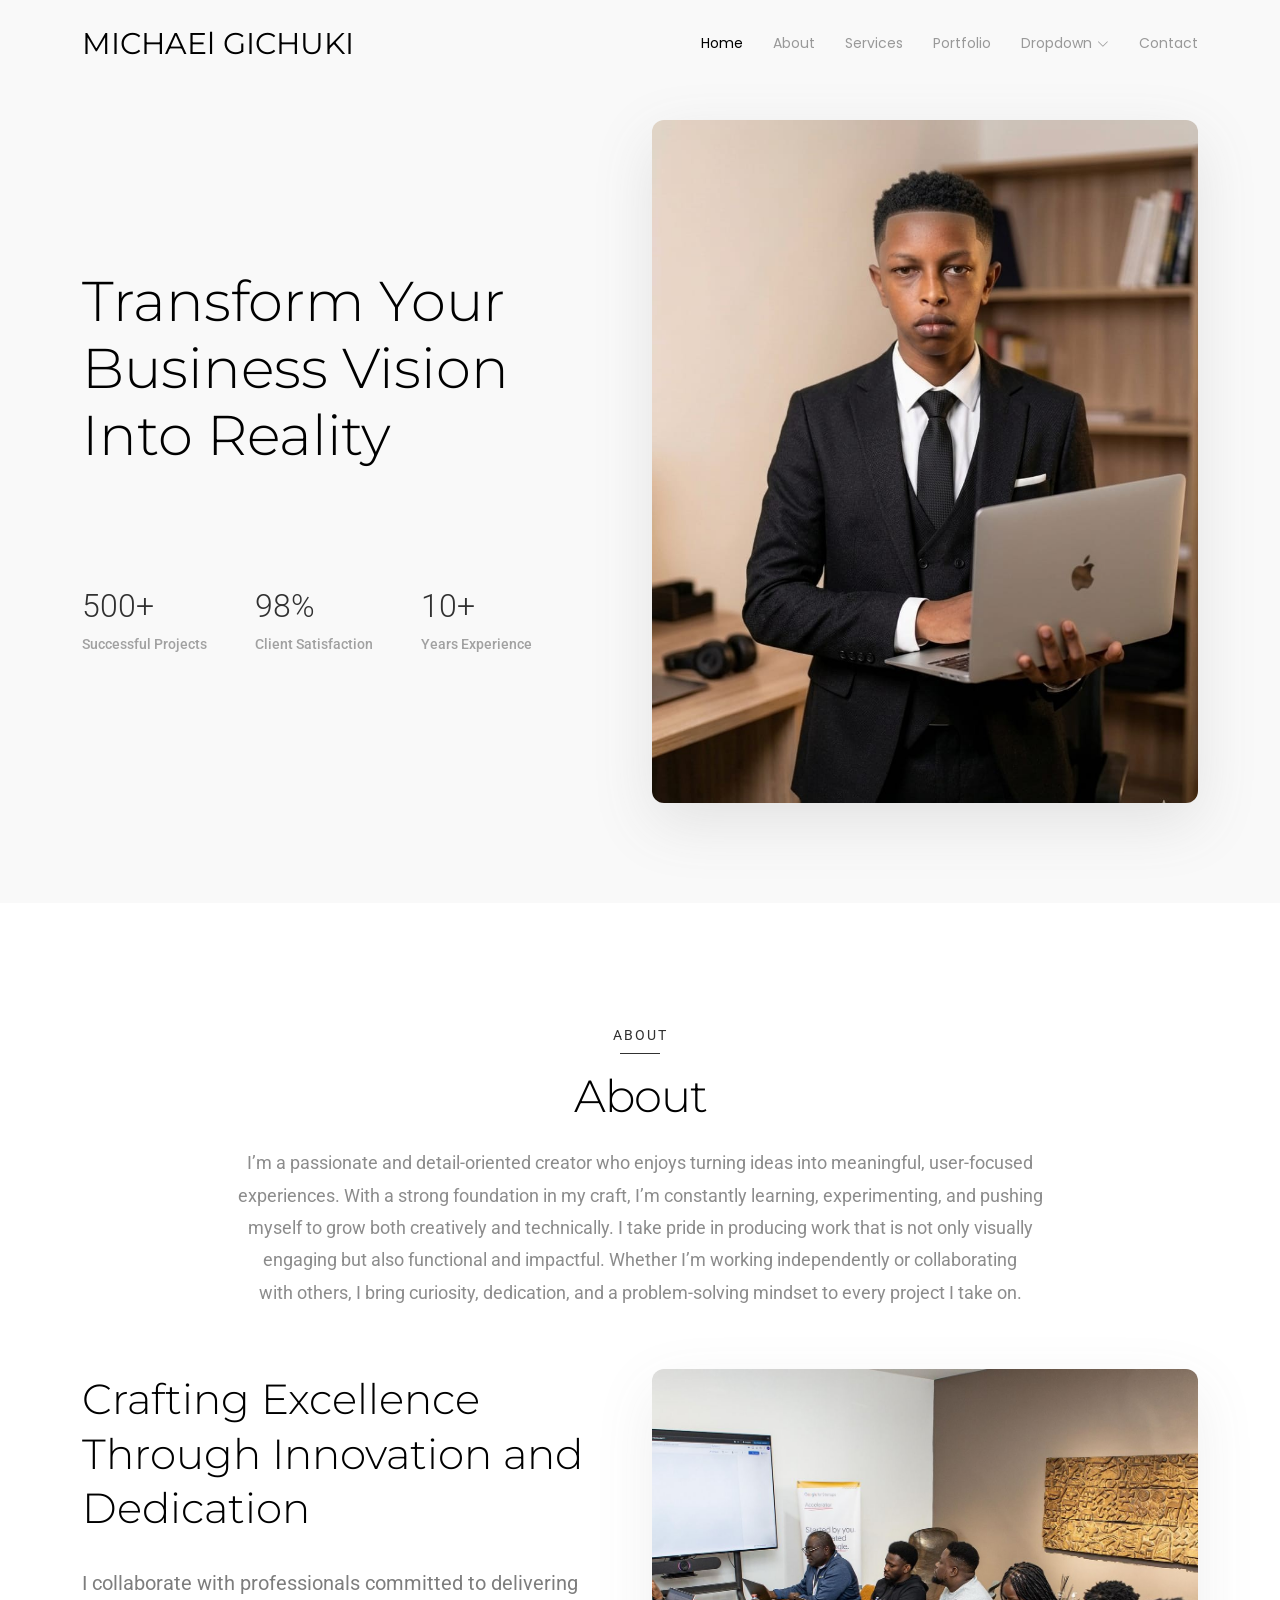
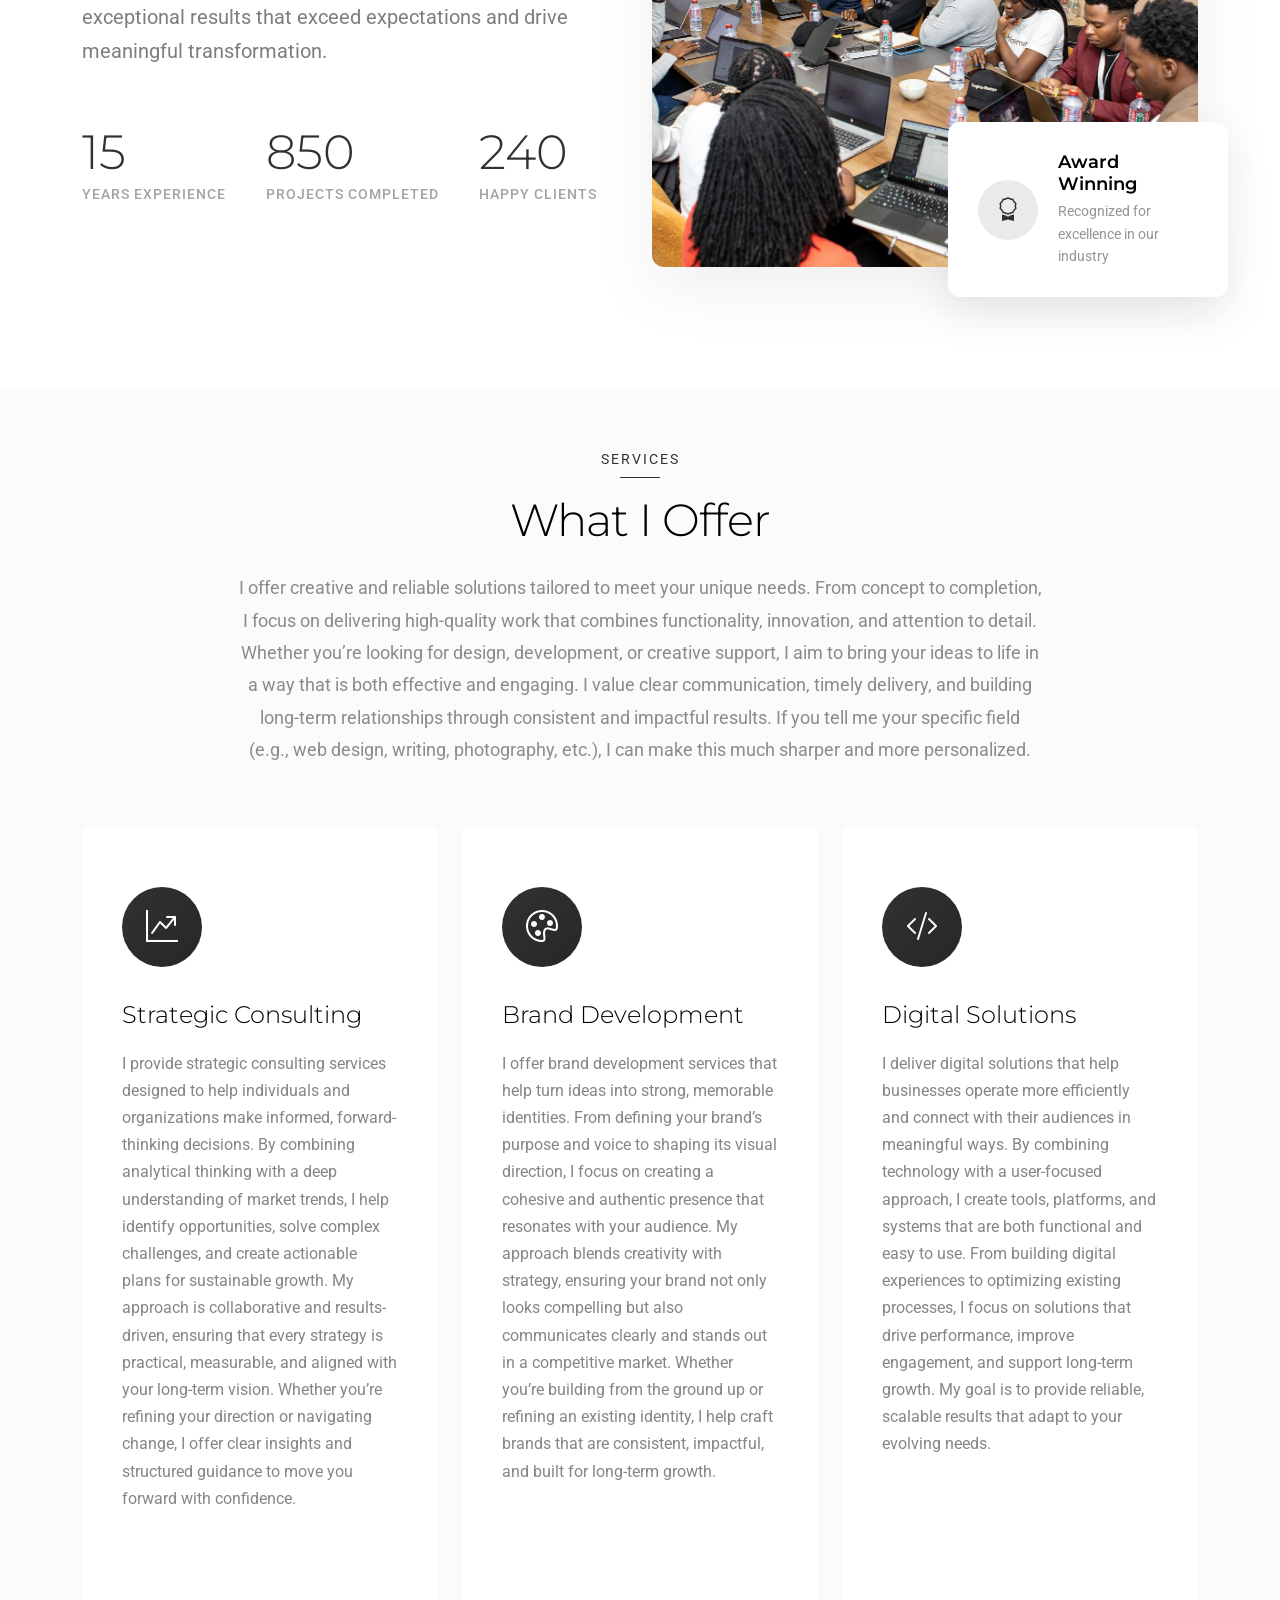
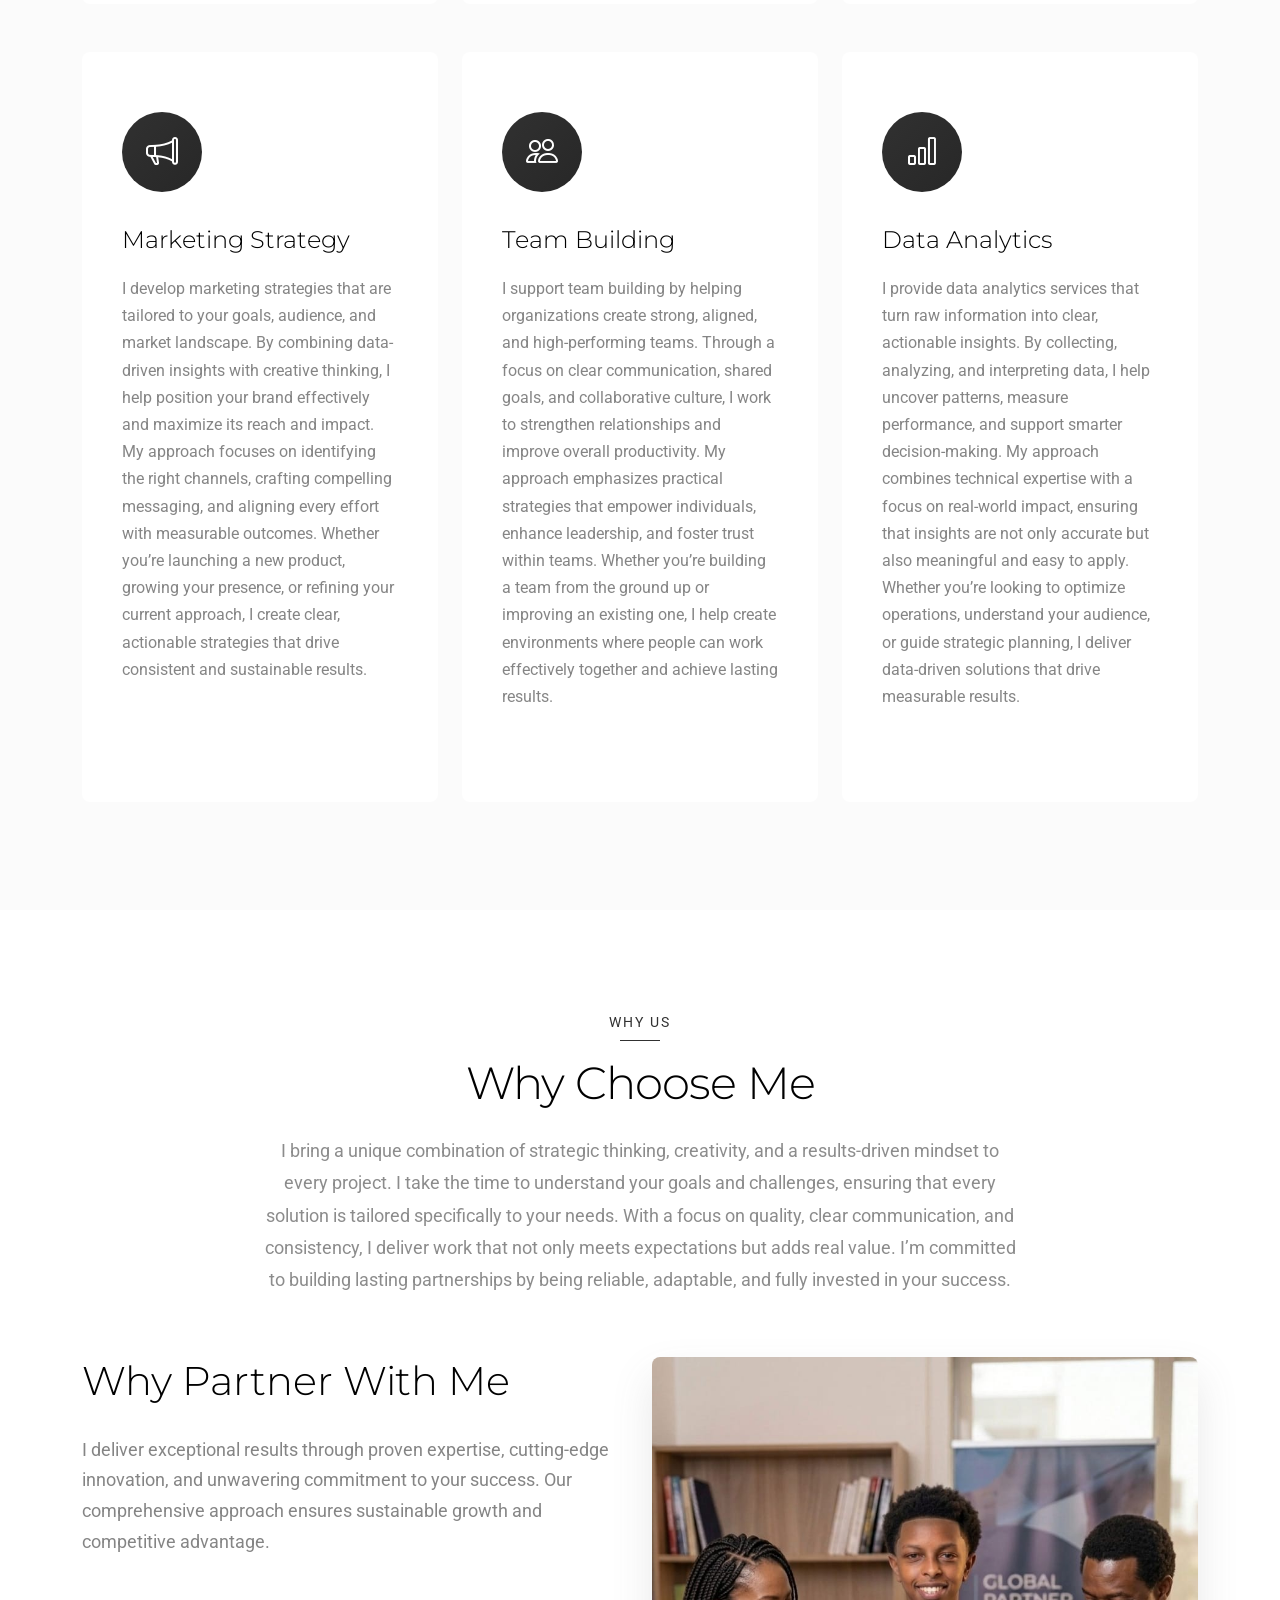
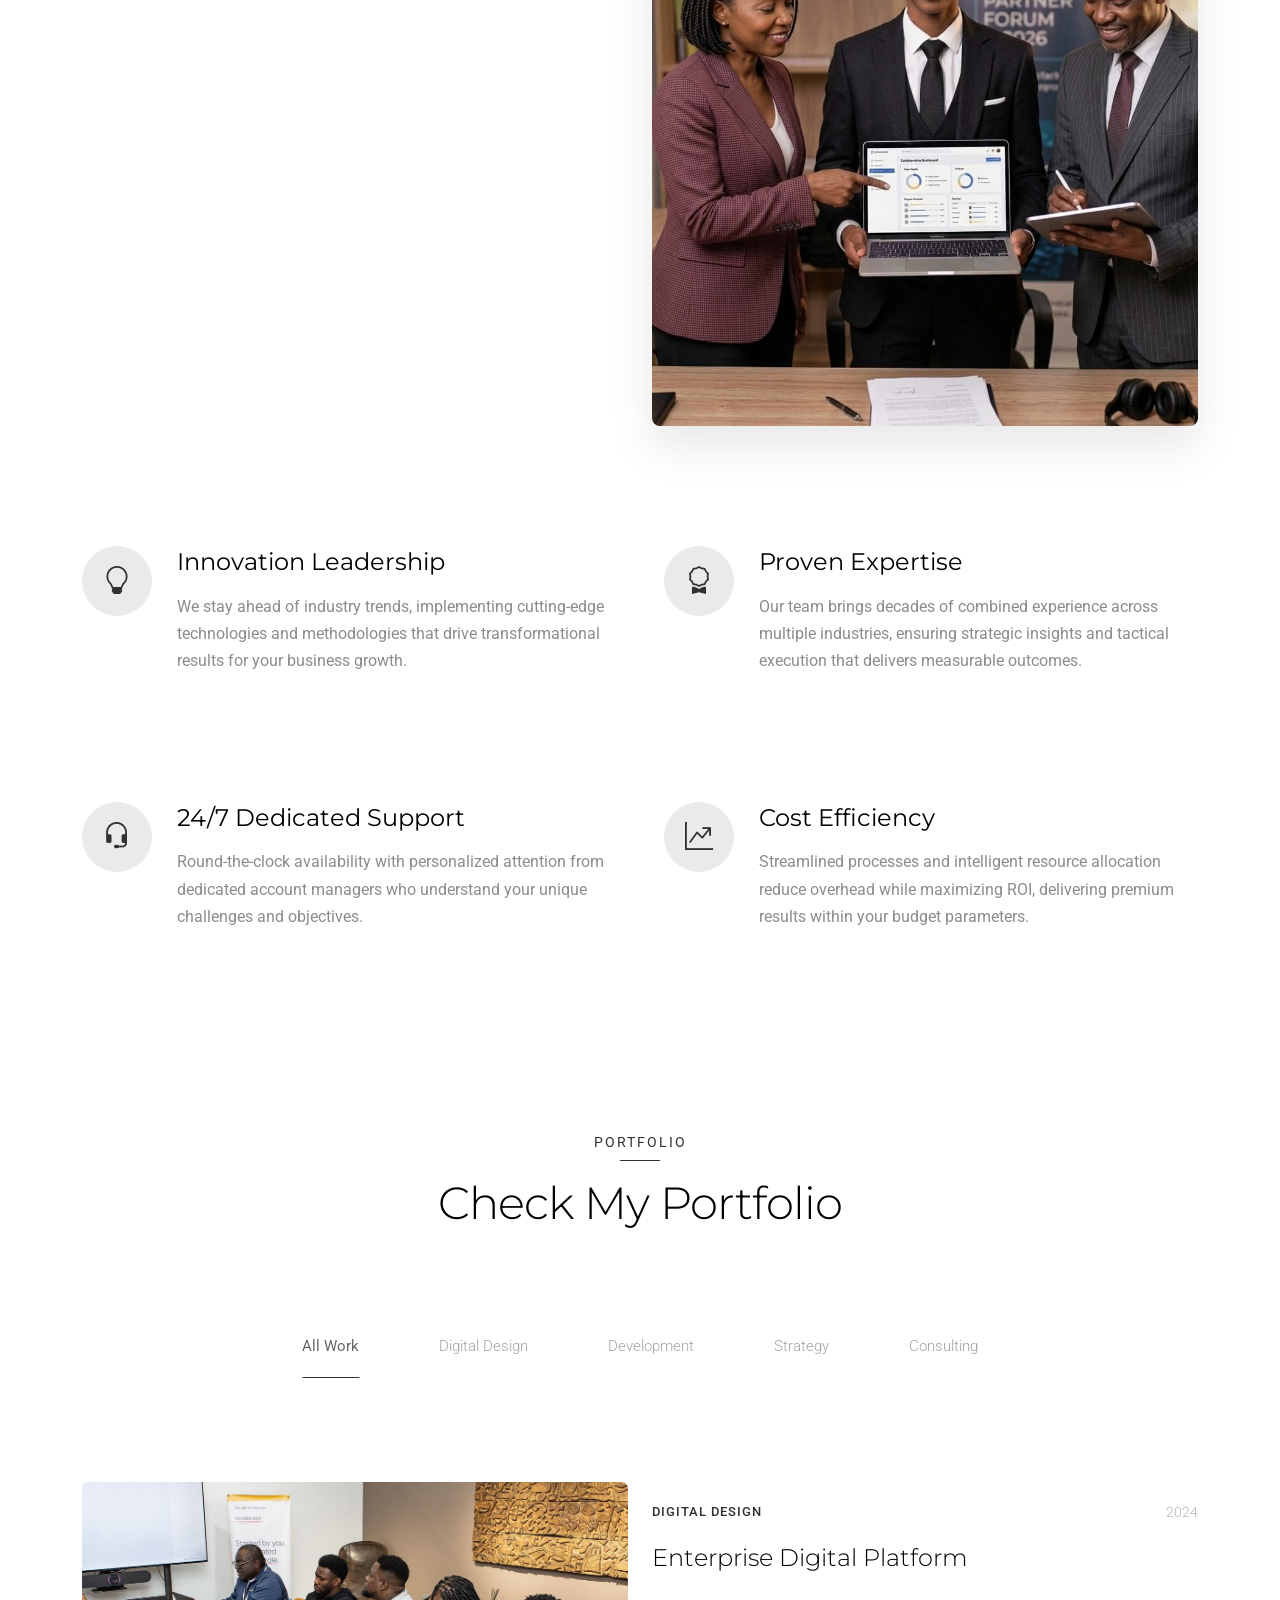
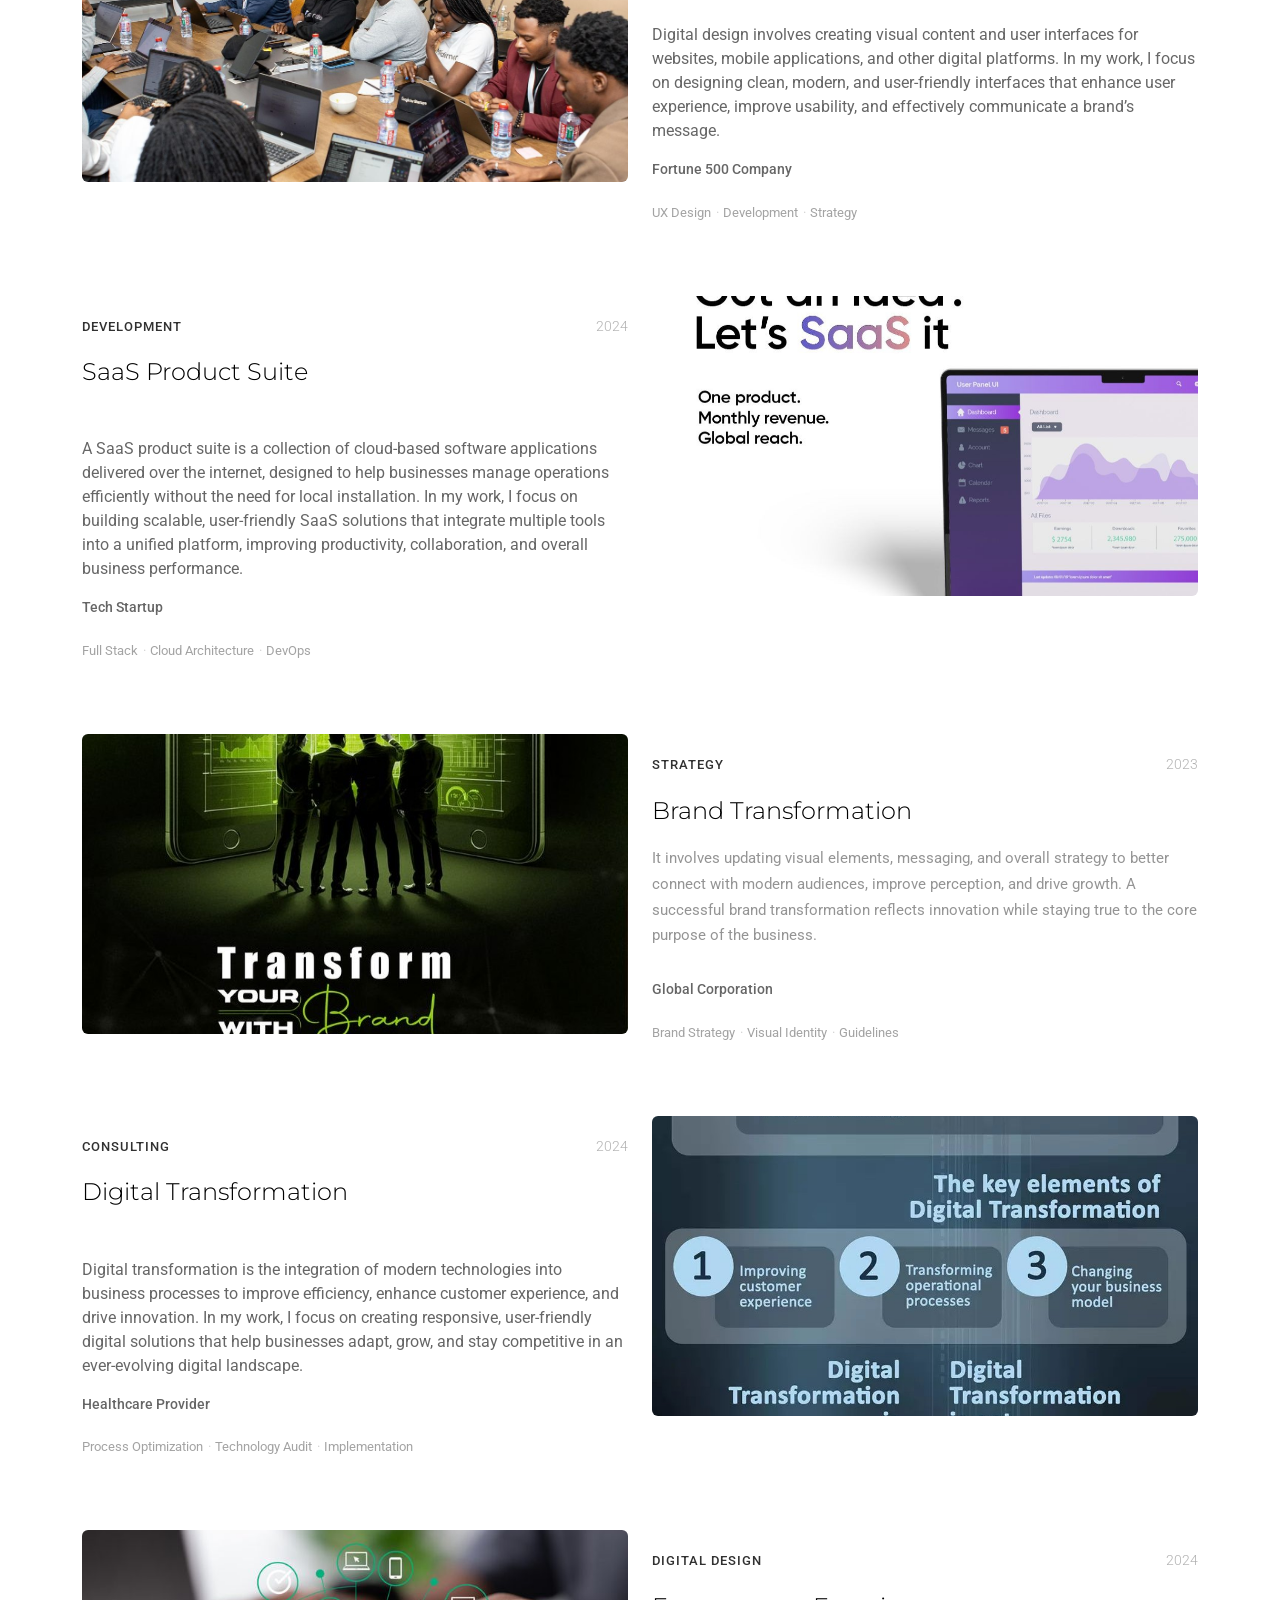
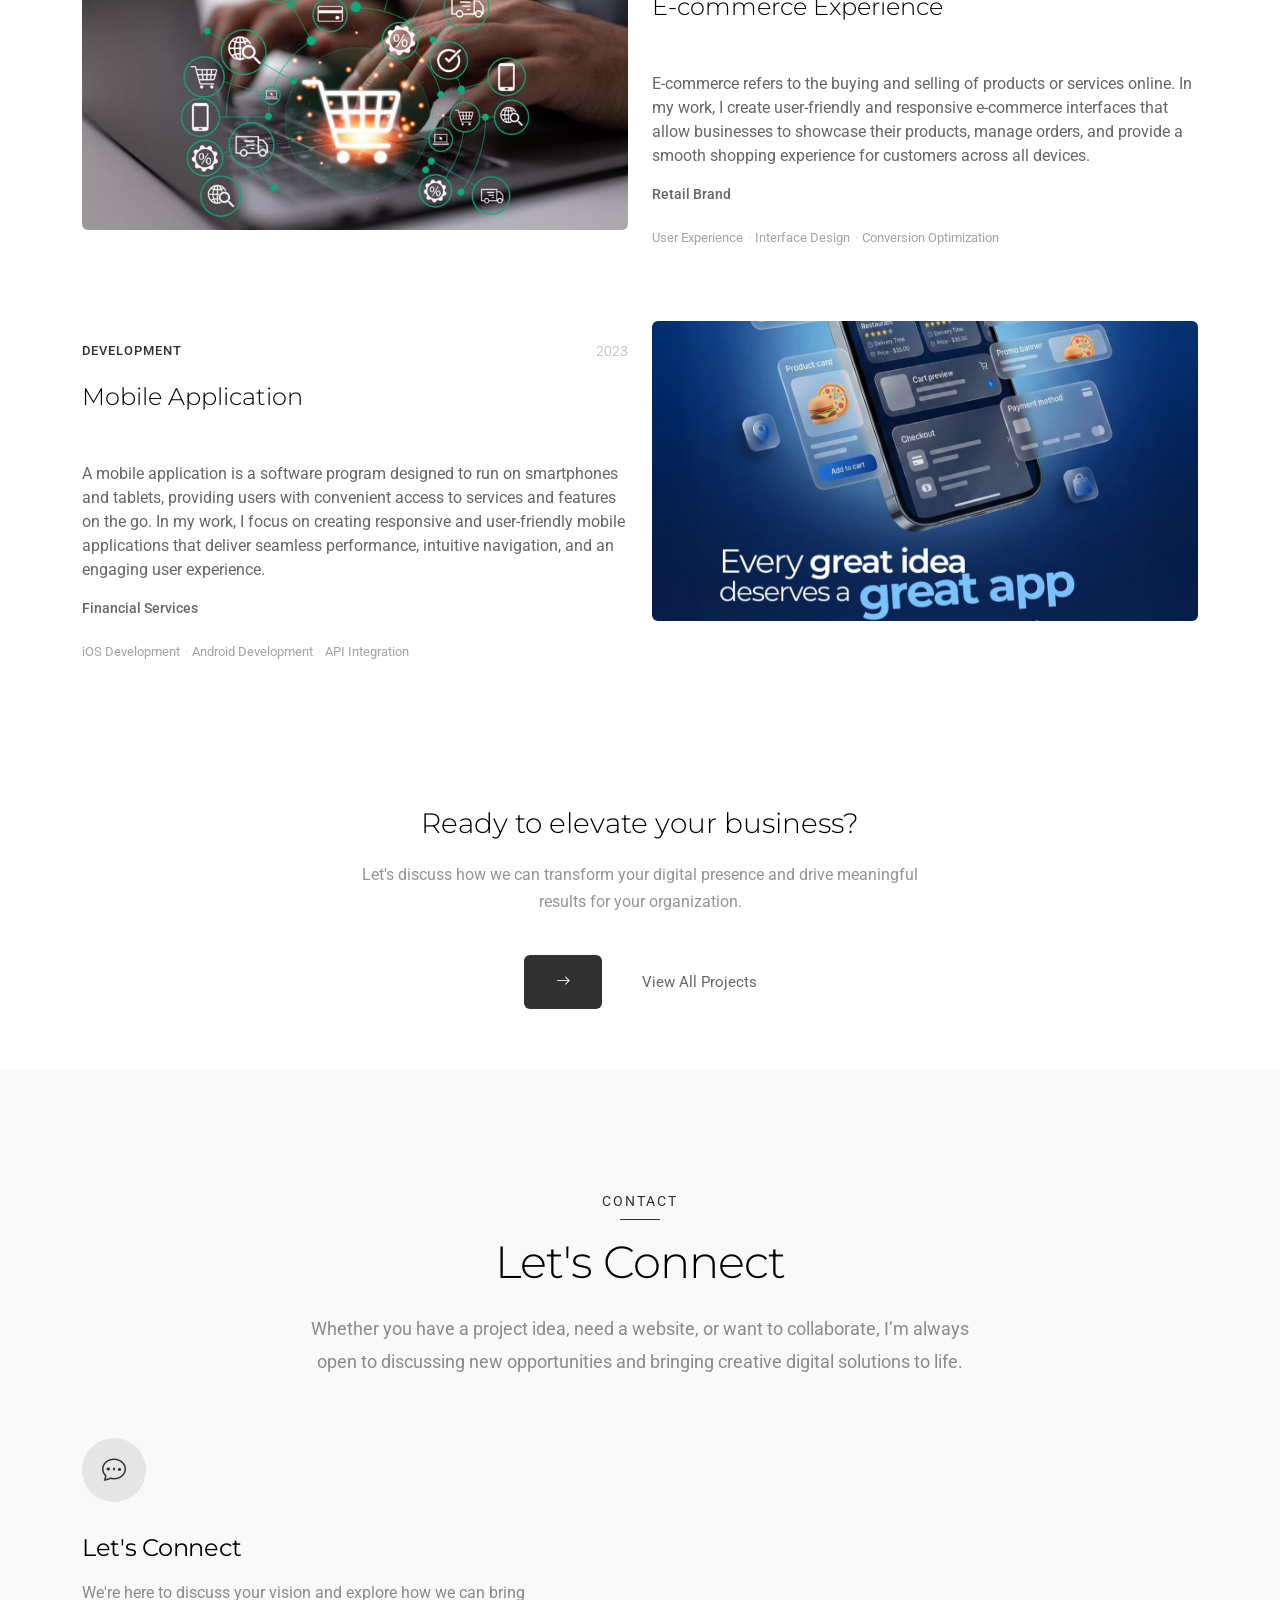
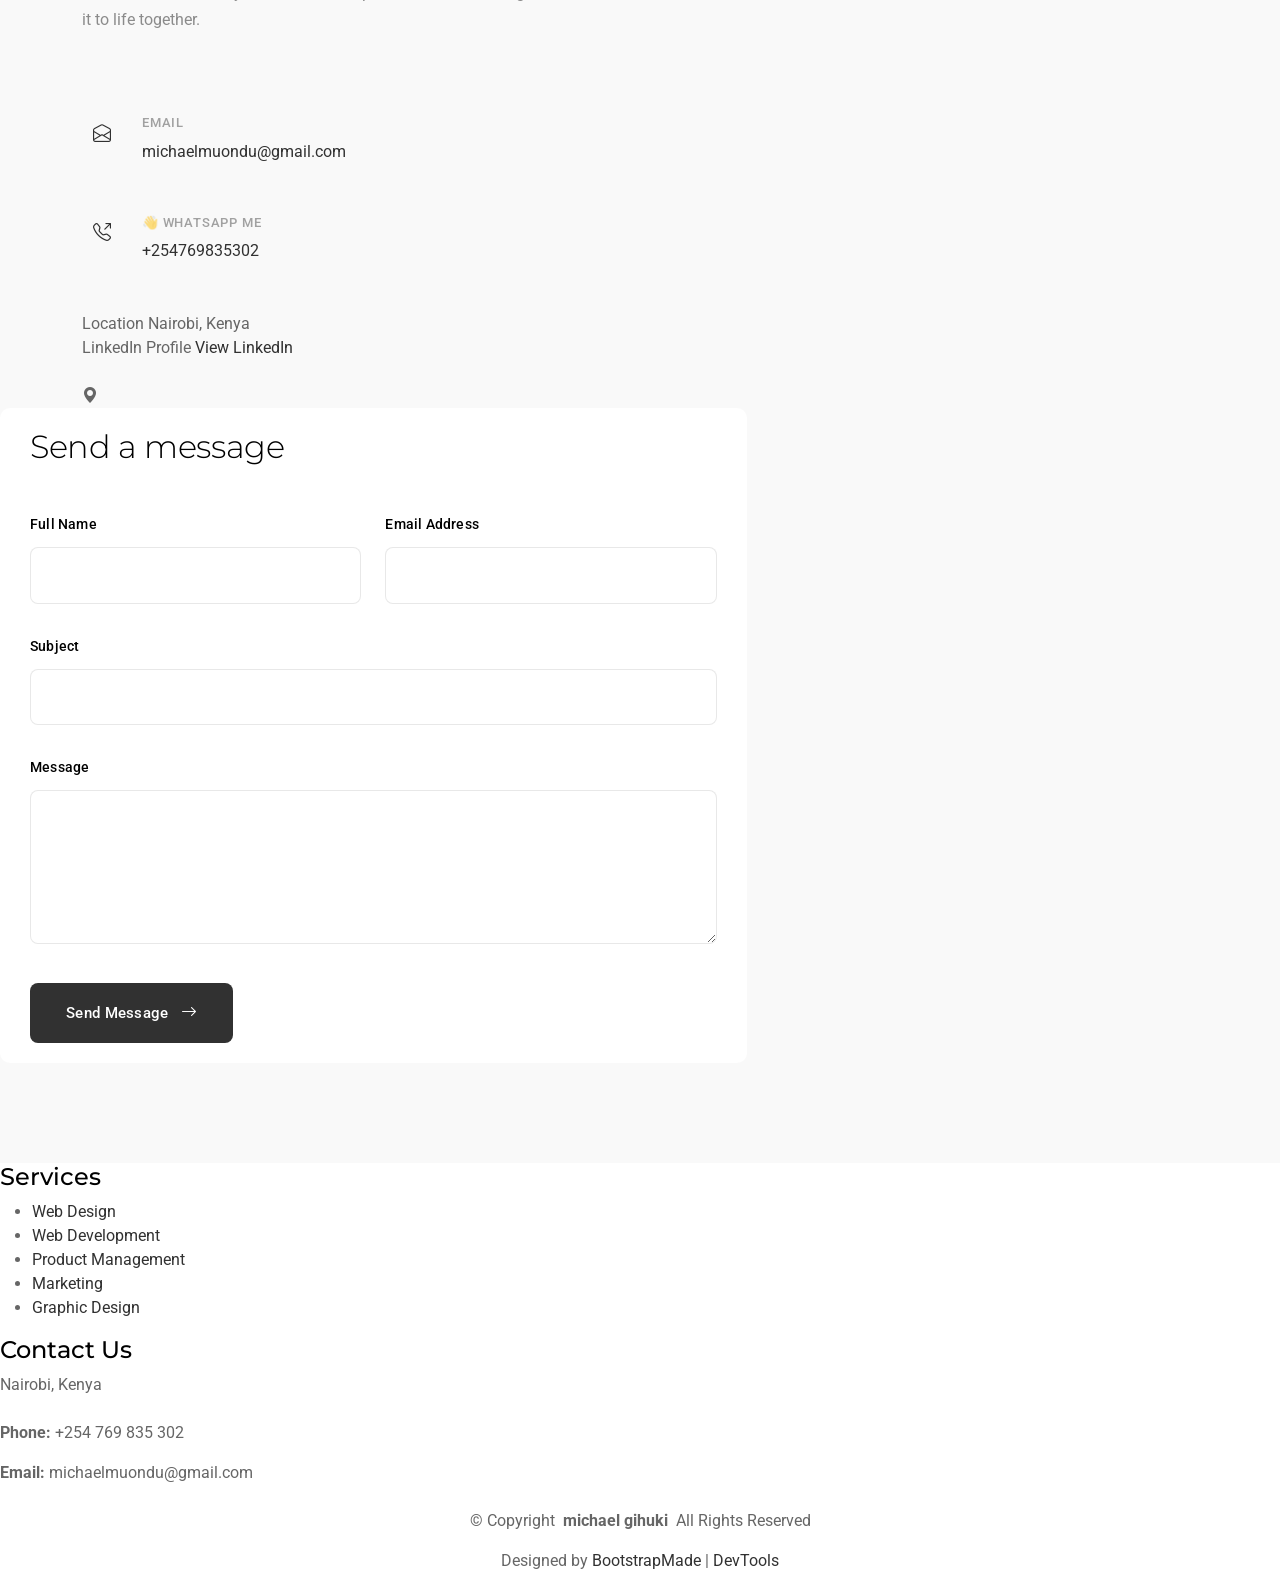
<file: index.html>
<!DOCTYPE html>
<html lang="en">

<head>
  <meta charset="utf-8">
  <meta content="width=device-width, initial-scale=1.0" name="viewport">
  <title>Index - Axis Bootstrap Template</title>
  <meta name="description" content="">
  <meta name="keywords" content="">

  <!-- Favicons -->

  <!-- Fonts -->
  <link href="https://fonts.googleapis.com" rel="preconnect">
  <link href="https://fonts.gstatic.com" rel="preconnect" crossorigin>
  <link href="https://fonts.googleapis.com/css2?family=Roboto:ital,wght@0,100;0,300;0,400;0,500;0,700;0,900;1,100;1,300;1,400;1,500;1,700;1,900&family=Montserrat:ital,wght@0,100;0,200;0,300;0,400;0,500;0,600;0,700;0,800;0,900;1,100;1,200;1,300;1,400;1,500;1,600;1,700;1,800;1,900&family=Poppins:ital,wght@0,100;0,200;0,300;0,400;0,500;0,600;0,700;0,800;0,900;1,100;1,200;1,300;1,400;1,500;1,600;1,700;1,800;1,900&display=swap" rel="stylesheet">

  <!-- Vendor CSS Files -->
  <link href="assets/vendor/bootstrap/css/bootstrap.min.css" rel="stylesheet">
  <link href="assets/vendor/bootstrap-icons/bootstrap-icons.css" rel="stylesheet">
  <link href="assets/vendor/aos/aos.css" rel="stylesheet">
  <link href="assets/vendor/glightbox/css/glightbox.min.css" rel="stylesheet">
  <link href="assets/vendor/swiper/swiper-bundle.min.css" rel="stylesheet">

  <!-- Main CSS File -->
  <link href="assets/css/main.css" rel="stylesheet">

  <!-- =======================================================
  * Template Name: Axis
  * Template URL: https://bootstrapmade.com/axis-bootstrap-corporate-template/
  * Updated: Sep 13 2025 with Bootstrap v5.3.8
  * Author: BootstrapMade.com
  * License: https://bootstrapmade.com/license/
  ======================================================== -->
</head>

<body class="index-page">

  <header id="header" class="header d-flex align-items-center fixed-top">
    <div class="container-fluid container-xl position-relative d-flex align-items-center justify-content-between">

      <a href="index.html" class="logo d-flex align-items-center">
        <!-- Uncomment the line below if you also wish to use an image logo -->
        <!-- <img src="assets/img/logo.webp" alt=""> -->
        <h1 class="style-1"class="sitename"><b></b>MICHAEl GICHUKI</b></h1>

      </a>

      <nav id="navmenu" class="navmenu">
        <ul>
          <li><a href="#hero" class="active">Home</a></li>
          <li><a href="#about">About</a></li>
          <li><a href="#services">Services</a></li>
          <li><a href="#portfolio">Portfolio</a></li>
          <li class="dropdown"><a href="#"><span>Dropdown</span> <i class="bi bi-chevron-down toggle-dropdown"></i></a>
            <ul>
              <li><a href="#">Dropdown 1</a></li>
              <li class="dropdown"><a href="#"><span>Deep Dropdown</span> <i class="bi bi-chevron-down toggle-dropdown"></i></a>
                <ul>
                  <li><a href="#">Deep Dropdown 1</a></li>
                  <li><a href="#">Deep Dropdown 2</a></li>
                  <li><a href="#">Deep Dropdown 3</a></li>
                  <li><a href="#">Deep Dropdown 4</a></li>
                  <li><a href="#">Deep Dropdown 5</a></li>
                </ul>
              </li>
              <li><a href="#">Dropdown 2</a></li>
              <li><a href="#">Dropdown 3</a></li>
              <li><a href="#">Dropdown 4</a></li>
            </ul>
          </li>
          <li><a href="#contact">Contact</a></li>
        </ul>
        <i class="mobile-nav-toggle d-xl-none bi bi-list"></i>
      </nav>

    </div>
  </header>

  <main class="main">

    <!-- Hero Section -->
    <section id="hero" class="hero section light-background">

      <div class="container" data-aos="fade-up" data-aos-delay="100">

        <div class="row align-items-center">
          <div class="col-lg-6">
            <div class="hero-content">
              <h1 data-aos="fade-up" data-aos-delay="200">Transform Your Business Vision Into Reality</h1>
              <p data-aos="fade-up" data-aos-delay="300"></p>
              <div class="hero-cta" data-aos="fade-up" data-aos-delay="400">
                </a>
              </div>
              <div class="hero-stats" data-aos="fade-up" data-aos-delay="500">
                <div class="stat-item">
                  <div class="stat-number">500+</div>
                  <div class="stat-label">Successful Projects</div>
                </div>
                <div class="stat-item">
                  <div class="stat-number">98%</div>
                  <div class="stat-label">Client Satisfaction</div>
                </div>
                <div class="stat-item">
                  <div class="stat-number">10+</div>
                  <div class="stat-label">Years Experience</div>
                </div>
              </div>
            </div>
          </div>

          <div class="col-lg-6">
            <div class="hero-image" data-aos="fade-left" data-aos-delay="300">
              <img src="assets\img\portfolio\me.jpeg" alt="Business Success" class="img-fluid">
              
                </div>
                
                </div>
              </div>
            </div>
          </div>
        </div>

      </div>

    </section><!-- /Hero Section -->

    <!-- About Section -->
    <section id="about" class="about section">

      <!-- Section Title -->
      <div class="container section-title" data-aos="fade-up">
        <span class="subtitle">About</span>
        <h2>About </h2>
        <p>I’m a passionate and detail-oriented creator who enjoys turning ideas into meaningful, user-focused experiences. With a strong foundation in my craft, I’m constantly learning, experimenting, and pushing myself to grow both creatively and technically. I take pride in producing work that is not only visually engaging but also functional and impactful. Whether I’m working independently or collaborating with others, I bring curiosity, dedication, and a problem-solving mindset to every project I take on.
</p>
      </div><!-- End Section Title -->

      <div class="container" data-aos="fade-up" data-aos-delay="100">

        <div class="row align-items-center">
          <div class="col-lg-6" data-aos="fade-right" data-aos-delay="200">
            <div class="content">
              <h2>Crafting Excellence Through Innovation and Dedication</h2>
              <p class="lead">I collaborate with professionals committed to delivering exceptional results that exceed expectations and drive meaningful transformation.</p>
              <div class="stats-row">
                <div class="stat-item">
                  <div class="stat-number purecounter" data-purecounter-start="0" data-purecounter-end="15" data-purecounter-duration="1"></div>
                  <div class="stat-label">Years Experience</div>
                </div>
                <div class="stat-item">
                  <div class="stat-number purecounter" data-purecounter-start="0" data-purecounter-end="850" data-purecounter-duration="1"></div>
                  <div class="stat-label">Projects Completed</div>
                </div>
                <div class="stat-item">
                  <div class="stat-number purecounter" data-purecounter-start="0" data-purecounter-end="240" data-purecounter-duration="1"></div>
                  <div class="stat-label">Happy Clients</div>
                </div>
              </div>

              <div class="cta-section">
              </div>
            </div>
          </div>

          <div class="col-lg-6" data-aos="fade-left" data-aos-delay="300">
            <div class="image-wrapper">
              <img src="assets\img\portfolio\a57ed65d8d684412890a0201e5e2f12a.jpg" alt="About us" class="img-fluid">
              <div class="floating-card" data-aos="zoom-in" data-aos-delay="500">
                <div class="card-content">
                  <div class="icon">
                    <i class="bi bi-award"></i>
                  </div>
                  <div class="text">
                    <h4>Award Winning</h4>
                    <p>Recognized for excellence in our industry</p>
                  </div>
                </div>
              </div>
            </div>
          </div>
        </div>

      </div>

    </section><!-- /About Section -->

    <!-- Services Section -->
    <section id="services" class="services section">

      <!-- Section Title -->
      <div class="container section-title" data-aos="fade-up">
        <span class="subtitle">Services</span>
        <h2>What I Offer</h2>
        <p>

I offer creative and reliable solutions tailored to meet your unique needs. From concept to completion, I focus on delivering high-quality work that combines functionality, innovation, and attention to detail. Whether you’re looking for design, development, or creative support, I aim to bring your ideas to life in a way that is both effective and engaging. I value clear communication, timely delivery, and building long-term relationships through consistent and impactful results.

If you tell me your specific field (e.g., web design, writing, photography, etc.), I can make this much sharper and more personalized.
</p>
      </div><!-- End Section Title -->

      <div class="container" data-aos="fade-up" data-aos-delay="100">

        <div class="row gy-5">

          <div class="col-lg-4 col-md-6" data-aos="fade-up" data-aos-delay="200">
            <div class="service-item">
              <div class="service-icon">
                <i class="bi bi-graph-up-arrow"></i>
              </div>
              <h3>Strategic Consulting</h3>
              <p>

I provide strategic consulting services designed to help individuals and organizations make informed, forward-thinking decisions. By combining analytical thinking with a deep understanding of market trends, I help identify opportunities, solve complex challenges, and create actionable plans for sustainable growth. My approach is collaborative and results-driven, ensuring that every strategy is practical, measurable, and aligned with your long-term vision. Whether you’re refining your direction or navigating change, I offer clear insights and structured guidance to move you forward with confidence.
</p>
              <a href="service-details.html" class="service-link">
      
              </a>
            </div>
          </div><!-- End Service Item -->

          <div class="col-lg-4 col-md-6" data-aos="fade-up" data-aos-delay="300">
            <div class="service-item">
              <div class="service-icon">
                <i class="bi bi-palette"></i>
              </div>
              <h3>Brand Development</h3>
              <p>

I offer brand development services that help turn ideas into strong, memorable identities. From defining your brand’s purpose and voice to shaping its visual direction, I focus on creating a cohesive and authentic presence that resonates with your audience. My approach blends creativity with strategy, ensuring your brand not only looks compelling but also communicates clearly and stands out in a competitive market. Whether you’re building from the ground up or refining an existing identity, I help craft brands that are consistent, impactful, and built for long-term growth.
</p>
              <a href="service-details.html" class="service-link">
                
              </a>
            </div>
          </div><!-- End Service Item -->

          <div class="col-lg-4 col-md-6" data-aos="fade-up" data-aos-delay="400">
            <div class="service-item">
              <div class="service-icon">
                <i class="bi bi-code-slash"></i>
              </div>
              <h3>Digital Solutions</h3>
              <p>

I deliver digital solutions that help businesses operate more efficiently and connect with their audiences in meaningful ways. By combining technology with a user-focused approach, I create tools, platforms, and systems that are both functional and easy to use. From building digital experiences to optimizing existing processes, I focus on solutions that drive performance, improve engagement, and support long-term growth. My goal is to provide reliable, scalable results that adapt to your evolving needs.
</p>
              <a href="service-details.html" class="service-link">
            
              </a>
            </div>
          </div><!-- End Service Item -->

          <div class="col-lg-4 col-md-6" data-aos="fade-up" data-aos-delay="200">
            <div class="service-item">
              <div class="service-icon">
                <i class="bi bi-megaphone"></i>
              </div>
              <h3>Marketing Strategy</h3>
              <p>

I develop marketing strategies that are tailored to your goals, audience, and market landscape. By combining data-driven insights with creative thinking, I help position your brand effectively and maximize its reach and impact. My approach focuses on identifying the right channels, crafting compelling messaging, and aligning every effort with measurable outcomes. Whether you’re launching a new product, growing your presence, or refining your current approach, I create clear, actionable strategies that drive consistent and sustainable results.
</p>
              <a href="service-details.html" class="service-link">
              
              </a>
            </div>
          </div><!-- End Service Item -->

          <div class="col-lg-4 col-md-6" data-aos="fade-up" data-aos-delay="300">
            <div class="service-item">
              <div class="service-icon">
                <i class="bi bi-people"></i>
              </div>
              <h3>Team Building</h3>
              <p>

I support team building by helping organizations create strong, aligned, and high-performing teams. Through a focus on clear communication, shared goals, and collaborative culture, I work to strengthen relationships and improve overall productivity. My approach emphasizes practical strategies that empower individuals, enhance leadership, and foster trust within teams. Whether you’re building a team from the ground up or improving an existing one, I help create environments where people can work effectively together and achieve lasting results.
</p>
              <a href="service-details.html" class="service-link">
      
              </a>
            </div>
          </div><!-- End Service Item -->

          <div class="col-lg-4 col-md-6" data-aos="fade-up" data-aos-delay="400">
            <div class="service-item">
              <div class="service-icon">
                <i class="bi bi-bar-chart"></i>
              </div>
              <h3>Data Analytics</h3>
              <p>

I provide data analytics services that turn raw information into clear, actionable insights. By collecting, analyzing, and interpreting data, I help uncover patterns, measure performance, and support smarter decision-making. My approach combines technical expertise with a focus on real-world impact, ensuring that insights are not only accurate but also meaningful and easy to apply. Whether you’re looking to optimize operations, understand your audience, or guide strategic planning, I deliver data-driven solutions that drive measurable results.
</p>
              <a href="service-details.html" class="service-link"
              </a>
            </div>
          </div><!-- End Service Item -->

        </div>

      </div>

    </section><!-- /Services Section -->

    <!-- Why Us Section -->
    <section id="why-us" class="why-us section">

      <!-- Section Title -->
      <div class="container section-title" data-aos="fade-up">
        <span class="subtitle">Why Us</span>
        <h2>Why Choose Me</h2>
        <p>

I bring a unique combination of strategic thinking, creativity, and a results-driven mindset to every project. I take the time to understand your goals and challenges, ensuring that every solution is tailored specifically to your needs. With a focus on quality, clear communication, and consistency, I deliver work that not only meets expectations but adds real value. I’m committed to building lasting partnerships by being reliable, adaptable, and fully invested in your success.
</p>
      </div><!-- End Section Title -->

      <div class="container" data-aos="fade-up" data-aos-delay="100">

        <div class="row">
          <div class="col-lg-6" data-aos="fade-right" data-aos-delay="200">
            <div class="content">
              <h2>Why Partner With Me</h2>
              <p>I deliver exceptional results through proven expertise, cutting-edge innovation, and unwavering commitment to your success. Our comprehensive approach ensures sustainable growth and competitive advantage.</p>
            </div>
          </div>
          <div class="col-lg-6" data-aos="fade-left" data-aos-delay="300">
            <div class="image-wrapper">
              <img src="assets\img\portfolio\connect.jpeg" alt="Professional team collaboration" class="img-fluid">
            </div>
          </div>
        </div>

        <div class="features-grid" data-aos="fade-up" data-aos-delay="400">
          <div class="row g-5">

            <div class="col-lg-6" data-aos="fade-up" data-aos-delay="100">
              <div class="feature-item">
                <div class="icon-wrapper">
                  <i class="bi bi-lightbulb"></i>
                </div>
                <div class="feature-content">
                  <h3>Innovation Leadership</h3>
                  <p>We stay ahead of industry trends, implementing cutting-edge technologies and methodologies that drive transformational results for your business growth.</p>
                </div>
              </div>
            </div><!-- End Feature Item -->

            <div class="col-lg-6" data-aos="fade-up" data-aos-delay="200">
              <div class="feature-item">
                <div class="icon-wrapper">
                  <i class="bi bi-award"></i>
                </div>
                <div class="feature-content">
                  <h3>Proven Expertise</h3>
                  <p>Our team brings decades of combined experience across multiple industries, ensuring strategic insights and tactical execution that delivers measurable outcomes.</p>
                </div>
              </div>
            </div><!-- End Feature Item -->

            <div class="col-lg-6" data-aos="fade-up" data-aos-delay="300">
              <div class="feature-item">
                <div class="icon-wrapper">
                  <i class="bi bi-headset"></i>
                </div>
                <div class="feature-content">
                  <h3>24/7 Dedicated Support</h3>
                  <p>Round-the-clock availability with personalized attention from dedicated account managers who understand your unique challenges and objectives.</p>
                </div>
              </div>
            </div><!-- End Feature Item -->

            <div class="col-lg-6" data-aos="fade-up" data-aos-delay="400">
              <div class="feature-item">
                <div class="icon-wrapper">
                  <i class="bi bi-graph-up-arrow"></i>
                </div>
                <div class="feature-content">
                  <h3>Cost Efficiency</h3>
                  <p>Streamlined processes and intelligent resource allocation reduce overhead while maximizing ROI, delivering premium results within your budget parameters.</p>
                </div>
              </div>
            </div><!-- End Feature Item -->

          </div>
        </div>

      </div>

    </section><!-- /Why Us Section -->

    <!-- Portfolio Section -->
    <section id="portfolio" class="portfolio section">

      <!-- Section Title -->
      <div class="container section-title" data-aos="fade-up">
        <span class="subtitle">Portfolio</span>
        <h2>Check My Portfolio</h2>
        
      </div><!-- End Section Title -->

      <div class="container" data-aos="fade-up" data-aos-delay="100">

        <div class="isotope-layout" data-default-filter="*" data-layout="masonry" data-sort="original-order">
          <ul class="portfolio-filters isotope-filters" data-aos="fade-up" data-aos-delay="200">
            <li data-filter="*" class="filter-active">All Work</li>
            <li data-filter=".filter-design">Digital Design</li>
            <li data-filter=".filter-development">Development</li>
            <li data-filter=".filter-strategy">Strategy</li>
            <li data-filter=".filter-consulting">Consulting</li>
          </ul><!-- End Portfolio Filters -->

          <div class="row gy-5 isotope-container" data-aos="fade-up" data-aos-delay="300">

            <div class="col-lg-12 portfolio-item isotope-item filter-design">
              <article class="portfolio-card">
                <div class="row g-4">
                  <div class="col-md-6">
                    <div class="project-visual">
                      <img src="assets/img/portfolio/a57ed65d8d684412890a0201e5e2f12a.jpg" alt="Enterprise Digital Platform" class="img-fluid" loading="lazy">
                      <div class="project-overlay">
                        <div class="overlay-content">
                          <a href="assets/img/portfolio/a57ed65d8d684412890a0201e5e2f12a.jpg" class="view-project glightbox" aria-label="View project image">
                            <i class="bi bi-eye"></i>
                          </a>
                          <a href="#" class="project-link" aria-label="View project details">
                            <i class="bi bi-arrow-up-right"></i>
                          </a>
                        </div>
                      </div>
                    </div>
                  </div>
                  <div class="col-md-6">
                    <div class="project-details">
                      <div class="project-header">
                        <span class="project-category">Digital Design</span>
                        <time class="project-year">2024</time>
                      </div>
                      <h3 class="project-title">Enterprise Digital Platform</h3>
                      <p class="project-description"><p>
Digital design involves creating visual content and user interfaces for websites, mobile applications, and other digital platforms. In my work, I focus on designing clean, modern, and user-friendly interfaces that enhance user experience, improve usability, and effectively communicate a brand’s message.
</p>
                      <div class="project-meta">
                        <span class="client-name">Fortune 500 Company</span>
                        <div class="project-scope">
                          <span class="scope-item">UX Design</span>
                          <span class="scope-item">Development</span>
                          <span class="scope-item">Strategy</span>
                        </div>
                      </div>
                    </div>
                  </div>
                </div>
              </article>
            </div>

            <div class="col-lg-12 portfolio-item isotope-item filter-development">
              <article class="portfolio-card">
                <div class="row g-4">
                  <div class="col-md-6 order-md-2">
                    <div class="project-visual">
                      <img src="assets/img/portfolio/saas.jpg" alt="SaaS Product Suite" class="img-fluid" loading="lazy">
                      <div class="project-overlay">
                        <div class="overlay-content">
                          <a href="assets/img/portfolio/saas.jpg" class="view-project glightbox" aria-label="View project image">
                            <i class="bi bi-eye"></i>
                          </a>
                          <a href="#" class="project-link" aria-label="View project details">
                            <i class="bi bi-arrow-up-right"></i>
                          </a>
                        </div>
                      </div>
                    </div>
                  </div>
                  <div class="col-md-6 order-md-1">
                    <div class="project-details">
                      <div class="project-header">
                        <span class="project-category">Development</span>
                        <time class="project-year">2024</time>
                      </div>
                      <h3 class="project-title">SaaS Product Suite</h3>
                      <p class="project-description"><p>
A SaaS product suite is a collection of cloud-based software applications delivered over the internet, designed to help businesses manage operations efficiently without the need for local installation. In my work, I focus on building scalable, user-friendly SaaS solutions that integrate multiple tools into a unified platform, improving productivity, collaboration, and overall business performance.
</p>
                      <div class="project-meta">
                        <span class="client-name">Tech Startup</span>
                        <div class="project-scope">
                          <span class="scope-item">Full Stack</span>
                          <span class="scope-item">Cloud Architecture</span>
                          <span class="scope-item">DevOps</span>
                        </div>
                      </div>
                    </div>
                  </div>
                </div>
              </article>
            </div>

            <div class="col-lg-12 portfolio-item isotope-item filter-strategy">
              <article class="portfolio-card">
                <div class="row g-4">
                  <div class="col-md-6">
                    <div class="project-visual">
                      <img src="assets/img/portfolio/brand growth.jpg" alt="Brand Transformation" class="img-fluid" loading="lazy">
                      <div class="project-overlay">
                        <div class="overlay-content">
                          <a href="assets/img/portfolio/brand growth.jpg" class="view-project glightbox" aria-label="View project image">
                            <i class="bi bi-eye"></i>
                          </a>
                          <a href="#" class="project-link" aria-label="View project details">
                            <i class="bi bi-arrow-up-right"></i>
                          </a>
                        </div>
                      </div>
                    </div>
                  </div>
                  <div class="col-md-6">
                    <div class="project-details">
                      <div class="project-header">
                        <span class="project-category">Strategy</span>
                        <time class="project-year">2023</time>
                      </div>
                      <h3 class="project-title">Brand Transformation</h3>
                      <p class="project-description">
 It involves updating visual elements, messaging, and overall strategy to better connect with modern audiences, improve perception, and drive growth. A successful brand transformation reflects innovation while staying true to the core purpose of the business.
</p>
                      <div class="project-meta">
                        <span class="client-name">Global Corporation</span>
                        <div class="project-scope">
                          <span class="scope-item">Brand Strategy</span>
                          <span class="scope-item">Visual Identity</span>
                          <span class="scope-item">Guidelines</span>
                        </div>
                      </div>
                    </div>
                  </div>
                </div>
              </article>
            </div>

            <div class="col-lg-12 portfolio-item isotope-item filter-consulting">
              <article class="portfolio-card">
                <div class="row g-4">
                  <div class="col-md-6 order-md-2">
                    <div class="project-visual">
                      <img src="assets/img/portfolio/digital transformation.jpg" alt="Digital Transrmation" class="img-fluid" loading="lazy">
                      <div class="project-overlay">
                        <div class="overlay-content">
                          <a href="assets/img/portfolio/digital transformation.jpg" class="view-project glightbox" aria-label="View project image">
                            <i class="bi bi-eye"></i>
                          </a>
                          <a href="#" class="project-link" aria-label="View project details">
                            <i class="bi bi-arrow-up-right"></i>
                          </a>
                        </div>
                      </div>
                    </div>
                  </div>
                  <div class="col-md-6 order-md-1">
                    <div class="project-details">
                      <div class="project-header">
                        <span class="project-category">Consulting</span>
                        <time class="project-year">2024</time>
                      </div>
                      <h3 class="project-title">Digital Transformation</h3>
                      <p class="project-description"><p>
Digital transformation is the integration of modern technologies into business processes to improve efficiency, enhance customer experience, and drive innovation. In my work, I focus on creating responsive, user-friendly digital solutions that help businesses adapt, grow, and stay competitive in an ever-evolving digital landscape.
</p>
                      <div class="project-meta">
                        <span class="client-name">Healthcare Provider</span>
                        <div class="project-scope">
                          <span class="scope-item">Process Optimization</span>
                          <span class="scope-item">Technology Audit</span>
                          <span class="scope-item">Implementation</span>
                        </div>
                      </div>
                    </div>
                  </div>
                </div>
              </article>
            </div>

            <div class="col-lg-12 portfolio-item isotope-item filter-design">
              <article class="portfolio-card">
                <div class="row g-4">
                  <div class="col-md-6">
                    <div class="project-visual">
                      <img src="assets/img/portfolio/ecommerce.jpg" alt="E-commerce Experience" class="img-fluid" loading="lazy">
                      <div class="project-overlay">
                        <div class="overlay-content">
                          <a href="assets/img/portfolio/ecommerce.jpg" class="view-project glightbox" aria-label="View project image">
                            <i class="bi bi-eye"></i>
                          </a>
                          <a href="#" class="project-link" aria-label="View project details">
                            <i class="bi bi-arrow-up-right"></i>
                          </a>
                        </div>
                      </div>
                    </div>
                  </div>
                  <div class="col-md-6">
                    <div class="project-details">
                      <div class="project-header">
                        <span class="project-category">Digital Design</span>
                        <time class="project-year">2024</time>
                      </div>
                      <h3 class="project-title">E-commerce Experience</h3>
                      <p class="project-description"><p>
E-commerce refers to the buying and selling of products or services online. In my work, I create user-friendly and responsive e-commerce interfaces that allow businesses to showcase their products, manage orders, and provide a smooth shopping experience for customers across all devices.
</p>
                      <div class="project-meta">
                        <span class="client-name">Retail Brand</span>
                        <div class="project-scope">
                          <span class="scope-item">User Experience</span>
                          <span class="scope-item">Interface Design</span>
                          <span class="scope-item">Conversion Optimization</span>
                        </div>
                      </div>
                    </div>
                  </div>
                </div>
              </article>
            </div>

            <div class="col-lg-12 portfolio-item isotope-item filter-development">
              <article class="portfolio-card">
                <div class="row g-4">
                  <div class="col-md-6 order-md-2">
                    <div class="project-visual">
                      <img src="assets/img/portfolio/mobile.jpg" alt="Mobile Application" class="img-fluid" loading="lazy">
                      <div class="project-overlay">
                        <div class="overlay-content">
                          <a href="assets/img/portfolio/mobile.jpg" class="view-project glightbox" aria-label="View project image">
                            <i class="bi bi-eye"></i>
                          </a>
                          <a href="#" class="project-link" aria-label="View project details">
                            <i class="bi bi-arrow-up-right"></i>
                          </a>
                        </div>
                      </div>
                    </div>
                  </div>
                  <div class="col-md-6 order-md-1">
                    <div class="project-details">
                      <div class="project-header">
                        <span class="project-category">Development</span>
                        <time class="project-year">2023</time>
                      </div>
                      <h3 class="project-title">Mobile Application</h3>
                      <p class="project-description"><p>
A mobile application is a software program designed to run on smartphones and tablets, providing users with convenient access to services and features on the go. In my work, I focus on creating responsive and user-friendly mobile applications that deliver seamless performance, intuitive navigation, and an engaging user experience.
</p>
                      <div class="project-meta">
                        <span class="client-name">Financial Services</span>
                        <div class="project-scope">
                          <span class="scope-item">iOS Development</span>
                          <span class="scope-item">Android Development</span>
                          <span class="scope-item">API Integration</span>
                        </div>
                      </div>
                    </div>
                  </div>
                </div>
              </article>
            </div>

          </div><!-- End Portfolio Items Container -->

        </div>

        <div class="portfolio-conclusion" data-aos="fade-up" data-aos-delay="400">
          <div class="conclusion-content">
            <h4>Ready to elevate your business?</h4>
            <p>Let's discuss how we can transform your digital presence and drive meaningful results for your organization.</p>
            <div class="conclusion-actions">
              <a href="#contact" class="primary-action">
              
                <i class="bi bi-arrow-right"></i>
              </a>
              <a href="#portfolio" class="secondary-action">
                View All Projects
              </a>
            </div>
          </div>
        </div>

      </div>

    </section><!-- /Portfolio Section -->

      <!-- Section Title -->
   

    <!-- Contact Section -->
    <section id="contact" class="contact section light-background">
      <!-- Section Title -->
      <div class="container section-title" data-aos="fade-up">
        <span class="subtitle">Contact</span>
        <h2>Let's Connect</h2>
        <p> Whether you have a project idea, need a website, or want to collaborate, I’m always open to discussing new opportunities and bringing creative digital solutions to life.
</p>
      </div><!-- End Section Title -->

      <div class="container">
        <div class="row gy-4">
          <div class="col-lg-5">

            <div class="info-item">
              <div class="info-icon">
                <i class="bi bi-chat-dots"></i>
              </div>
              <div class="info-content">
                <h4>Let's Connect</h4>
                <p>We're here to discuss your vision and explore how we can bring it to life together.</p>
              </div>
            </div>

            <div class="contact-details">

              <div class="detail-item">
                <div class="detail-icon">
                  <i class="bi bi-envelope-open"></i>
                </div>
                <div class="detail-content">
                  <span class="detail-label">Email</span>
                  <span class="detail-value"><a href="https://mail.google.com/mail/u/0/?tab=rm&ogbl#inbox?compose=new">michaelmuondu@gmail.com</a></span>
                </div>
              </div>

              <div class="detail-item">
                <div class="detail-icon">
                  <i class="bi bi-telephone-outbound"></i>
                </div>
                <div class="detail-content">
                  <span class="detail-label">👋 Whatsapp Me</span>
                  <span class="detail-value"><a href="https://wa.link/am5tme">+254769835302</a></span>
                </div>
              </div>
              <div class="detail-content">
                <span class="detail-label">Location</span>
                <span class="detail-value">Nairobi, Kenya</span>  
              </div>
              </div>
            <div class="detail-content">
                <span class="detail-label">LinkedIn Profile</span>
                <a href="https://www.linkedin.com/in/michael-muondu-b8604930a" class="detail-link" target="_blank">View LinkedIn</a>
              </div>
              </div>  

              <div class="detail-item">
                <div class="detail-icon">
                  <i class="bi bi-geo-alt-fill"></i>
                </div>
              </div>

            </div>

          </div>

          <div class="col-lg-7">
            <div class="form-wrapper">
              <div class="form-header">
                <h3>Send a message</h3>
              </div>

              <form action="#contacts" method="post" class="php-email-form">

                <div class="row">
                  <div class="col-md-6">
                    <div class="form-group">
                      <label>Full Name</label>
                      <input type="text" name="name" required="">
                    </div>
                  </div>
                  <div class="col-md-6">
                    <div class="form-group">
                      <label>Email Address</label>
                      <input type="email" name="email" required="">
                    </div>
                  </div>
                </div>

                <div class="form-group">
                  <label>Subject</label>
                  <input type="text" name="subject" required="">
                </div>

                <div class="form-group">
                  <label for="projectMessage">Message</label>
                  <textarea name="message" id="projectMessage" rows="5" required=""></textarea>
                </div>

                <div class="my-3">
                  <div class="loading">Loading</div>
                  <div class="error-message"></div>
                  <div class="sent-message">Your message has been sent. Thank you!</div>
                </div>

                <button type="submit" class="submit-btn">
                  <span>Send Message</span>
                  <i class="bi bi-arrow-right"></i>
                </button>

              </form>

            </div>

          </div>

        </div>
      </div>

    </section><!-- /Contact Section -->

  </main>

        <div class="col-lg-2 col-6 footer-links">
          <h4> Services</h4>
          <ul>
            <li><a href="#">Web Design</a></li>
            <li><a href="#">Web Development</a></li>
            <li><a href="#">Product Management</a></li>
            <li><a href="#">Marketing</a></li>
            <li><a href="#">Graphic Design</a></li>
          </ul>
        </div>

        <div class="col-lg-3 col-md-12 footer-contact text-center text-md-start">
          <h4>Contact Us</h4>
          <p>Nairobi, Kenya</p>
          <p class="mt-4"><strong>Phone:</strong> <span>+254 769 835 302</span></p>
          <p><strong>Email:</strong> <span>michaelmuondu@gmail.com</span></p>
        </div>

      </div>
    </div>

    <div class="container copyright text-center mt-4">
      <p>© <span>Copyright</span> <strong class="px-1 sitename">michael gihuki</strong> <span>All Rights Reserved</span></p>
      <div class="credits">
        <!-- All the links in the footer should remain intact. -->
        <!-- You can delete the links only if you've purchased the pro version. -->
        <!-- Licensing information: https://bootstrapmade.com/license/ -->
        <!-- Purchase the pro version with working PHP/AJAX contact form: [buy-url] -->
        Designed by <a href="https://bootstrapmade.com/">BootstrapMade</a> | <a href="https://bootstrapmade.com/tools/">DevTools</a>
      </div>
    </div>

  </footer>

  <!-- Scroll Top -->
  <a href="#" id="scroll-top" class="scroll-top d-flex align-items-center justify-content-center"><i class="bi bi-arrow-up-short"></i></a>

  <!-- Preloader -->
  <div id="preloader"></div>

  <!-- Vendor JS Files -->
  <script src="assets/vendor/bootstrap/js/bootstrap.bundle.min.js"></script>
  <script src="assets/vendor/php-email-form/validate.js"></script>
  <script src="assets/vendor/aos/aos.js"></script>
  <script src="assets/vendor/glightbox/js/glightbox.min.js"></script>
  <script src="assets/vendor/purecounter/purecounter_vanilla.js"></script>
  <script src="assets/vendor/imagesloaded/imagesloaded.pkgd.min.js"></script>
  <script src="assets/vendor/isotope-layout/isotope.pkgd.min.js"></script>
  <script src="assets/vendor/swiper/swiper-bundle.min.js"></script>

  <!-- Main JS File -->
  <script src="assets/js/main.js"></script>

</body>

</html>
</file>
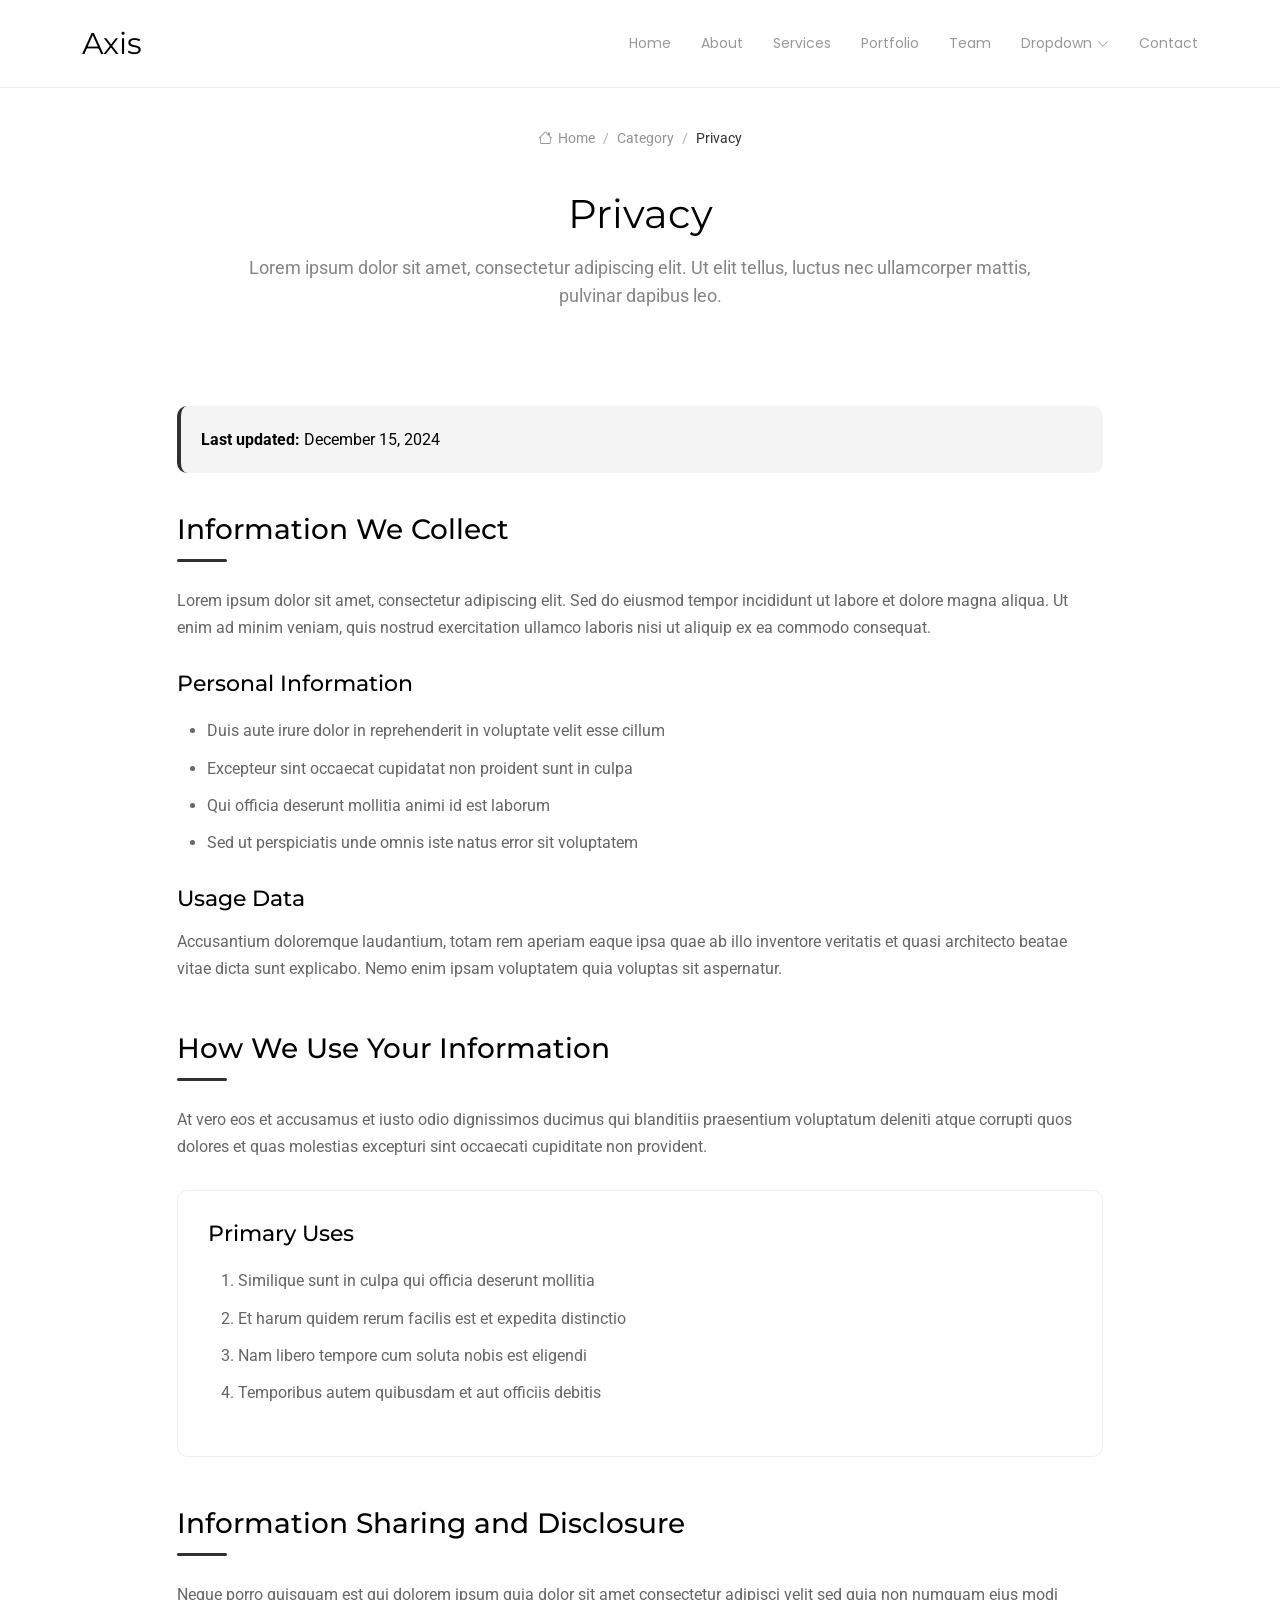
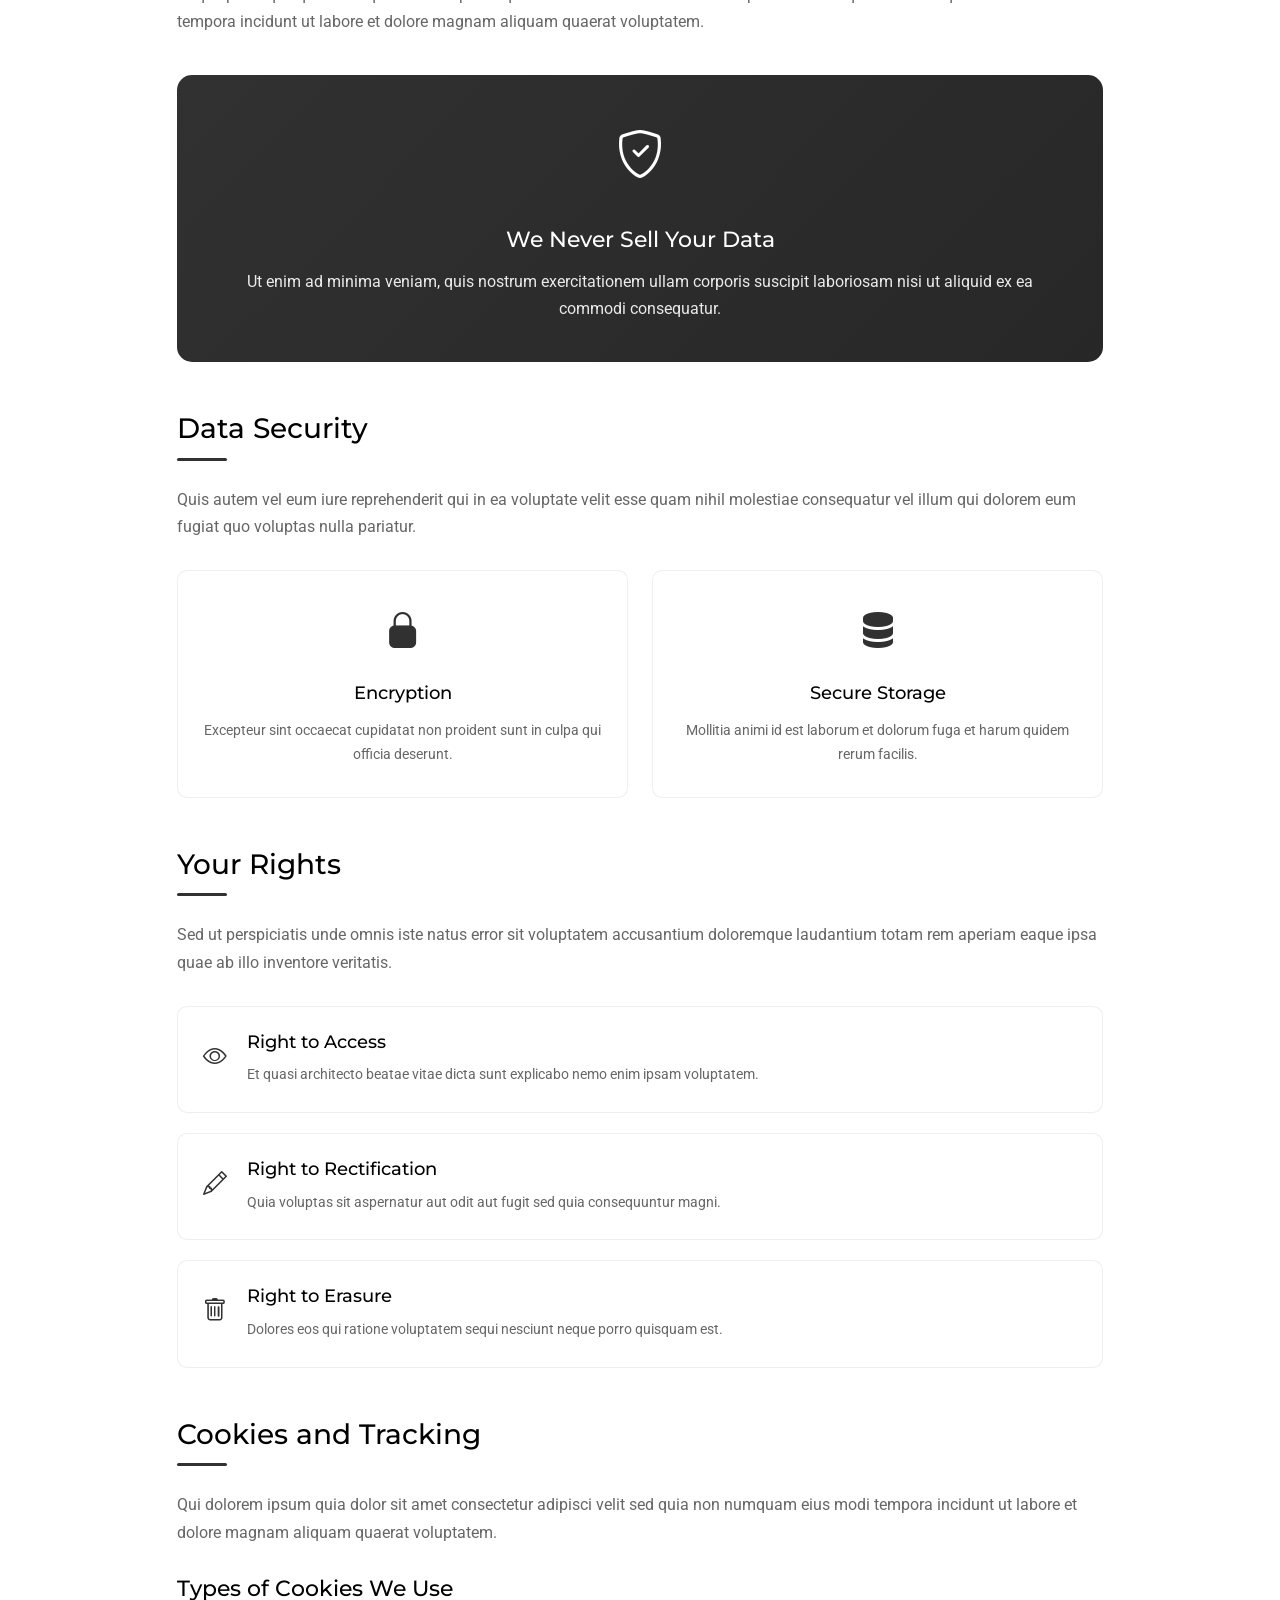
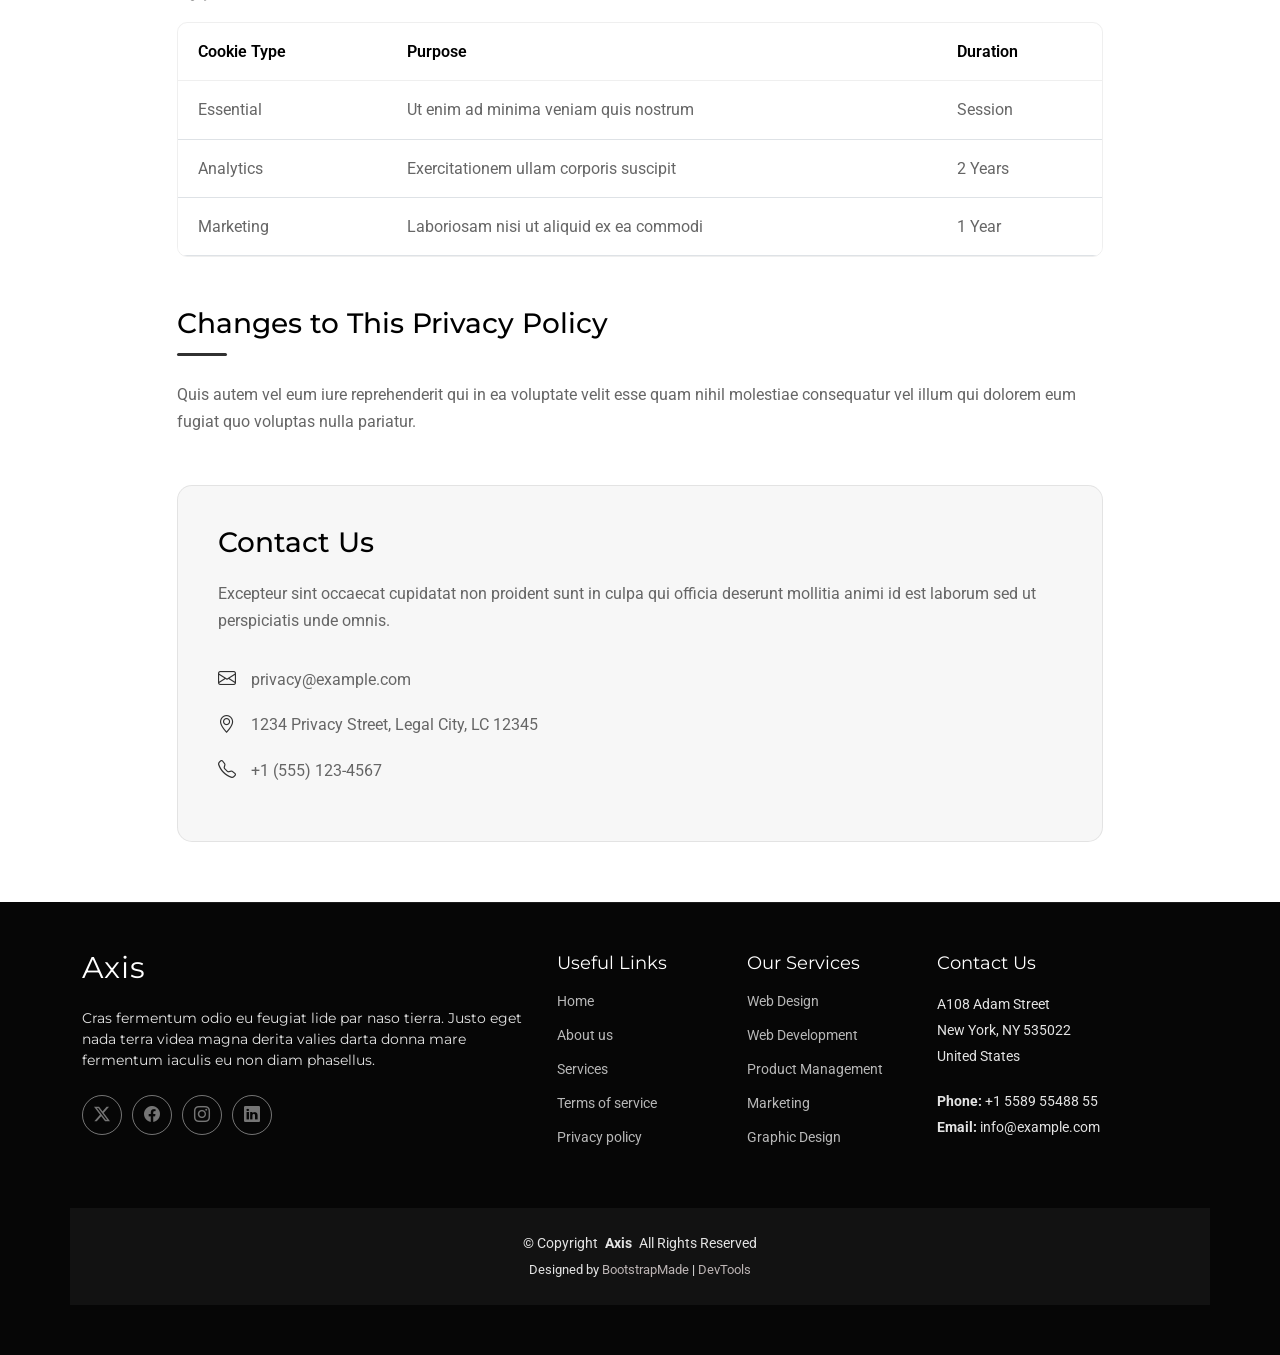
<file: privacy.html>
<!DOCTYPE html>
<html lang="en">

<head>
  <meta charset="utf-8">
  <meta content="width=device-width, initial-scale=1.0" name="viewport">
  <title>Privacy</title>
  <meta name="description" content="">
  <meta name="keywords" content="">

  <!-- Favicons -->
  <link href="assets/img/favicon.png" rel="icon">
  <link href="assets/img/apple-touch-icon.png" rel="apple-touch-icon">

  <!-- Fonts -->
  <link href="https://fonts.googleapis.com" rel="preconnect">
  <link href="https://fonts.gstatic.com" rel="preconnect" crossorigin>
  <link href="https://fonts.googleapis.com/css2?family=Roboto:ital,wght@0,100;0,300;0,400;0,500;0,700;0,900;1,100;1,300;1,400;1,500;1,700;1,900&family=Montserrat:ital,wght@0,100;0,200;0,300;0,400;0,500;0,600;0,700;0,800;0,900;1,100;1,200;1,300;1,400;1,500;1,600;1,700;1,800;1,900&family=Poppins:ital,wght@0,100;0,200;0,300;0,400;0,500;0,600;0,700;0,800;0,900;1,100;1,200;1,300;1,400;1,500;1,600;1,700;1,800;1,900&display=swap" rel="stylesheet">

  <!-- Vendor CSS Files -->
  <link href="assets/vendor/bootstrap/css/bootstrap.min.css" rel="stylesheet">
  <link href="assets/vendor/bootstrap-icons/bootstrap-icons.css" rel="stylesheet">
  <link href="assets/vendor/aos/aos.css" rel="stylesheet">
  <link href="assets/vendor/glightbox/css/glightbox.min.css" rel="stylesheet">
  <link href="assets/vendor/swiper/swiper-bundle.min.css" rel="stylesheet">

  <!-- Main CSS File -->
  <link href="assets/css/main.css" rel="stylesheet">

  <!-- =======================================================
  * Template Name: Axis
  * Template URL: https://bootstrapmade.com/axis-bootstrap-corporate-template/
  * Updated: Sep 13 2025 with Bootstrap v5.3.8
  * Author: BootstrapMade.com
  * License: https://bootstrapmade.com/license/
  ======================================================== -->
</head>

<body class="privacy-page">

  <header id="header" class="header d-flex align-items-center sticky-top">
    <div class="container-fluid container-xl position-relative d-flex align-items-center justify-content-between">

      <a href="index.html" class="logo d-flex align-items-center">
        <!-- Uncomment the line below if you also wish to use an image logo -->
        <!-- <img src="assets/img/logo.webp" alt=""> -->
        <h1 class="sitename">Axis</h1>
      </a>

      <nav id="navmenu" class="navmenu">
        <ul>
          <li><a href="#hero">Home</a></li>
          <li><a href="#about">About</a></li>
          <li><a href="#services">Services</a></li>
          <li><a href="#portfolio">Portfolio</a></li>
          <li><a href="#team">Team</a></li>
          <li class="dropdown"><a href="#"><span>Dropdown</span> <i class="bi bi-chevron-down toggle-dropdown"></i></a>
            <ul>
              <li><a href="#">Dropdown 1</a></li>
              <li class="dropdown"><a href="#"><span>Deep Dropdown</span> <i class="bi bi-chevron-down toggle-dropdown"></i></a>
                <ul>
                  <li><a href="#">Deep Dropdown 1</a></li>
                  <li><a href="#">Deep Dropdown 2</a></li>
                  <li><a href="#">Deep Dropdown 3</a></li>
                  <li><a href="#">Deep Dropdown 4</a></li>
                  <li><a href="#">Deep Dropdown 5</a></li>
                </ul>
              </li>
              <li><a href="#">Dropdown 2</a></li>
              <li><a href="#">Dropdown 3</a></li>
              <li><a href="#">Dropdown 4</a></li>
            </ul>
          </li>
          <li><a href="#contact">Contact</a></li>
        </ul>
        <i class="mobile-nav-toggle d-xl-none bi bi-list"></i>
      </nav>

    </div>
  </header>

  <main class="main">

    <!-- Page Title -->
    <div class="page-title">
      <div class="breadcrumbs">
        <nav aria-label="breadcrumb">
          <ol class="breadcrumb">
            <li class="breadcrumb-item"><a href="#"><i class="bi bi-house"></i> Home</a></li>
            <li class="breadcrumb-item"><a href="#">Category</a></li>
            <li class="breadcrumb-item active current">Privacy</li>
          </ol>
        </nav>
      </div>

      <div class="title-wrapper">
        <h1>Privacy</h1>
        <p>Lorem ipsum dolor sit amet, consectetur adipiscing elit. Ut elit tellus, luctus nec ullamcorper mattis, pulvinar dapibus leo.</p>
      </div>
    </div><!-- End Page Title -->

    <!-- Privacy Section -->
    <section id="privacy" class="privacy section">

      <div class="container" data-aos="fade-up" data-aos-delay="100">

        <div class="row">
          <div class="col-lg-10 mx-auto">

            <div class="privacy-content">
              <div class="last-updated" data-aos="fade-up" data-aos-delay="200">
                <p><strong>Last updated:</strong> December 15, 2024</p>
              </div>

              <div class="privacy-section" data-aos="fade-up" data-aos-delay="300">
                <h3>Information We Collect</h3>
                <p>Lorem ipsum dolor sit amet, consectetur adipiscing elit. Sed do eiusmod tempor incididunt ut labore et dolore magna aliqua. Ut enim ad minim veniam, quis nostrud exercitation ullamco laboris nisi ut aliquip ex ea commodo consequat.</p>

                <h4>Personal Information</h4>
                <ul>
                  <li>Duis aute irure dolor in reprehenderit in voluptate velit esse cillum</li>
                  <li>Excepteur sint occaecat cupidatat non proident sunt in culpa</li>
                  <li>Qui officia deserunt mollitia animi id est laborum</li>
                  <li>Sed ut perspiciatis unde omnis iste natus error sit voluptatem</li>
                </ul>

                <h4>Usage Data</h4>
                <p>Accusantium doloremque laudantium, totam rem aperiam eaque ipsa quae ab illo inventore veritatis et quasi architecto beatae vitae dicta sunt explicabo. Nemo enim ipsam voluptatem quia voluptas sit aspernatur.</p>
              </div>

              <div class="privacy-section" data-aos="fade-up" data-aos-delay="400">
                <h3>How We Use Your Information</h3>
                <p>At vero eos et accusamus et iusto odio dignissimos ducimus qui blanditiis praesentium voluptatum deleniti atque corrupti quos dolores et quas molestias excepturi sint occaecati cupiditate non provident.</p>

                <div class="info-box">
                  <h4>Primary Uses</h4>
                  <ol>
                    <li>Similique sunt in culpa qui officia deserunt mollitia</li>
                    <li>Et harum quidem rerum facilis est et expedita distinctio</li>
                    <li>Nam libero tempore cum soluta nobis est eligendi</li>
                    <li>Temporibus autem quibusdam et aut officiis debitis</li>
                  </ol>
                </div>
              </div>

              <div class="privacy-section" data-aos="fade-up" data-aos-delay="500">
                <h3>Information Sharing and Disclosure</h3>
                <p>Neque porro quisquam est qui dolorem ipsum quia dolor sit amet consectetur adipisci velit sed quia non numquam eius modi tempora incidunt ut labore et dolore magnam aliquam quaerat voluptatem.</p>

                <div class="highlight-box" data-aos="fade-up" data-aos-delay="600">
                  <i class="bi bi-shield-check"></i>
                  <h4>We Never Sell Your Data</h4>
                  <p>Ut enim ad minima veniam, quis nostrum exercitationem ullam corporis suscipit laboriosam nisi ut aliquid ex ea commodi consequatur.</p>
                </div>
              </div>

              <div class="privacy-section" data-aos="fade-up" data-aos-delay="700">
                <h3>Data Security</h3>
                <p>Quis autem vel eum iure reprehenderit qui in ea voluptate velit esse quam nihil molestiae consequatur vel illum qui dolorem eum fugiat quo voluptas nulla pariatur.</p>

                <div class="security-measures">
                  <div class="row">
                    <div class="col-md-6" data-aos="fade-right" data-aos-delay="800">
                      <div class="measure-item">
                        <i class="bi bi-lock-fill"></i>
                        <h5>Encryption</h5>
                        <p>Excepteur sint occaecat cupidatat non proident sunt in culpa qui officia deserunt.</p>
                      </div>
                    </div>
                    <div class="col-md-6" data-aos="fade-left" data-aos-delay="900">
                      <div class="measure-item">
                        <i class="bi bi-server"></i>
                        <h5>Secure Storage</h5>
                        <p>Mollitia animi id est laborum et dolorum fuga et harum quidem rerum facilis.</p>
                      </div>
                    </div>
                  </div>
                </div>
              </div>

              <div class="privacy-section" data-aos="fade-up" data-aos-delay="1000">
                <h3>Your Rights</h3>
                <p>Sed ut perspiciatis unde omnis iste natus error sit voluptatem accusantium doloremque laudantium totam rem aperiam eaque ipsa quae ab illo inventore veritatis.</p>

                <div class="rights-list">
                  <div class="right-item">
                    <i class="bi bi-eye"></i>
                    <div>
                      <h5>Right to Access</h5>
                      <p>Et quasi architecto beatae vitae dicta sunt explicabo nemo enim ipsam voluptatem.</p>
                    </div>
                  </div>
                  <div class="right-item">
                    <i class="bi bi-pencil"></i>
                    <div>
                      <h5>Right to Rectification</h5>
                      <p>Quia voluptas sit aspernatur aut odit aut fugit sed quia consequuntur magni.</p>
                    </div>
                  </div>
                  <div class="right-item">
                    <i class="bi bi-trash"></i>
                    <div>
                      <h5>Right to Erasure</h5>
                      <p>Dolores eos qui ratione voluptatem sequi nesciunt neque porro quisquam est.</p>
                    </div>
                  </div>
                </div>
              </div>

              <div class="privacy-section" data-aos="fade-up" data-aos-delay="1100">
                <h3>Cookies and Tracking</h3>
                <p>Qui dolorem ipsum quia dolor sit amet consectetur adipisci velit sed quia non numquam eius modi tempora incidunt ut labore et dolore magnam aliquam quaerat voluptatem.</p>

                <div class="cookie-types">
                  <h4>Types of Cookies We Use</h4>
                  <div class="table-responsive">
                    <table class="table">
                      <thead>
                        <tr>
                          <th>Cookie Type</th>
                          <th>Purpose</th>
                          <th>Duration</th>
                        </tr>
                      </thead>
                      <tbody>
                        <tr>
                          <td>Essential</td>
                          <td>Ut enim ad minima veniam quis nostrum</td>
                          <td>Session</td>
                        </tr>
                        <tr>
                          <td>Analytics</td>
                          <td>Exercitationem ullam corporis suscipit</td>
                          <td>2 Years</td>
                        </tr>
                        <tr>
                          <td>Marketing</td>
                          <td>Laboriosam nisi ut aliquid ex ea commodi</td>
                          <td>1 Year</td>
                        </tr>
                      </tbody>
                    </table>
                  </div>
                </div>
              </div>

              <div class="privacy-section" data-aos="fade-up" data-aos-delay="1200">
                <h3>Changes to This Privacy Policy</h3>
                <p>Quis autem vel eum iure reprehenderit qui in ea voluptate velit esse quam nihil molestiae consequatur vel illum qui dolorem eum fugiat quo voluptas nulla pariatur.</p>
              </div>

              <div class="contact-section" data-aos="fade-up" data-aos-delay="1300">
                <h3>Contact Us</h3>
                <p>Excepteur sint occaecat cupidatat non proident sunt in culpa qui officia deserunt mollitia animi id est laborum sed ut perspiciatis unde omnis.</p>

                <div class="contact-info">
                  <div class="contact-item">
                    <i class="bi bi-envelope"></i>
                    <span>privacy@example.com</span>
                  </div>
                  <div class="contact-item">
                    <i class="bi bi-geo-alt"></i>
                    <span>1234 Privacy Street, Legal City, LC 12345</span>
                  </div>
                  <div class="contact-item">
                    <i class="bi bi-telephone"></i>
                    <span>+1 (555) 123-4567</span>
                  </div>
                </div>
              </div>

            </div>

          </div>
        </div>

      </div>

    </section><!-- /Privacy Section -->

  </main>

  <footer id="footer" class="footer dark-background">

    <div class="container footer-top">
      <div class="row gy-4">
        <div class="col-lg-5 col-md-12 footer-about">
          <a href="index.html" class="logo d-flex align-items-center">
            <span class="sitename">Axis</span>
          </a>
          <p>Cras fermentum odio eu feugiat lide par naso tierra. Justo eget nada terra videa magna derita valies darta donna mare fermentum iaculis eu non diam phasellus.</p>
          <div class="social-links d-flex mt-4">
            <a href=""><i class="bi bi-twitter-x"></i></a>
            <a href=""><i class="bi bi-facebook"></i></a>
            <a href=""><i class="bi bi-instagram"></i></a>
            <a href=""><i class="bi bi-linkedin"></i></a>
          </div>
        </div>

        <div class="col-lg-2 col-6 footer-links">
          <h4>Useful Links</h4>
          <ul>
            <li><a href="#">Home</a></li>
            <li><a href="#">About us</a></li>
            <li><a href="#">Services</a></li>
            <li><a href="#">Terms of service</a></li>
            <li><a href="#">Privacy policy</a></li>
          </ul>
        </div>

        <div class="col-lg-2 col-6 footer-links">
          <h4>Our Services</h4>
          <ul>
            <li><a href="#">Web Design</a></li>
            <li><a href="#">Web Development</a></li>
            <li><a href="#">Product Management</a></li>
            <li><a href="#">Marketing</a></li>
            <li><a href="#">Graphic Design</a></li>
          </ul>
        </div>

        <div class="col-lg-3 col-md-12 footer-contact text-center text-md-start">
          <h4>Contact Us</h4>
          <p>A108 Adam Street</p>
          <p>New York, NY 535022</p>
          <p>United States</p>
          <p class="mt-4"><strong>Phone:</strong> <span>+1 5589 55488 55</span></p>
          <p><strong>Email:</strong> <span>info@example.com</span></p>
        </div>

      </div>
    </div>

    <div class="container copyright text-center mt-4">
      <p>© <span>Copyright</span> <strong class="px-1 sitename">Axis</strong> <span>All Rights Reserved</span></p>
      <div class="credits">
        <!-- All the links in the footer should remain intact. -->
        <!-- You can delete the links only if you've purchased the pro version. -->
        <!-- Licensing information: https://bootstrapmade.com/license/ -->
        <!-- Purchase the pro version with working PHP/AJAX contact form: [buy-url] -->
        Designed by <a href="https://bootstrapmade.com/">BootstrapMade</a> | <a href="https://bootstrapmade.com/tools/">DevTools</a>
      </div>
    </div>

  </footer>

  <!-- Scroll Top -->
  <a href="#" id="scroll-top" class="scroll-top d-flex align-items-center justify-content-center"><i class="bi bi-arrow-up-short"></i></a>

  <!-- Preloader -->
  <div id="preloader"></div>

  <!-- Vendor JS Files -->
  <script src="assets/vendor/bootstrap/js/bootstrap.bundle.min.js"></script>
  <script src="assets/vendor/php-email-form/validate.js"></script>
  <script src="assets/vendor/aos/aos.js"></script>
  <script src="assets/vendor/glightbox/js/glightbox.min.js"></script>
  <script src="assets/vendor/purecounter/purecounter_vanilla.js"></script>
  <script src="assets/vendor/imagesloaded/imagesloaded.pkgd.min.js"></script>
  <script src="assets/vendor/isotope-layout/isotope.pkgd.min.js"></script>
  <script src="assets/vendor/swiper/swiper-bundle.min.js"></script>

  <!-- Main JS File -->
  <script src="assets/js/main.js"></script>

</body>

</html>
</file>
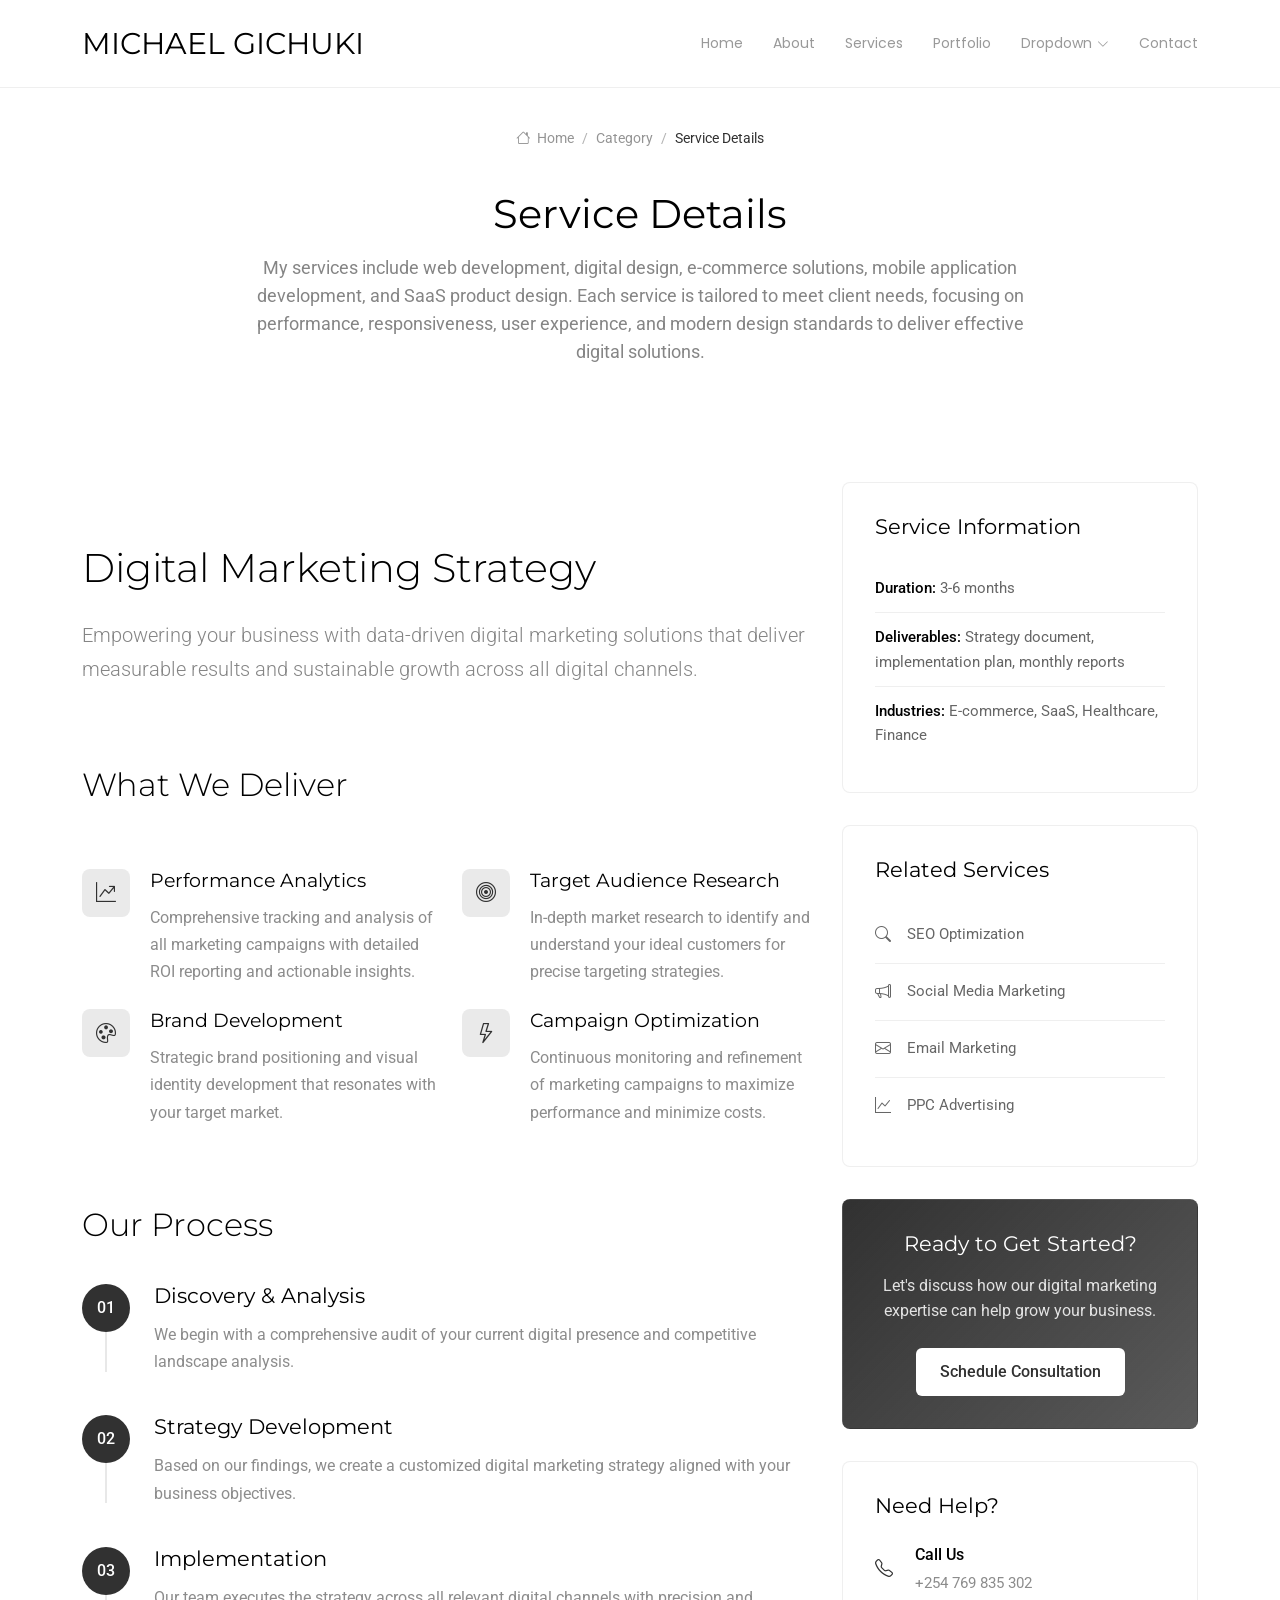
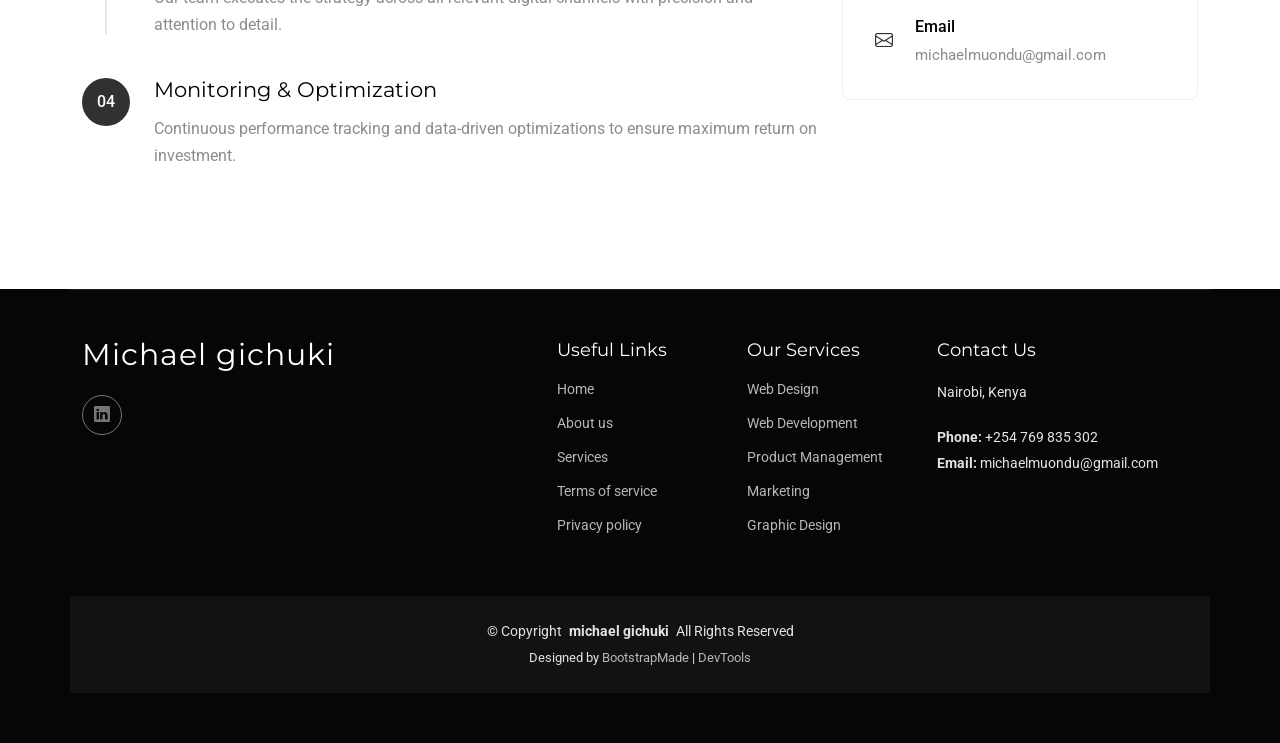
<file: service-details.html>
<!DOCTYPE html>
<html lang="en">

<head>
  
  <meta charset="utf-8">
  <meta content="width=device-width, initial-scale=1.0" name="viewport">
  <title>Service Details </title>
  <meta name="description" content="">
  <meta name="keywords" content="">

  <!-- Favicons -->
  <link href="assets/img/favicon.png" rel="icon">
  <link href="assets/img/apple-touch-icon.png" rel="apple-touch-icon">

  <!-- Fonts -->
  <link href="https://fonts.googleapis.com" rel="preconnect">
  <link href="https://fonts.gstatic.com" rel="preconnect" crossorigin>
  <link href="https://fonts.googleapis.com/css2?family=Roboto:ital,wght@0,100;0,300;0,400;0,500;0,700;0,900;1,100;1,300;1,400;1,500;1,700;1,900&family=Montserrat:ital,wght@0,100;0,200;0,300;0,400;0,500;0,600;0,700;0,800;0,900;1,100;1,200;1,300;1,400;1,500;1,600;1,700;1,800;1,900&family=Poppins:ital,wght@0,100;0,200;0,300;0,400;0,500;0,600;0,700;0,800;0,900;1,100;1,200;1,300;1,400;1,500;1,600;1,700;1,800;1,900&display=swap" rel="stylesheet">

  <!-- Vendor CSS Files -->
  <link href="assets/vendor/bootstrap/css/bootstrap.min.css" rel="stylesheet">
  <link href="assets/vendor/bootstrap-icons/bootstrap-icons.css" rel="stylesheet">
  <link href="assets/vendor/aos/aos.css" rel="stylesheet">
  <link href="assets/vendor/glightbox/css/glightbox.min.css" rel="stylesheet">
  <link href="assets/vendor/swiper/swiper-bundle.min.css" rel="stylesheet">

  <!-- Main CSS File -->
  <link href="assets/css/main.css" rel="stylesheet">

  <!-- =======================================================
  * Template Name: Axis
  * Template URL: https://bootstrapmade.com/axis-bootstrap-corporate-template/
  * Updated: Sep 13 2025 with Bootstrap v5.3.8
  * Author: BootstrapMade.com
  * License: https://bootstrapmade.com/license/
  ======================================================== -->
</head>

<body class="service-details-page">

  <header id="header" class="header d-flex align-items-center sticky-top">
    <div class="container-fluid container-xl position-relative d-flex align-items-center justify-content-between">

      <a href="index.html" class="logo d-flex align-items-center">
        <!-- Uncomment the line below if you also wish to use an image logo -->
        <!-- <img src="assets/img/logo.webp" alt=""> -->
        <h1 class="sitename">MICHAEL GICHUKI</h1>
      </a>

      <nav id="navmenu" class="navmenu">
        <ul>
          <li><a href="#hero">Home</a></li>
          <li><a href="#about">About</a></li>
          <li><a href="#services">Services</a></li>
          <li><a href="#portfolio">Portfolio</a></li>
          <li class="dropdown"><a href="#"><span>Dropdown</span> <i class="bi bi-chevron-down toggle-dropdown"></i></a>
            <ul>
              <li><a href="#">Dropdown 1</a></li>
              <li class="dropdown"><a href="#"><span>Deep Dropdown</span> <i class="bi bi-chevron-down toggle-dropdown"></i></a>
                <ul>
                  <li><a href="#">Deep Dropdown 1</a></li>
                  <li><a href="#">Deep Dropdown 2</a></li>
                  <li><a href="#">Deep Dropdown 3</a></li>
                  <li><a href="#">Deep Dropdown 4</a></li>
                  <li><a href="#">Deep Dropdown 5</a></li>
                </ul>
              </li>
              <li><a href="#">Dropdown 2</a></li>
              <li><a href="#">Dropdown 3</a></li>
              <li><a href="#">Dropdown 4</a></li>
            </ul>
          </li>
          <li><a href="#contact">Contact</a></li>
        </ul>
        <i class="mobile-nav-toggle d-xl-none bi bi-list"></i>
      </nav>

    </div>
  </header>

  <main class="main">

    <!-- Page Title -->
    <div class="page-title">
      <div class="breadcrumbs">
        <nav aria-label="breadcrumb">
          <ol class="breadcrumb">
            <li class="breadcrumb-item"><a href="#"><i class="bi bi-house"></i> Home</a></li>
            <li class="breadcrumb-item"><a href="#">Category</a></li>
            <li class="breadcrumb-item active current">Service Details</li>
          </ol>
        </nav>
      </div>

      <div class="title-wrapper">
        <h1>Service Details</h1>
        <p><p>
My services include web development, digital design, e-commerce solutions, mobile application development, and SaaS product design. Each service is tailored to meet client needs, focusing on performance, responsiveness, user experience, and modern design standards to deliver effective digital solutions.
</p>
      </div>
    </div><!-- End Page Title -->

    <!-- Service Details Section -->
    <section id="service-details" class="service-details section">

      <div class="container" data-aos="fade-up" data-aos-delay="100">

        <div class="row gy-5">

          <!-- Main Content -->
          <div class="col-lg-8">

            <div class="service-content">

              <div class="service-hero" data-aos="fade-up" data-aos-delay="200">
              </div>

              <div class="service-description" data-aos="fade-up" data-aos-delay="300">
                <h2 class="service-title">Digital Marketing Strategy</h2>
                <p class="lead">Empowering your business with data-driven digital marketing solutions that deliver measurable results and sustainable growth across all digital channels.</p>
              </div>

              <div class="service-features" data-aos="fade-up" data-aos-delay="400">
                <h3>What We Deliver</h3>

                <div class="row gy-4 mt-4">
                  <div class="col-md-6">
                    <div class="feature-item">
                      <div class="feature-icon">
                        <i class="bi bi-graph-up-arrow"></i>
                      </div>
                      <div class="feature-content">
                        <h4>Performance Analytics</h4>
                        <p>Comprehensive tracking and analysis of all marketing campaigns with detailed ROI reporting and actionable insights.</p>
                      </div>
                    </div>
                  </div>

                  <div class="col-md-6">
                    <div class="feature-item">
                      <div class="feature-icon">
                        <i class="bi bi-bullseye"></i>
                      </div>
                      <div class="feature-content">
                        <h4>Target Audience Research</h4>
                        <p>In-depth market research to identify and understand your ideal customers for precise targeting strategies.</p>
                      </div>
                    </div>
                  </div>

                  <div class="col-md-6">
                    <div class="feature-item">
                      <div class="feature-icon">
                        <i class="bi bi-palette"></i>
                      </div>
                      <div class="feature-content">
                        <h4>Brand Development</h4>
                        <p>Strategic brand positioning and visual identity development that resonates with your target market.</p>
                      </div>
                    </div>
                  </div>

                  <div class="col-md-6">
                    <div class="feature-item">
                      <div class="feature-icon">
                        <i class="bi bi-lightning"></i>
                      </div>
                      <div class="feature-content">
                        <h4>Campaign Optimization</h4>
                        <p>Continuous monitoring and refinement of marketing campaigns to maximize performance and minimize costs.</p>
                      </div>
                    </div>
                  </div>
                </div>
              </div>

              <div class="service-process" data-aos="fade-up" data-aos-delay="500">
                <h3>Our Process</h3>

                <div class="process-timeline">
                  <div class="process-step">
                    <div class="step-number">01</div>
                    <div class="step-content">
                      <h4>Discovery &amp; Analysis</h4>
                      <p>We begin with a comprehensive audit of your current digital presence and competitive landscape analysis.</p>
                    </div>
                  </div>

                  <div class="process-step">
                    <div class="step-number">02</div>
                    <div class="step-content">
                      <h4>Strategy Development</h4>
                      <p>Based on our findings, we create a customized digital marketing strategy aligned with your business objectives.</p>
                    </div>
                  </div>

                  <div class="process-step">
                    <div class="step-number">03</div>
                    <div class="step-content">
                      <h4>Implementation</h4>
                      <p>Our team executes the strategy across all relevant digital channels with precision and attention to detail.</p>
                    </div>
                  </div>

                  <div class="process-step">
                    <div class="step-number">04</div>
                    <div class="step-content">
                      <h4>Monitoring &amp; Optimization</h4>
                      <p>Continuous performance tracking and data-driven optimizations to ensure maximum return on investment.</p>
                    </div>
                  </div>
                </div>
              </div>

            </div>

          </div>

          <!-- Sidebar -->
          <div class="col-lg-4">

            <div class="service-sidebar">

              <div class="sidebar-widget service-info" data-aos="fade-up" data-aos-delay="200">
                <h4>Service Information</h4>
                <ul class="service-details-list">
                  <li><strong>Duration:</strong> 3-6 months</li>
                  <li><strong>Deliverables:</strong> Strategy document, implementation plan, monthly reports</li>
                  <li><strong>Industries:</strong> E-commerce, SaaS, Healthcare, Finance</li>
                </ul>
              </div>

              <div class="sidebar-widget related-services" data-aos="fade-up" data-aos-delay="300">
                <h4>Related Services</h4>
                <div class="related-service-list">
                  <a href="#" class="related-service-item">
                    <i class="bi bi-search"></i>
                    <span>SEO Optimization</span>
                  </a>
                  <a href="#" class="related-service-item">
                    <i class="bi bi-megaphone"></i>
                    <span>Social Media Marketing</span>
                  </a>
                  <a href="#" class="related-service-item">
                    <i class="bi bi-envelope"></i>
                    <span>Email Marketing</span>
                  </a>
                  <a href="#" class="related-service-item">
                    <i class="bi bi-graph-up"></i>
                    <span>PPC Advertising</span>
                  </a>
                </div>
              </div>

              <div class="sidebar-widget cta-widget" data-aos="fade-up" data-aos-delay="400">
                <div class="cta-content">
                  <h4>Ready to Get Started?</h4>
                  <p>Let's discuss how our digital marketing expertise can help grow your business.</p>
                  <a href="#" class="btn-cta">Schedule Consultation</a>
                </div>
              </div>

              <div class="sidebar-widget contact-info" data-aos="fade-up" data-aos-delay="500">
                <h4>Need Help?</h4>
                <div class="contact-item">
                  <i class="bi bi-telephone"></i>
                  <div>
                    <strong>Call Us</strong>
                    <span>+254 769 835 302</span>
                  </div>
                </div>
                <div class="contact-item">
                  <i class="bi bi-envelope"></i>
                  <div>
                    <strong>Email</strong>
                    <span>michaelmuondu@gmail.com</span>
                  </div>
                </div>
              </div>

            </div>

          </div>

        </div>

      </div>

    </section><!-- /Service Details Section -->

  </main>

  <footer id="footer" class="footer dark-background">

    <div class="container footer-top">
      <div class="row gy-4">
        <div class="col-lg-5 col-md-12 footer-about">
          <a href="index.html" class="logo d-flex align-items-center">
            <span class="sitename">Michael gichuki</span>
          </a>
          <div class="social-links d-flex mt-4">
            <a href="https://www.linkedin.com/in/michael-muondu-b8604930a"><i class="bi bi-linkedin"></i></a>
          </div>
        </div>

        <div class="col-lg-2 col-6 footer-links">
          <h4>Useful Links</h4>
          <ul>
            <li><a href="#">Home</a></li>
            <li><a href="#">About us</a></li>
            <li><a href="#">Services</a></li>
            <li><a href="#">Terms of service</a></li>
            <li><a href="#">Privacy policy</a></li>
          </ul>
        </div>

        <div class="col-lg-2 col-6 footer-links">
          <h4>Our Services</h4>
          <ul>
            <li><a href="#">Web Design</a></li>
            <li><a href="#">Web Development</a></li>
            <li><a href="#">Product Management</a></li>
            <li><a href="#">Marketing</a></li>
            <li><a href="#">Graphic Design</a></li>
          </ul>
        </div>

        <div class="col-lg-3 col-md-12 footer-contact text-center text-md-start">
          <h4>Contact Us</h4>
          <p>Nairobi, Kenya</p>
          <p class="mt-4"><strong>Phone:</strong> <span>+254 769 835 302</span></p>
          <p><strong>Email:</strong> <span>michaelmuondu@gmail.com</span></p>
        </div>

      </div>
    </div>

    <div class="container copyright text-center mt-4">
      <p>© <span>Copyright</span> <strong class="px-1 sitename">michael gichuki</strong> <span>All Rights Reserved</span></p>
      <div class="credits">
        <!-- All the links in the footer should remain intact. -->
        <!-- You can delete the links only if you've purchased the pro version. -->
        <!-- Licensing information: https://bootstrapmade.com/license/ -->
        <!-- Purchase the pro version with working PHP/AJAX contact form: [buy-url] -->
        Designed by <a href="https://bootstrapmade.com/">BootstrapMade</a> | <a href="https://bootstrapmade.com/tools/">DevTools</a>
      </div>
    </div>

  </footer>

  <!-- Scroll Top -->
  <a href="#" id="scroll-top" class="scroll-top d-flex align-items-center justify-content-center"><i class="bi bi-arrow-up-short"></i></a>

  <!-- Preloader -->
  <div id="preloader"></div>

  <!-- Vendor JS Files -->
  <script src="assets/vendor/bootstrap/js/bootstrap.bundle.min.js"></script>
  <script src="assets/vendor/php-email-form/validate.js"></script>
  <script src="assets/vendor/aos/aos.js"></script>
  <script src="assets/vendor/glightbox/js/glightbox.min.js"></script>
  <script src="assets/vendor/purecounter/purecounter_vanilla.js"></script>
  <script src="assets/vendor/imagesloaded/imagesloaded.pkgd.min.js"></script>
  <script src="assets/vendor/isotope-layout/isotope.pkgd.min.js"></script>
  <script src="assets/vendor/swiper/swiper-bundle.min.js"></script>

  <!-- Main JS File -->
  <script src="assets/js/main.js"></script>

</body>

</html>
</file>
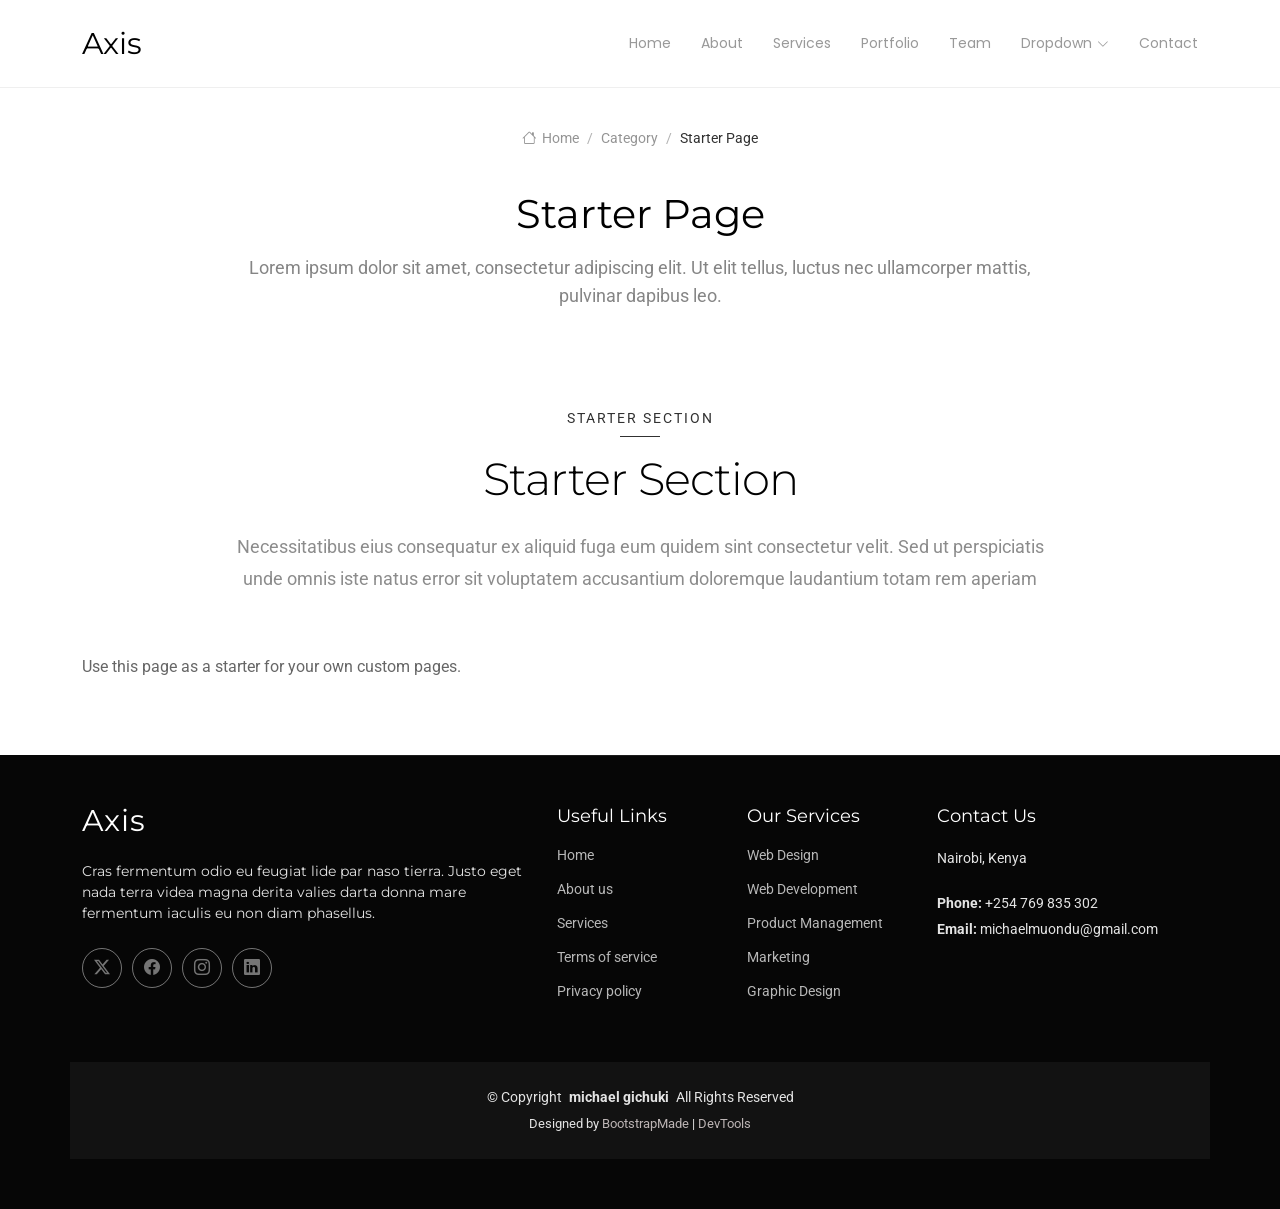
<file: starter-page.html>
<!DOCTYPE html>
<html lang="en">

<head>
  <meta charset="utf-8">
  <meta content="width=device-width, initial-scale=1.0" name="viewport">
  <title>Starter Page - Axis Bootstrap Template</title>
  <meta name="description" content="">
  <meta name="keywords" content="">

  <!-- Favicons -->

  

  <!-- Fonts -->
  <link href="https://fonts.googleapis.com" rel="preconnect">
  <link href="https://fonts.gstatic.com" rel="preconnect" crossorigin>
  <link href="https://fonts.googleapis.com/css2?family=Roboto:ital,wght@0,100;0,300;0,400;0,500;0,700;0,900;1,100;1,300;1,400;1,500;1,700;1,900&family=Montserrat:ital,wght@0,100;0,200;0,300;0,400;0,500;0,600;0,700;0,800;0,900;1,100;1,200;1,300;1,400;1,500;1,600;1,700;1,800;1,900&family=Poppins:ital,wght@0,100;0,200;0,300;0,400;0,500;0,600;0,700;0,800;0,900;1,100;1,200;1,300;1,400;1,500;1,600;1,700;1,800;1,900&display=swap" rel="stylesheet">

  <!-- Vendor CSS Files -->
  <link href="assets/vendor/bootstrap/css/bootstrap.min.css" rel="stylesheet">
  <link href="assets/vendor/bootstrap-icons/bootstrap-icons.css" rel="stylesheet">
  <link href="assets/vendor/aos/aos.css" rel="stylesheet">
  <link href="assets/vendor/glightbox/css/glightbox.min.css" rel="stylesheet">
  <link href="assets/vendor/swiper/swiper-bundle.min.css" rel="stylesheet">

  <!-- Main CSS File -->
  <link href="assets/css/main.css" rel="stylesheet">

  <!-- =======================================================
  * Template Name: Axis
  * Template URL: https://bootstrapmade.com/axis-bootstrap-corporate-template/
  * Updated: Sep 13 2025 with Bootstrap v5.3.8
  * Author: BootstrapMade.com
  * License: https://bootstrapmade.com/license/
  ======================================================== -->
</head>

<body class="starter-page-page">

  <header id="header" class="header d-flex align-items-center sticky-top">
    <div class="container-fluid container-xl position-relative d-flex align-items-center justify-content-between">

      <a href="index.html" class="logo d-flex align-items-center">
        <!-- Uncomment the line below if you also wish to use an image logo -->
        <!-- <img src="assets/img/logo.webp" alt=""> -->
        <h1 class="sitename">Axis</h1>
      </a>

      <nav id="navmenu" class="navmenu">
        <ul>
          <li><a href="#hero">Home</a></li>
          <li><a href="#about">About</a></li>
          <li><a href="#services">Services</a></li>
          <li><a href="#portfolio">Portfolio</a></li>
          <li><a href="#team">Team</a></li>
          <li class="dropdown"><a href="#"><span>Dropdown</span> <i class="bi bi-chevron-down toggle-dropdown"></i></a>
            <ul>
              <li><a href="#">Dropdown 1</a></li>
              <li class="dropdown"><a href="#"><span>Deep Dropdown</span> <i class="bi bi-chevron-down toggle-dropdown"></i></a>
                <ul>
                  <li><a href="#">Deep Dropdown 1</a></li>
                  <li><a href="#">Deep Dropdown 2</a></li>
                  <li><a href="#">Deep Dropdown 3</a></li>
                  <li><a href="#">Deep Dropdown 4</a></li>
                  <li><a href="#">Deep Dropdown 5</a></li>
                </ul>
              </li>
              <li><a href="#">Dropdown 2</a></li>
              <li><a href="#">Dropdown 3</a></li>
              <li><a href="#">Dropdown 4</a></li>
            </ul>
          </li>
          <li><a href="#contact">Contact</a></li>
        </ul>
        <i class="mobile-nav-toggle d-xl-none bi bi-list"></i>
      </nav>

    </div>
  </header>

  <main class="main">

    <!-- Page Title -->
    <div class="page-title">
      <div class="breadcrumbs">
        <nav aria-label="breadcrumb">
          <ol class="breadcrumb">
            <li class="breadcrumb-item"><a href="#"><i class="bi bi-house"></i> Home</a></li>
            <li class="breadcrumb-item"><a href="#">Category</a></li>
            <li class="breadcrumb-item active current">Starter Page</li>
          </ol>
        </nav>
      </div>

      <div class="title-wrapper">
        <h1>Starter Page</h1>
        <p>Lorem ipsum dolor sit amet, consectetur adipiscing elit. Ut elit tellus, luctus nec ullamcorper mattis, pulvinar dapibus leo.</p>
      </div>
    </div><!-- End Page Title -->

    <!-- Starter Section Section -->
    <section id="starter-section" class="starter-section section">

      <!-- Section Title -->
      <div class="container section-title" data-aos="fade-up">
        <span class="subtitle">Starter Section</span>
        <h2>Starter Section</h2>
        <p>Necessitatibus eius consequatur ex aliquid fuga eum quidem sint consectetur velit. Sed ut perspiciatis unde omnis iste natus error sit voluptatem accusantium doloremque laudantium totam rem aperiam</p>
      </div><!-- End Section Title -->

      <div class="container" data-aos="fade-up">
        <p>Use this page as a starter for your own custom pages.</p>
      </div>

    </section><!-- /Starter Section Section -->

  </main>

  <footer id="footer" class="footer dark-background">

    <div class="container footer-top">
      <div class="row gy-4">
        <div class="col-lg-5 col-md-12 footer-about">
          <a href="index.html" class="logo d-flex align-items-center">
            <span class="sitename">Axis</span>
          </a>
          <p>Cras fermentum odio eu feugiat lide par naso tierra. Justo eget nada terra videa magna derita valies darta donna mare fermentum iaculis eu non diam phasellus.</p>
          <div class="social-links d-flex mt-4">
            <a href=""><i class="bi bi-twitter-x"></i></a>
            <a href=""><i class="bi bi-facebook"></i></a>
            <a href=""><i class="bi bi-instagram"></i></a>
            <a href=""><i class="bi bi-linkedin"></i></a>
          </div>
        </div>

        <div class="col-lg-2 col-6 footer-links">
          <h4>Useful Links</h4>
          <ul>
            <li><a href="#">Home</a></li>
            <li><a href="#">About us</a></li>
            <li><a href="#">Services</a></li>
            <li><a href="#">Terms of service</a></li>
            <li><a href="#">Privacy policy</a></li>
          </ul>
        </div>

        <div class="col-lg-2 col-6 footer-links">
          <h4>Our Services</h4>
          <ul>
            <li><a href="#">Web Design</a></li>
            <li><a href="#">Web Development</a></li>
            <li><a href="#">Product Management</a></li>
            <li><a href="#">Marketing</a></li>
            <li><a href="#">Graphic Design</a></li>
          </ul>
        </div>

        <div class="col-lg-3 col-md-12 footer-contact text-center text-md-start">
          <h4>Contact Us</h4>
          <p>Nairobi, Kenya</p>
          <p class="mt-4"><strong>Phone:</strong> <span>+254 769 835 302</span></p>
          <p><strong>Email:</strong> <span>michaelmuondu@gmail.com</span></p>
        </div>

      </div>
    </div>

    <div class="container copyright text-center mt-4">
      <p>© <span>Copyright</span> <strong class="px-1 sitename">michael gichuki</strong> <span>All Rights Reserved</span></p>
      <div class="credits">
        <!-- All the links in the footer should remain intact. -->
        <!-- You can delete the links only if you've purchased the pro version. -->
        <!-- Licensing information: https://bootstrapmade.com/license/ -->
        <!-- Purchase the pro version with working PHP/AJAX contact form: [buy-url] -->
        Designed by <a href="https://bootstrapmade.com/">BootstrapMade</a> | <a href="https://bootstrapmade.com/tools/">DevTools</a>
      </div>
    </div>

  </footer>

  <!-- Scroll Top -->
  <a href="#" id="scroll-top" class="scroll-top d-flex align-items-center justify-content-center"><i class="bi bi-arrow-up-short"></i></a>

  <!-- Preloader -->
  <div id="preloader"></div>

  <!-- Vendor JS Files -->
  <script src="assets/vendor/bootstrap/js/bootstrap.bundle.min.js"></script>
  <script src="assets/vendor/php-email-form/validate.js"></script>
  <script src="assets/vendor/aos/aos.js"></script>
  <script src="assets/vendor/glightbox/js/glightbox.min.js"></script>
  <script src="assets/vendor/purecounter/purecounter_vanilla.js"></script>
  <script src="assets/vendor/imagesloaded/imagesloaded.pkgd.min.js"></script>
  <script src="assets/vendor/isotope-layout/isotope.pkgd.min.js"></script>
  <script src="assets/vendor/swiper/swiper-bundle.min.js"></script>

  <!-- Main JS File -->
  <script src="assets/js/main.js"></script>

</body>

</html>
</file>
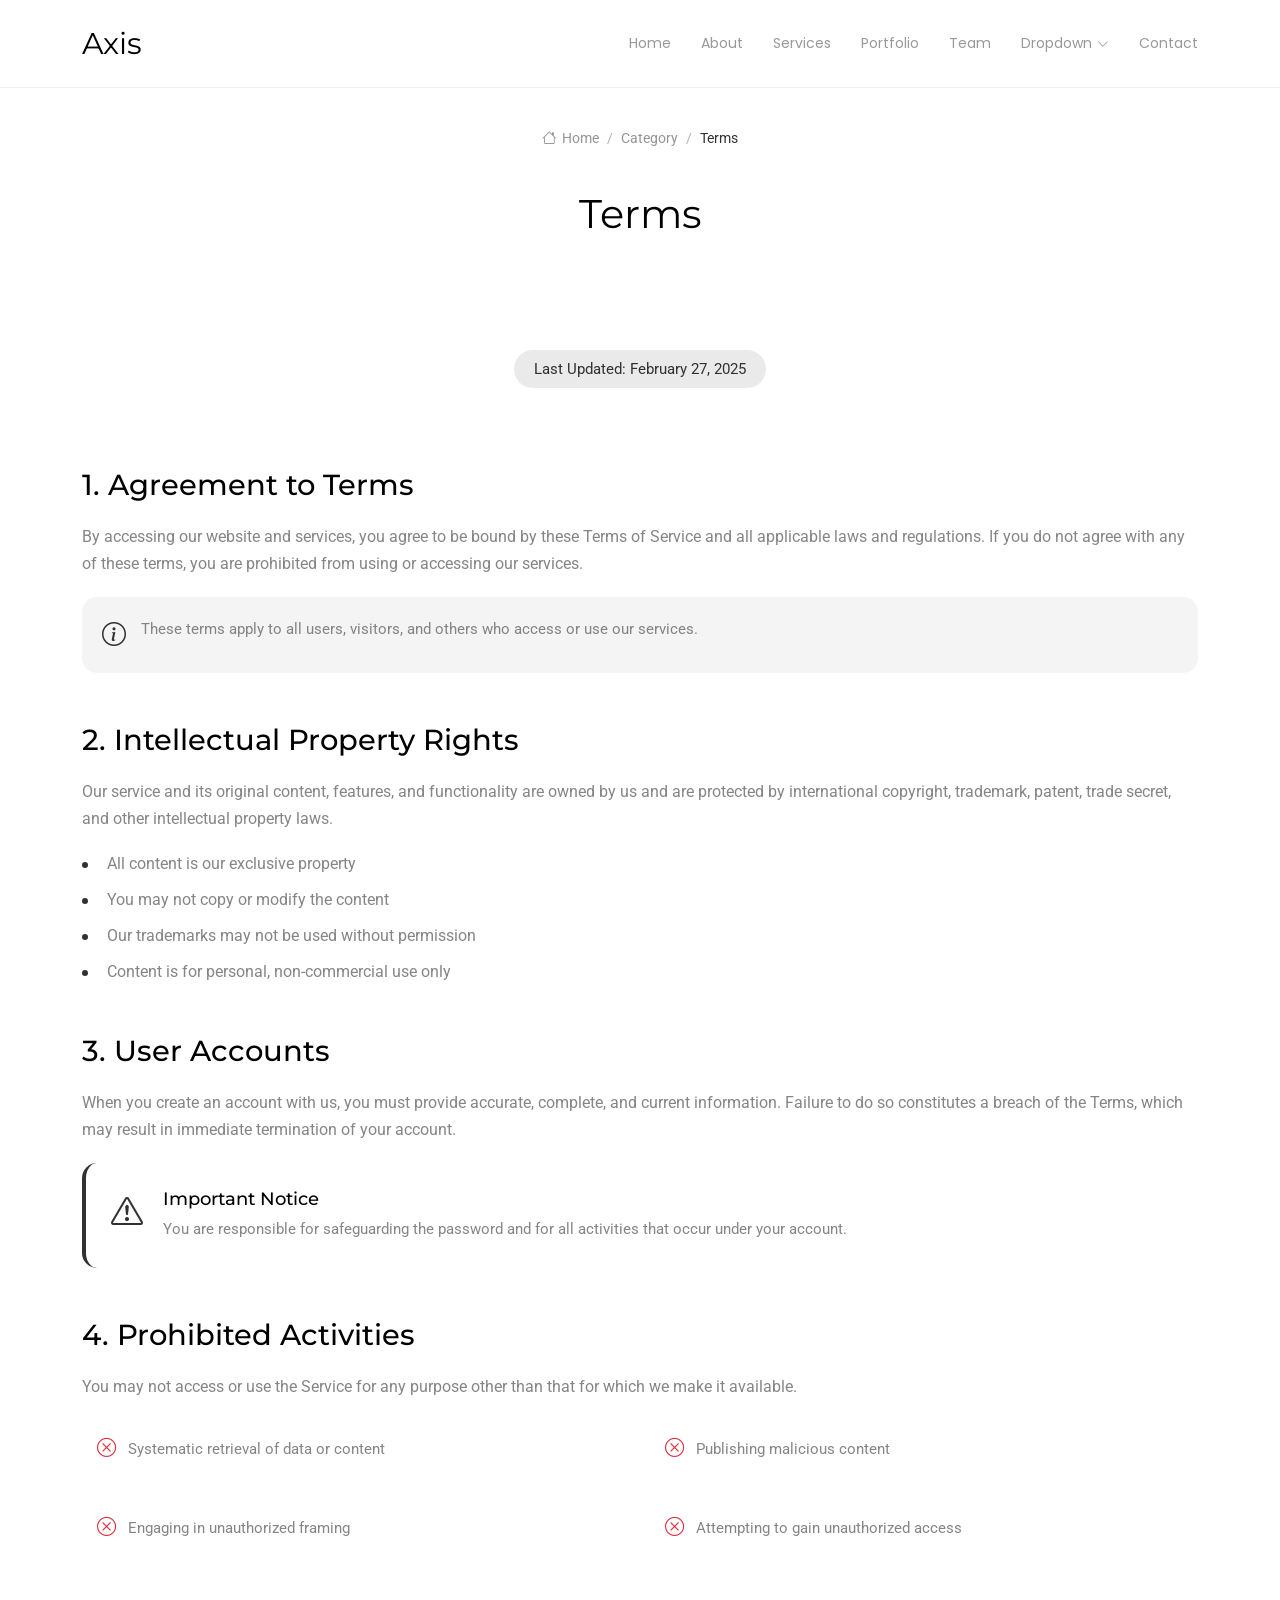
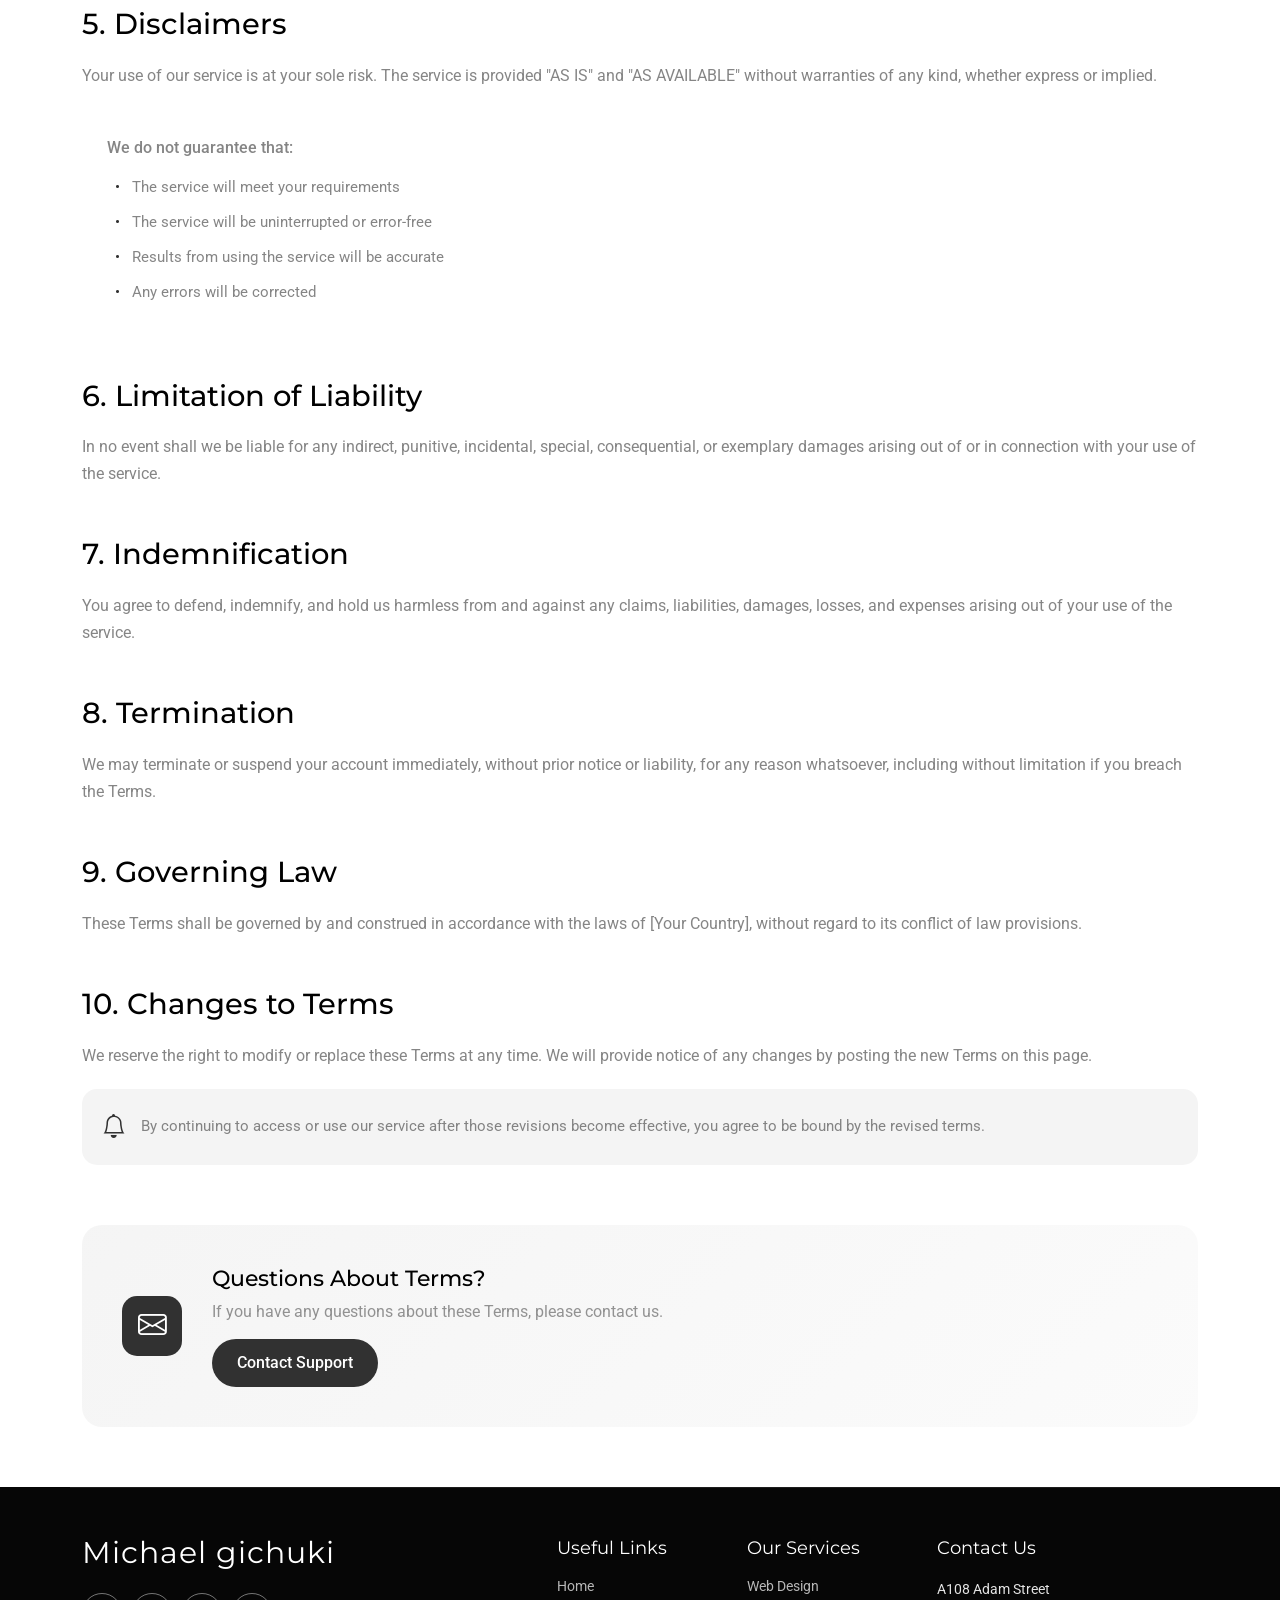
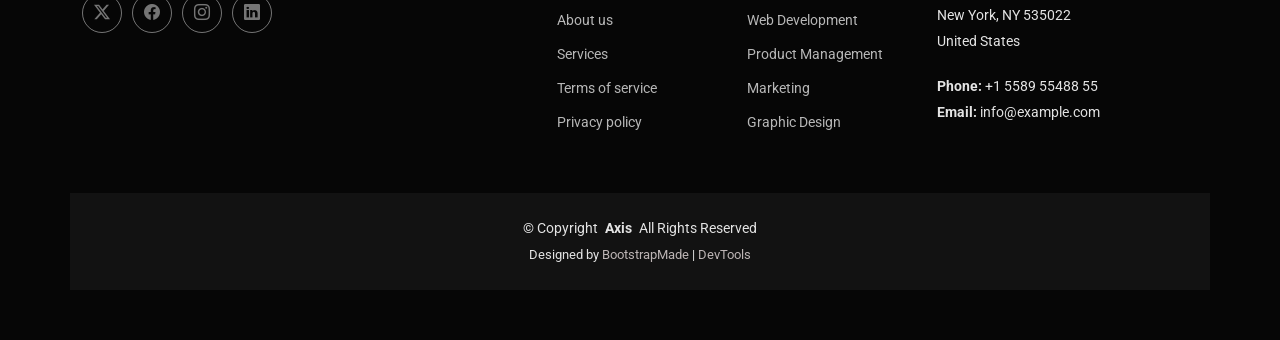
<file: terms.html>
<!DOCTYPE html>
<html lang="en">

<head>
  <meta charset="utf-8">
  <meta content="width=device-width, initial-scale=1.0" name="viewport">
  <title>Terms - Axis Bootstrap Template</title>
  <meta name="description" content="">
  <meta name="keywords" content="">

  <!-- Favicons -->
  <link href="assets/img/favicon.png" rel="icon">
  <link href="assets/img/apple-touch-icon.png" rel="apple-touch-icon">

  <!-- Fonts -->
  <link href="https://fonts.googleapis.com" rel="preconnect">
  <link href="https://fonts.gstatic.com" rel="preconnect" crossorigin>
  <link href="https://fonts.googleapis.com/css2?family=Roboto:ital,wght@0,100;0,300;0,400;0,500;0,700;0,900;1,100;1,300;1,400;1,500;1,700;1,900&family=Montserrat:ital,wght@0,100;0,200;0,300;0,400;0,500;0,600;0,700;0,800;0,900;1,100;1,200;1,300;1,400;1,500;1,600;1,700;1,800;1,900&family=Poppins:ital,wght@0,100;0,200;0,300;0,400;0,500;0,600;0,700;0,800;0,900;1,100;1,200;1,300;1,400;1,500;1,600;1,700;1,800;1,900&display=swap" rel="stylesheet">

  <!-- Vendor CSS Files -->
  <link href="assets/vendor/bootstrap/css/bootstrap.min.css" rel="stylesheet">
  <link href="assets/vendor/bootstrap-icons/bootstrap-icons.css" rel="stylesheet">
  <link href="assets/vendor/aos/aos.css" rel="stylesheet">
  <link href="assets/vendor/glightbox/css/glightbox.min.css" rel="stylesheet">
  <link href="assets/vendor/swiper/swiper-bundle.min.css" rel="stylesheet">

  <!-- Main CSS File -->
  <link href="assets/css/main.css" rel="stylesheet">

  <!-- =======================================================
  * Template Name: Axis
  * Template URL: https://bootstrapmade.com/axis-bootstrap-corporate-template/
  * Updated: Sep 13 2025 with Bootstrap v5.3.8
  * Author: BootstrapMade.com
  * License: https://bootstrapmade.com/license/
  ======================================================== -->
</head>

<body class="terms-page">

  <header id="header" class="header d-flex align-items-center sticky-top">
    <div class="container-fluid container-xl position-relative d-flex align-items-center justify-content-between">

      <a href="index.html" class="logo d-flex align-items-center">
        <!-- Uncomment the line below if you also wish to use an image logo -->
        <!-- <img src="assets/img/logo.webp" alt=""> -->
        <h1 class="sitename">Axis</h1>
      </a>

      <nav id="navmenu" class="navmenu">
        <ul>
          <li><a href="#hero">Home</a></li>
          <li><a href="#about">About</a></li>
          <li><a href="#services">Services</a></li>
          <li><a href="#portfolio">Portfolio</a></li>
          <li><a href="#team">Team</a></li>
          <li class="dropdown"><a href="#"><span>Dropdown</span> <i class="bi bi-chevron-down toggle-dropdown"></i></a>
            <ul>
              <li><a href="#">Dropdown 1</a></li>
              <li class="dropdown"><a href="#"><span>Deep Dropdown</span> <i class="bi bi-chevron-down toggle-dropdown"></i></a>
                <ul>
                  <li><a href="#">Deep Dropdown 1</a></li>
                  <li><a href="#">Deep Dropdown 2</a></li>
                  <li><a href="#">Deep Dropdown 3</a></li>
                  <li><a href="#">Deep Dropdown 4</a></li>
                  <li><a href="#">Deep Dropdown 5</a></li>
                </ul>
              </li>
              <li><a href="#">Dropdown 2</a></li>
              <li><a href="#">Dropdown 3</a></li>
              <li><a href="#">Dropdown 4</a></li>
            </ul>
          </li>
          <li><a href="#contact">Contact</a></li>
        </ul>
        <i class="mobile-nav-toggle d-xl-none bi bi-list"></i>
      </nav>

    </div>
  </header>

  <main class="main">

    <!-- Page Title -->
    <div class="page-title">
      <div class="breadcrumbs">
        <nav aria-label="breadcrumb">
          <ol class="breadcrumb">
            <li class="breadcrumb-item"><a href="#"><i class="bi bi-house"></i> Home</a></li>
            <li class="breadcrumb-item"><a href="#">Category</a></li>
            <li class="breadcrumb-item active current">Terms</li>
          </ol>
        </nav>
      </div>

      <div class="title-wrapper">
        <h1>Terms</h1>
      </div>
    </div><!-- End Page Title -->

    <!-- Terms Of Service Section -->
    <section id="terms-of-service" class="terms-of-service section">

      <div class="container" data-aos="fade-up">
        <!-- Page Header -->
        <div class="tos-header text-center" data-aos="fade-up">
          <span class="last-updated">Last Updated: February 27, 2025</span>
        </div>

        <!-- Content -->
        <div class="tos-content" data-aos="fade-up" data-aos-delay="200">
          <!-- Agreement Section -->
          <div id="agreement" class="content-section">
            <h3>1. Agreement to Terms</h3>
            <p>By accessing our website and services, you agree to be bound by these Terms of Service and all applicable laws and regulations. If you do not agree with any of these terms, you are prohibited from using or accessing our services.</p>
            <div class="info-box">
              <i class="bi bi-info-circle"></i>
              <p>These terms apply to all users, visitors, and others who access or use our services.</p>
            </div>
          </div>

          <!-- Intellectual Property -->
          <div id="intellectual-property" class="content-section">
            <h3>2. Intellectual Property Rights</h3>
            <p>Our service and its original content, features, and functionality are owned by us and are protected by international copyright, trademark, patent, trade secret, and other intellectual property laws.</p>
            <ul class="list-items">
              <li>All content is our exclusive property</li>
              <li>You may not copy or modify the content</li>
              <li>Our trademarks may not be used without permission</li>
              <li>Content is for personal, non-commercial use only</li>
            </ul>
          </div>

          <!-- User Accounts -->
          <div id="user-accounts" class="content-section">
            <h3>3. User Accounts</h3>
            <p>When you create an account with us, you must provide accurate, complete, and current information. Failure to do so constitutes a breach of the Terms, which may result in immediate termination of your account.</p>
            <div class="alert-box">
              <i class="bi bi-exclamation-triangle"></i>
              <div class="alert-content">
                <h5>Important Notice</h5>
                <p>You are responsible for safeguarding the password and for all activities that occur under your account.</p>
              </div>
            </div>
          </div>

          <!-- Prohibited Activities -->
          <div id="prohibited" class="content-section">
            <h3>4. Prohibited Activities</h3>
            <p>You may not access or use the Service for any purpose other than that for which we make it available.</p>
            <div class="prohibited-list">
              <div class="prohibited-item">
                <i class="bi bi-x-circle"></i>
                <span>Systematic retrieval of data or content</span>
              </div>
              <div class="prohibited-item">
                <i class="bi bi-x-circle"></i>
                <span>Publishing malicious content</span>
              </div>
              <div class="prohibited-item">
                <i class="bi bi-x-circle"></i>
                <span>Engaging in unauthorized framing</span>
              </div>
              <div class="prohibited-item">
                <i class="bi bi-x-circle"></i>
                <span>Attempting to gain unauthorized access</span>
              </div>
            </div>
          </div>

          <!-- Disclaimers -->
          <div id="disclaimer" class="content-section">
            <h3>5. Disclaimers</h3>
            <p>Your use of our service is at your sole risk. The service is provided "AS IS" and "AS AVAILABLE" without warranties of any kind, whether express or implied.</p>
            <div class="disclaimer-box">
              <p>We do not guarantee that:</p>
              <ul>
                <li>The service will meet your requirements</li>
                <li>The service will be uninterrupted or error-free</li>
                <li>Results from using the service will be accurate</li>
                <li>Any errors will be corrected</li>
              </ul>
            </div>
          </div>

          <!-- Limitation of Liability -->
          <div id="limitation" class="content-section">
            <h3>6. Limitation of Liability</h3>
            <p>In no event shall we be liable for any indirect, punitive, incidental, special, consequential, or exemplary damages arising out of or in connection with your use of the service.</p>
          </div>

          <!-- Indemnification -->
          <div id="indemnification" class="content-section">
            <h3>7. Indemnification</h3>
            <p>You agree to defend, indemnify, and hold us harmless from and against any claims, liabilities, damages, losses, and expenses arising out of your use of the service.</p>
          </div>

          <!-- Termination -->
          <div id="termination" class="content-section">
            <h3>8. Termination</h3>
            <p>We may terminate or suspend your account immediately, without prior notice or liability, for any reason whatsoever, including without limitation if you breach the Terms.</p>
          </div>

          <!-- Governing Law -->
          <div id="governing-law" class="content-section">
            <h3>9. Governing Law</h3>
            <p>These Terms shall be governed by and construed in accordance with the laws of [Your Country], without regard to its conflict of law provisions.</p>
          </div>

          <!-- Changes -->
          <div id="changes" class="content-section">
            <h3>10. Changes to Terms</h3>
            <p>We reserve the right to modify or replace these Terms at any time. We will provide notice of any changes by posting the new Terms on this page.</p>
            <div class="notice-box">
              <i class="bi bi-bell"></i>
              <p>By continuing to access or use our service after those revisions become effective, you agree to be bound by the revised terms.</p>
            </div>
          </div>
        </div>

        <!-- Contact Section -->
        <div class="tos-contact" data-aos="fade-up" data-aos-delay="300">
          <div class="contact-box">
            <div class="contact-icon">
              <i class="bi bi-envelope"></i>
            </div>
            <div class="contact-content">
              <h4>Questions About Terms?</h4>
              <p>If you have any questions about these Terms, please contact us.</p>
              <a href="#" class="contact-link">Contact Support</a>
            </div>
          </div>
        </div>
      </div>

    </section><!-- /Terms Of Service Section -->

  </main>

  <footer id="footer" class="footer dark-background">

    <div class="container footer-top">
      <div class="row gy-4">
        <div class="col-lg-5 col-md-12 footer-about">
          <a href="index.html" class="logo d-flex align-items-center">
            <span class="sitename">Michael gichuki</span>
          </a>
          <p></p>
          <div class="social-links d-flex mt-4">
            <a href=""><i class="bi bi-twitter-x"></i></a>
            <a href=""><i class="bi bi-facebook"></i></a>
            <a href=""><i class="bi bi-instagram"></i></a>
            <a href=""><i class="bi bi-linkedin"></i></a>
          </div>
        </div>

        <div class="col-lg-2 col-6 footer-links">
          <h4>Useful Links</h4>
          <ul>
            <li><a href="#">Home</a></li>
            <li><a href="#">About us</a></li>
            <li><a href="#">Services</a></li>
            <li><a href="#">Terms of service</a></li>
            <li><a href="#">Privacy policy</a></li>
          </ul>
        </div>

        <div class="col-lg-2 col-6 footer-links">
          <h4>Our Services</h4>
          <ul>
            <li><a href="#">Web Design</a></li>
            <li><a href="#">Web Development</a></li>
            <li><a href="#">Product Management</a></li>
            <li><a href="#">Marketing</a></li>
            <li><a href="#">Graphic Design</a></li>
          </ul>
        </div>

        <div class="col-lg-3 col-md-12 footer-contact text-center text-md-start">
          <h4>Contact Us</h4>
          <p>A108 Adam Street</p>
          <p>New York, NY 535022</p>
          <p>United States</p>
          <p class="mt-4"><strong>Phone:</strong> <span>+1 5589 55488 55</span></p>
          <p><strong>Email:</strong> <span>info@example.com</span></p>
        </div>

      </div>
    </div>

    <div class="container copyright text-center mt-4">
      <p>© <span>Copyright</span> <strong class="px-1 sitename">Axis</strong> <span>All Rights Reserved</span></p>
      <div class="credits">
        <!-- All the links in the footer should remain intact. -->
        <!-- You can delete the links only if you've purchased the pro version. -->
        <!-- Licensing information: https://bootstrapmade.com/license/ -->
        <!-- Purchase the pro version with working PHP/AJAX contact form: [buy-url] -->
        Designed by <a href="https://bootstrapmade.com/">BootstrapMade</a> | <a href="https://bootstrapmade.com/tools/">DevTools</a>
      </div>
    </div>

  </footer>

  <!-- Scroll Top -->
  <a href="#" id="scroll-top" class="scroll-top d-flex align-items-center justify-content-center"><i class="bi bi-arrow-up-short"></i></a>

  <!-- Preloader -->
  <div id="preloader"></div>

  <!-- Vendor JS Files -->
  <script src="assets/vendor/bootstrap/js/bootstrap.bundle.min.js"></script>
  <script src="assets/vendor/php-email-form/validate.js"></script>
  <script src="assets/vendor/aos/aos.js"></script>
  <script src="assets/vendor/glightbox/js/glightbox.min.js"></script>
  <script src="assets/vendor/purecounter/purecounter_vanilla.js"></script>
  <script src="assets/vendor/imagesloaded/imagesloaded.pkgd.min.js"></script>
  <script src="assets/vendor/isotope-layout/isotope.pkgd.min.js"></script>
  <script src="assets/vendor/swiper/swiper-bundle.min.js"></script>

  <!-- Main JS File -->
  <script src="assets/js/main.js"></script>

</body>

</html>
</file>
<file: assets/css/main.css>
/**
* Template Name: Axis
* Template URL: https://bootstrapmade.com/axis-bootstrap-corporate-template/
* Updated: Sep 13 2025 with Bootstrap v5.3.8
* Author: BootstrapMade.com
* License: https://bootstrapmade.com/license/
*/

@charset "UTF-8";

/*--------------------------------------------------------------
# Font & Color Variables
# Help: https://bootstrapmade.com/color-system/
--------------------------------------------------------------*/
/* Fonts */
:root {
  --default-font: "Roboto",  system-ui, -apple-system, "Segoe UI", Roboto, "Helvetica Neue", Arial, "Noto Sans", "Liberation Sans", sans-serif, "Apple Color Emoji", "Segoe UI Emoji", "Segoe UI Symbol", "Noto Color Emoji";
  --heading-font: "Montserrat",  sans-serif;
  --nav-font: "Poppins",  sans-serif;
}

/* Global Colors - The following color variables are used throughout the website. Updating them here will change the color scheme of the entire website */
:root { 
  --background-color: #ffffff; /* Background color for the entire website, including individual sections */
  --default-color: #666666; /* Default color used for the majority of the text content across the entire website */
  --heading-color: #000000; /* Color for headings, subheadings and title throughout the website */
  --accent-color: #313131; /* Accent color that represents your brand on the website. It's used for buttons, links, and other elements that need to stand out */
  --surface-color: #ffffff; /* The surface color is used as a background of boxed elements within sections, such as cards, icon boxes, or other elements that require a visual separation from the global background. */
  --contrast-color: #ffffff; /* Contrast color for text, ensuring readability against backgrounds of accent, heading, or default colors. */
}

/* Nav Menu Colors - The following color variables are used specifically for the navigation menu. They are separate from the global colors to allow for more customization options */
:root {
  --nav-color: #999999;  /* The default color of the main navmenu links */
  --nav-hover-color: #000000; /* Applied to main navmenu links when they are hovered over or active */
  --nav-mobile-background-color: #ffffff; /* Used as the background color for mobile navigation menu */
  --nav-dropdown-background-color: #ffffff; /* Used as the background color for dropdown items that appear when hovering over primary navigation items */
  --nav-dropdown-color: #666666; /* Used for navigation links of the dropdown items in the navigation menu. */
  --nav-dropdown-hover-color: #313131; /* Similar to --nav-hover-color, this color is applied to dropdown navigation links when they are hovered over. */
}

/* Color Presets - These classes override global colors when applied to any section or element, providing reuse of the sam color scheme. */

.light-background {
  --background-color: #f9f9f9;
  --surface-color: #ffffff;
}

.dark-background {
  --background-color: #060606;
  --default-color: #e3e3e3;
  --heading-color: #ffffff;
  --accent-color: #bdb5b5;
  --surface-color: #252525;
  --contrast-color: #ffffff;
}

/* Smooth scroll */
:root {
  scroll-behavior: smooth;
}

/*--------------------------------------------------------------
# General Styling & Shared Classes
--------------------------------------------------------------*/
body {
  color: var(--default-color);
  background-color: var(--background-color);
  font-family: var(--default-font);
}

a {
  color: var(--accent-color);
  text-decoration: none;
  transition: 0.3s;
}

a:hover {
  color: color-mix(in srgb, var(--accent-color), transparent 25%);
  text-decoration: none;
}

h1,
h2,
h3,
h4,
h5,
h6 {
  color: var(--heading-color);
  font-family: var(--heading-font);
}

/* PHP Email Form Messages
------------------------------*/
.php-email-form .error-message {
  display: none;
  background: #df1529;
  color: #ffffff;
  text-align: left;
  padding: 15px;
  margin-bottom: 24px;
  font-weight: 600;
}

.php-email-form .sent-message {
  display: none;
  color: #ffffff;
  background: #059652;
  text-align: center;
  padding: 15px;
  margin-bottom: 24px;
  font-weight: 600;
}

.php-email-form .loading {
  display: none;
  background: var(--surface-color);
  text-align: center;
  padding: 15px;
  margin-bottom: 24px;
}

.php-email-form .loading:before {
  content: "";
  display: inline-block;
  border-radius: 50%;
  width: 24px;
  height: 24px;
  margin: 0 10px -6px 0;
  border: 3px solid var(--accent-color);
  border-top-color: var(--surface-color);
  animation: php-email-form-loading 1s linear infinite;
}

@keyframes php-email-form-loading {
  0% {
    transform: rotate(0deg);
  }

  100% {
    transform: rotate(360deg);
  }
}

/*--------------------------------------------------------------
# Global Header
--------------------------------------------------------------*/
.header {
  --background-color: rgba(255, 255, 255, 0);
  color: var(--default-color);
  background-color: var(--background-color);
  padding: 15px 0;
  transition: all 0.5s;
  z-index: 997;
}

.header .logo {
  line-height: 1;
}

.header .logo img {
  max-height: 32px;
  margin-right: 8px;
}

.header .logo h1 {
  font-size: 30px;
  margin: 0;
  font-weight: 400;
  color: var(--heading-color);
}

.scrolled .header {
  isolation: isolate;
  border-bottom: 1px solid color-mix(in srgb, var(--default-color), transparent 90%);
}

.scrolled .header::before {
  content: "";
  position: absolute;
  inset: 0;
  background: rgba(255, 255, 255, 0.8);
  backdrop-filter: blur(10px);
  -webkit-backdrop-filter: blur(10px);
  pointer-events: none;
  z-index: -1;
}

/*--------------------------------------------------------------
# Navigation Menu
--------------------------------------------------------------*/
/* Navmenu - Desktop */
@media (min-width: 1200px) {
  .navmenu {
    padding: 0;
  }

  .navmenu ul {
    margin: 0;
    padding: 0;
    display: flex;
    list-style: none;
    align-items: center;
  }

  .navmenu li {
    position: relative;
  }

  .navmenu a,
  .navmenu a:focus {
    color: var(--nav-color);
    padding: 18px 15px;
    font-size: 14px;
    font-family: var(--nav-font);
    font-weight: 400;
    display: flex;
    align-items: center;
    justify-content: space-between;
    white-space: nowrap;
    transition: 0.3s;
  }

  .navmenu a i,
  .navmenu a:focus i {
    font-size: 12px;
    line-height: 0;
    margin-left: 5px;
    transition: 0.3s;
  }

  .navmenu li:last-child a {
    padding-right: 0;
  }

  .navmenu li:hover>a,
  .navmenu .active,
  .navmenu .active:focus {
    color: var(--nav-hover-color);
  }

  .navmenu .dropdown ul {
    margin: 0;
    padding: 10px 0;
    background: var(--nav-dropdown-background-color);
    display: block;
    position: absolute;
    visibility: hidden;
    left: 14px;
    top: 130%;
    opacity: 0;
    transition: 0.3s;
    border-radius: 4px;
    z-index: 99;
    box-shadow: 0px 0px 30px rgba(0, 0, 0, 0.1);
  }

  .navmenu .dropdown ul li {
    min-width: 200px;
  }

  .navmenu .dropdown ul a {
    padding: 10px 20px;
    font-size: 15px;
    text-transform: none;
    color: var(--nav-dropdown-color);
  }

  .navmenu .dropdown ul a i {
    font-size: 12px;
  }

  .navmenu .dropdown ul a:hover,
  .navmenu .dropdown ul .active:hover,
  .navmenu .dropdown ul li:hover>a {
    color: var(--nav-dropdown-hover-color);
  }

  .navmenu .dropdown:hover>ul {
    opacity: 1;
    top: 100%;
    visibility: visible;
  }

  .navmenu .dropdown .dropdown ul {
    top: 0;
    left: -90%;
    visibility: hidden;
  }

  .navmenu .dropdown .dropdown:hover>ul {
    opacity: 1;
    top: 0;
    left: -100%;
    visibility: visible;
  }
}

/* Navmenu - Mobile */
@media (max-width: 1199px) {
  .mobile-nav-toggle {
    color: var(--nav-color);
    font-size: 28px;
    line-height: 0;
    margin-right: 10px;
    cursor: pointer;
    transition: color 0.3s;
  }

  .navmenu {
    padding: 0;
    z-index: 9997;
  }

  .navmenu ul {
    display: none;
    list-style: none;
    position: absolute;
    inset: 60px 20px 20px 20px;
    padding: 10px 0;
    margin: 0;
    border-radius: 6px;
    background-color: var(--nav-mobile-background-color);
    overflow-y: auto;
    transition: 0.3s;
    z-index: 9998;
    box-shadow: 0px 0px 30px rgba(0, 0, 0, 0.1);
  }

  .navmenu a,
  .navmenu a:focus {
    color: var(--nav-dropdown-color);
    padding: 10px 20px;
    font-family: var(--nav-font);
    font-size: 18px;
    font-weight: 300;
    display: flex;
    align-items: center;
    justify-content: space-between;
    white-space: nowrap;
    transition: 0.3s;
  }

  .navmenu a i,
  .navmenu a:focus i {
    font-size: 12px;
    line-height: 0;
    margin-left: 5px;
    width: 30px;
    height: 30px;
    display: flex;
    align-items: center;
    justify-content: center;
    border-radius: 50%;
    transition: 0.3s;
    background-color: color-mix(in srgb, var(--accent-color), transparent 90%);
  }

  .navmenu a i:hover,
  .navmenu a:focus i:hover {
    background-color: var(--accent-color);
    color: var(--contrast-color);
  }

  .navmenu a:hover,
  .navmenu .active,
  .navmenu .active:focus {
    color: var(--nav-dropdown-hover-color);
  }

  .navmenu .active i,
  .navmenu .active:focus i {
    background-color: var(--accent-color);
    color: var(--contrast-color);
    transform: rotate(180deg);
  }

  .navmenu .dropdown ul {
    position: static;
    display: none;
    z-index: 99;
    padding: 10px 0;
    margin: 10px 20px;
    background-color: var(--nav-dropdown-background-color);
    border: 1px solid color-mix(in srgb, var(--default-color), transparent 90%);
    box-shadow: none;
    transition: all 0.5s ease-in-out;
  }

  .navmenu .dropdown ul ul {
    background-color: rgba(33, 37, 41, 0.1);
  }

  .navmenu .dropdown>.dropdown-active {
    display: block;
    background-color: rgba(33, 37, 41, 0.03);
  }

  .mobile-nav-active {
    overflow: hidden;
  }

  .mobile-nav-active .mobile-nav-toggle {
    color: #fff;
    position: absolute;
    font-size: 32px;
    top: 15px;
    right: 15px;
    margin-right: 0;
    z-index: 9999;
  }

  .mobile-nav-active .navmenu {
    position: fixed;
    overflow: hidden;
    inset: 0;
    background: rgba(33, 37, 41, 0.8);
    transition: 0.3s;
  }

  .mobile-nav-active .navmenu>ul {
    display: block;
  }
}

/*--------------------------------------------------------------
# Global Footer
--------------------------------------------------------------*/
.footer {
  color: var(--default-color);
  background-color: var(--background-color);
  font-size: 14px;
  padding-bottom: 50px;
  position: relative;
}

.footer .footer-top {
  padding-top: 50px;
  border-top: 1px solid color-mix(in srgb, var(--default-color), transparent 90%);
}

.footer .footer-about .logo {
  line-height: 1;
  margin-bottom: 25px;
}

.footer .footer-about .logo img {
  max-height: 40px;
  margin-right: 6px;
}

.footer .footer-about .logo span {
  color: var(--heading-color);
  font-size: 30px;
  font-weight: 400;
  letter-spacing: 1px;
  font-family: var(--heading-font);
}

.footer .footer-about p {
  font-size: 14px;
  font-family: var(--heading-font);
}

.footer .social-links a {
  display: flex;
  align-items: center;
  justify-content: center;
  width: 40px;
  height: 40px;
  border-radius: 50%;
  border: 1px solid color-mix(in srgb, var(--default-color), transparent 50%);
  font-size: 16px;
  color: color-mix(in srgb, var(--default-color), transparent 50%);
  margin-right: 10px;
  transition: 0.3s;
}

.footer .social-links a:hover {
  color: var(--accent-color);
  border-color: var(--accent-color);
}

.footer h4 {
  font-size: 18px;
  font-weight: 400;
  position: relative;
  padding-bottom: 12px;
}

.footer .footer-links {
  margin-bottom: 30px;
}

.footer .footer-links ul {
  list-style: none;
  padding: 0;
  margin: 0;
}

.footer .footer-links ul i {
  padding-right: 2px;
  font-size: 12px;
  line-height: 0;
}

.footer .footer-links ul li {
  padding: 10px 0;
  display: flex;
  align-items: center;
}

.footer .footer-links ul li:first-child {
  padding-top: 0;
}

.footer .footer-links ul a {
  color: color-mix(in srgb, var(--default-color), transparent 20%);
  display: inline-block;
  line-height: 1;
}

.footer .footer-links ul a:hover {
  color: var(--accent-color);
}

.footer .footer-contact p {
  margin-bottom: 5px;
}

.footer .copyright {
  padding-top: 25px;
  padding-bottom: 25px;
  background-color: color-mix(in srgb, var(--default-color), transparent 95%);
}

.footer .copyright p {
  margin-bottom: 0;
}

.footer .credits {
  margin-top: 6px;
  font-size: 13px;
}

/*--------------------------------------------------------------
# Preloader
--------------------------------------------------------------*/
#preloader {
  position: fixed;
  inset: 0;
  z-index: 999999;
  overflow: hidden;
  background: var(--background-color);
  transition: all 0.6s ease-out;
}

#preloader:before {
  content: "";
  position: fixed;
  top: calc(50% - 30px);
  left: calc(50% - 30px);
  border: 6px solid #ffffff;
  border-color: var(--accent-color) transparent var(--accent-color) transparent;
  border-radius: 50%;
  width: 60px;
  height: 60px;
  animation: animate-preloader 1.5s linear infinite;
}

@keyframes animate-preloader {
  0% {
    transform: rotate(0deg);
  }

  100% {
    transform: rotate(360deg);
  }
}

/*--------------------------------------------------------------
# Scroll Top Button
--------------------------------------------------------------*/
.scroll-top {
  position: fixed;
  visibility: hidden;
  opacity: 0;
  right: 15px;
  bottom: 15px;
  z-index: 99999;
  background-color: var(--accent-color);
  width: 40px;
  height: 40px;
  border-radius: 4px;
  transition: all 0.4s;
}

.scroll-top i {
  font-size: 24px;
  color: var(--contrast-color);
  line-height: 0;
}

.scroll-top:hover {
  background-color: color-mix(in srgb, var(--accent-color), transparent 20%);
  color: var(--contrast-color);
}

.scroll-top.active {
  visibility: visible;
  opacity: 1;
}

/*--------------------------------------------------------------
# Disable aos animation delay on mobile devices
--------------------------------------------------------------*/
@media screen and (max-width: 768px) {
  [data-aos-delay] {
    transition-delay: 0 !important;
  }
}

/*--------------------------------------------------------------
# Global Page Titles & Breadcrumbs
--------------------------------------------------------------*/
.page-title {
  text-align: center;
  padding: 40px 0 20px 0;
  border-top: 1px solid color-mix(in srgb, var(--default-color), transparent 90%);
}

.page-title .breadcrumbs {
  margin-bottom: 1.5rem;
}

.page-title .breadcrumbs .breadcrumb {
  justify-content: center;
  margin: 0;
  padding: 0;
  background: none;
}

.page-title .breadcrumbs .breadcrumb .breadcrumb-item {
  font-size: 0.9rem;
  color: color-mix(in srgb, var(--default-color), transparent 30%);
}

.page-title .breadcrumbs .breadcrumb .breadcrumb-item.active {
  color: var(--accent-color);
}

.page-title .breadcrumbs .breadcrumb .breadcrumb-item a {
  color: inherit;
  text-decoration: none;
  transition: color 0.3s ease;
}

.page-title .breadcrumbs .breadcrumb .breadcrumb-item a:hover {
  color: var(--accent-color);
}

.page-title .breadcrumbs .breadcrumb .breadcrumb-item a i {
  font-size: 0.9rem;
  margin-right: 0.2rem;
}

.page-title .breadcrumbs .breadcrumb .breadcrumb-item+.breadcrumb-item::before {
  color: color-mix(in srgb, var(--default-color), transparent 50%);
}

.page-title .title-wrapper {
  max-width: 800px;
  margin: 0 auto;
  padding: 1rem 0;
}

.page-title .title-wrapper h1 {
  font-size: 2.5rem;
  margin-bottom: 1rem;
  font-weight: 400;
  color: var(--heading-color);
}

.page-title .title-wrapper p {
  font-size: 1.1rem;
  color: color-mix(in srgb, var(--default-color), transparent 20%);
  margin: 0;
  line-height: 1.6;
}

@media (max-width: 768px) {
  .page-title .title-wrapper h1 {
    font-size: 2rem;
  }

  .page-title .title-wrapper p {
    font-size: 1rem;
  }
}

@media (max-width: 576px) {
  .page-title .title-wrapper h1 {
    font-size: 1.75rem;
  }
}

/*--------------------------------------------------------------
# Global Sections
--------------------------------------------------------------*/
section,
.section {
  color: var(--default-color);
  background-color: var(--background-color);
  padding: 60px 0;
  scroll-margin-top: 87px;
  overflow: clip;
}

@media (max-width: 1199px) {

  section,
  .section {
    scroll-margin-top: 66px;
  }
}

/*--------------------------------------------------------------
# Global Section Titles
--------------------------------------------------------------*/
.section-title {
  text-align: center;
  padding-bottom: 60px;
  position: relative;
}

.section-title h2 {
  font-size: 2.8rem;
  font-weight: 300;
  line-height: 1.2;
  color: var(--heading-color);
  margin-bottom: 1.5rem;
  letter-spacing: -1px;
}

@media (max-width: 768px) {
  .section-title h2 {
    font-size: 2.5rem;
  }
}

.section-title .subtitle {
  display: inline-block;
  font-size: 0.875rem;
  font-weight: 400;
  color: var(--accent-color);
  text-transform: uppercase;
  letter-spacing: 2px;
  margin-bottom: 1.5rem;
  position: relative;
}

.section-title .subtitle::after {
  content: "";
  position: absolute;
  bottom: -8px;
  left: 50%;
  transform: translateX(-50%);
  width: 40px;
  height: 1px;
  background: var(--accent-color);
}

.section-title p {
  font-size: 1.125rem;
  line-height: 1.8;
  color: color-mix(in srgb, var(--default-color), transparent 25%);
  max-width: 900px;
  margin: 0 auto;
  text-wrap: balance;
}

/*--------------------------------------------------------------
# Hero Section
--------------------------------------------------------------*/
.hero {
  padding: 120px 0 100px;
  position: relative;
  overflow: hidden;
}

.hero .hero-content h1 {
  font-size: 3.5rem;
  font-weight: 300;
  line-height: 1.2;
  margin-bottom: 2rem;
  color: var(--heading-color);
}

@media (max-width: 768px) {
  .hero .hero-content h1 {
    font-size: 2.5rem;
  }
}

.hero .hero-content p {
  font-size: 1.125rem;
  line-height: 1.7;
  margin-bottom: 3rem;
  color: color-mix(in srgb, var(--default-color), transparent 20%);
}

.hero .hero-cta {
  display: flex;
  gap: 1.5rem;
  margin-bottom: 4rem;
  align-items: center;
}

@media (max-width: 576px) {
  .hero .hero-cta {
    flex-direction: column;
    align-items: flex-start;
    gap: 1rem;
  }
}

.hero .hero-cta .btn-primary {
  background-color: var(--accent-color);
  color: var(--contrast-color);
  padding: 14px 32px;
  border-radius: 6px;
  font-weight: 500;
  text-decoration: none;
  transition: all 0.3s ease;
  border: none;
  box-shadow: 0 4px 15px color-mix(in srgb, var(--accent-color), transparent 80%);
}

.hero .hero-cta .btn-primary:hover {
  background-color: color-mix(in srgb, var(--accent-color), black 10%);
  transform: translateY(-2px);
  box-shadow: 0 8px 25px color-mix(in srgb, var(--accent-color), transparent 70%);
}

.hero .hero-cta .btn-secondary {
  color: var(--heading-color);
  text-decoration: none;
  display: flex;
  align-items: center;
  gap: 0.5rem;
  font-weight: 500;
  transition: all 0.3s ease;
}

.hero .hero-cta .btn-secondary i {
  font-size: 1.5rem;
  color: var(--accent-color);
}

.hero .hero-cta .btn-secondary:hover {
  color: var(--accent-color);
  transform: translateX(5px);
}

.hero .hero-stats {
  display: flex;
  gap: 3rem;
}

@media (max-width: 768px) {
  .hero .hero-stats {
    gap: 2rem;
  }
}

@media (max-width: 576px) {
  .hero .hero-stats {
    flex-direction: column;
    gap: 1.5rem;
  }
}

.hero .hero-stats .stat-item .stat-number {
  font-size: 2rem;
  font-weight: 300;
  color: var(--accent-color);
  margin-bottom: 0.25rem;
}

.hero .hero-stats .stat-item .stat-label {
  font-size: 0.875rem;
  color: color-mix(in srgb, var(--default-color), transparent 40%);
  font-weight: 500;
}

.hero .hero-image {
  position: relative;
}

.hero .hero-image img {
  border-radius: 12px;
  box-shadow: 0 20px 60px color-mix(in srgb, var(--default-color), transparent 85%);
}

.hero .hero-image .floating-card {
  position: absolute;
  bottom: 20px;
  left: 20px;
  background: var(--surface-color);
  padding: 1.5rem;
  border-radius: 12px;
  box-shadow: 0 10px 40px color-mix(in srgb, var(--default-color), transparent 85%);
  display: flex;
  align-items: center;
  gap: 1rem;
  min-width: 200px;
}

@media (max-width: 768px) {
  .hero .hero-image .floating-card {
    bottom: 10px;
    left: 10px;
    padding: 1rem;
    min-width: 160px;
  }
}

.hero .hero-image .floating-card .card-icon {
  width: 50px;
  height: 50px;
  background: color-mix(in srgb, var(--accent-color), transparent 90%);
  border-radius: 10px;
  display: flex;
  align-items: center;
  justify-content: center;
}

.hero .hero-image .floating-card .card-icon i {
  font-size: 1.5rem;
  color: var(--accent-color);
}

.hero .hero-image .floating-card .card-content h5 {
  font-size: 0.875rem;
  font-weight: 600;
  margin: 0 0 0.25rem 0;
  color: var(--heading-color);
}

.hero .hero-image .floating-card .card-content .growth-percentage {
  font-size: 1.25rem;
  font-weight: 700;
  color: #22c55e;
}

@media (max-width: 992px) {
  .hero {
    padding: 80px 0 60px;
  }

  .hero::before {
    display: none;
  }

  .hero .row {
    flex-direction: column-reverse;
  }

  .hero .col-lg-6:first-child {
    margin-top: 3rem;
  }
}

/*--------------------------------------------------------------
# About Section
--------------------------------------------------------------*/
.about {
  padding-top: 120px;
  padding-bottom: 120px;
}

.about .content h2 {
  font-size: 42px;
  font-weight: 300;
  line-height: 1.3;
  margin-bottom: 30px;
  font-family: var(--heading-font);
}

@media (max-width: 768px) {
  .about .content h2 {
    font-size: 32px;
  }
}

.about .content .lead {
  font-size: 20px;
  font-weight: 400;
  line-height: 1.7;
  margin-bottom: 40px;
  color: color-mix(in srgb, var(--default-color), transparent 15%);
}

.about .content p {
  font-size: 16px;
  line-height: 1.8;
  margin-bottom: 25px;
  color: color-mix(in srgb, var(--default-color), transparent 25%);
}

.about .stats-row {
  display: flex;
  gap: 40px;
  margin: 60px 0;
}

@media (max-width: 576px) {
  .about .stats-row {
    flex-direction: column;
    gap: 30px;
  }
}

.about .stats-row .stat-item .stat-number {
  font-size: 48px;
  font-weight: 300;
  line-height: 1;
  color: var(--accent-color);
  font-family: var(--heading-font);
}

.about .stats-row .stat-item .stat-label {
  font-size: 14px;
  font-weight: 500;
  text-transform: uppercase;
  letter-spacing: 1px;
  color: color-mix(in srgb, var(--default-color), transparent 40%);
  margin-top: 8px;
}

.about .cta-section {
  display: flex;
  gap: 20px;
  margin-top: 50px;
}

@media (max-width: 576px) {
  .about .cta-section {
    flex-direction: column;
  }
}

.about .cta-section .btn-primary {
  display: inline-flex;
  align-items: center;
  padding: 16px 32px;
  background-color: var(--accent-color);
  color: var(--contrast-color);
  text-decoration: none;
  border-radius: 6px;
  font-weight: 500;
  transition: all 0.3s ease;
}

.about .cta-section .btn-primary:hover {
  background-color: color-mix(in srgb, var(--accent-color), black 10%);
  transform: translateY(-2px);
  color: var(--contrast-color);
}

.about .cta-section .btn-outline {
  display: inline-flex;
  align-items: center;
  padding: 16px 32px;
  background-color: transparent;
  color: var(--heading-color);
  text-decoration: none;
  border: 2px solid color-mix(in srgb, var(--default-color), transparent 80%);
  border-radius: 6px;
  font-weight: 500;
  transition: all 0.3s ease;
}

.about .cta-section .btn-outline:hover {
  border-color: var(--accent-color);
  color: var(--accent-color);
  transform: translateY(-2px);
}

.about .image-wrapper {
  position: relative;
}

.about .image-wrapper img {
  border-radius: 12px;
  box-shadow: 0 20px 60px color-mix(in srgb, var(--default-color), transparent 90%);
}

.about .image-wrapper .floating-card {
  position: absolute;
  bottom: -30px;
  right: -30px;
  background-color: var(--surface-color);
  border-radius: 12px;
  padding: 30px;
  box-shadow: 0 15px 40px color-mix(in srgb, var(--default-color), transparent 85%);
  max-width: 280px;
}

@media (max-width: 992px) {
  .about .image-wrapper .floating-card {
    position: static;
    margin-top: 30px;
    max-width: none;
  }
}

.about .image-wrapper .floating-card .card-content {
  display: flex;
  align-items: center;
  gap: 20px;
}

.about .image-wrapper .floating-card .card-content .icon {
  width: 60px;
  height: 60px;
  background-color: color-mix(in srgb, var(--accent-color), transparent 90%);
  border-radius: 50%;
  display: flex;
  align-items: center;
  justify-content: center;
  flex-shrink: 0;
}

.about .image-wrapper .floating-card .card-content .icon i {
  font-size: 24px;
  color: var(--accent-color);
}

.about .image-wrapper .floating-card .card-content .text h4 {
  font-size: 18px;
  font-weight: 600;
  margin: 0 0 5px 0;
  color: var(--heading-color);
}

.about .image-wrapper .floating-card .card-content .text p {
  font-size: 14px;
  margin: 0;
  color: color-mix(in srgb, var(--default-color), transparent 30%);
  line-height: 1.6;
}

@media (max-width: 992px) {
  .about .row {
    text-align: center;
  }

  .about .content {
    margin-bottom: 60px;
  }

  .about .stats-row {
    justify-content: center;
  }
}

/*--------------------------------------------------------------
# Services Section
--------------------------------------------------------------*/
.services {
  background-color: color-mix(in srgb, var(--background-color), var(--accent-color) 2%);
}

.services .service-item {
  padding: 60px 40px;
  background-color: var(--surface-color);
  border-radius: 8px;
  transition: all 0.4s ease-in-out;
  height: 100%;
  display: flex;
  flex-direction: column;
  position: relative;
  overflow: hidden;
}

.services .service-item::before {
  content: "";
  position: absolute;
  top: 0;
  left: 0;
  right: 0;
  height: 4px;
  background: linear-gradient(90deg, var(--accent-color), color-mix(in srgb, var(--accent-color), var(--heading-color) 30%));
  transform: scaleX(0);
  transform-origin: left;
  transition: transform 0.4s ease-in-out;
}

.services .service-item:hover {
  transform: translateY(-8px);
  box-shadow: 0 20px 40px color-mix(in srgb, var(--default-color), transparent 90%);
}

.services .service-item:hover::before {
  transform: scaleX(1);
}

.services .service-item:hover .service-icon {
  transform: scale(1.1);
}

.services .service-item:hover .service-link {
  color: var(--accent-color);
}

.services .service-item:hover .service-link i {
  transform: translateX(8px);
}

.services .service-item .service-icon {
  width: 80px;
  height: 80px;
  background: linear-gradient(135deg, var(--accent-color), color-mix(in srgb, var(--accent-color), var(--heading-color) 20%));
  border-radius: 50%;
  display: flex;
  align-items: center;
  justify-content: center;
  margin-bottom: 32px;
  transition: transform 0.4s ease-in-out;
  flex-shrink: 0;
}

.services .service-item .service-icon i {
  font-size: 32px;
  color: var(--contrast-color);
}

.services .service-item h3 {
  font-size: 24px;
  font-weight: 300;
  margin-bottom: 20px;
  line-height: 1.3;
}

.services .service-item p {
  font-size: 16px;
  line-height: 1.7;
  color: color-mix(in srgb, var(--default-color), transparent 20%);
  margin-bottom: 32px;
  flex-grow: 1;
}

.services .service-item .service-link {
  color: var(--heading-color);
  text-decoration: none;
  font-weight: 500;
  font-size: 15px;
  display: inline-flex;
  align-items: center;
  gap: 8px;
  transition: all 0.3s ease-in-out;
  align-self: flex-start;
}

.services .service-item .service-link i {
  font-size: 16px;
  transition: transform 0.3s ease-in-out;
}

@media (max-width: 768px) {
  .services .service-item {
    padding: 40px 24px;
  }

  .services .service-item .service-icon {
    width: 64px;
    height: 64px;
    margin-bottom: 24px;
  }

  .services .service-item .service-icon i {
    font-size: 28px;
  }

  .services .service-item h3 {
    font-size: 20px;
    margin-bottom: 16px;
  }

  .services .service-item p {
    font-size: 15px;
    margin-bottom: 24px;
  }
}

/*--------------------------------------------------------------
# Why Us Section
--------------------------------------------------------------*/
.why-us {
  padding: 100px 0;
}

.why-us .content {
  margin-bottom: 60px;
}

.why-us .content h2 {
  font-size: 2.5rem;
  font-weight: 300;
  margin-bottom: 30px;
  line-height: 1.2;
}

@media (max-width: 768px) {
  .why-us .content h2 {
    font-size: 2rem;
  }
}

.why-us .content p {
  font-size: 1.125rem;
  line-height: 1.7;
  color: color-mix(in srgb, var(--default-color), transparent 20%);
  margin: 0;
}

.why-us .image-wrapper {
  position: relative;
}

.why-us .image-wrapper img {
  border-radius: 8px;
  box-shadow: 0 20px 40px color-mix(in srgb, var(--default-color), transparent 85%);
  transition: transform 0.4s ease-in-out;
}

.why-us .image-wrapper img:hover {
  transform: translateY(-8px);
}

.why-us .features-grid {
  margin-top: 80px;
}

.why-us .feature-item {
  display: flex;
  gap: 25px;
  padding: 40px 0;
  transition: transform 0.3s ease-in-out;
}

.why-us .feature-item:hover {
  transform: translateY(-5px);
}

.why-us .feature-item:hover .icon-wrapper {
  background-color: var(--accent-color);
  color: var(--contrast-color);
  transform: scale(1.1);
}

@media (max-width: 768px) {
  .why-us .feature-item {
    flex-direction: column;
    text-align: center;
    gap: 20px;
    padding: 30px 0;
  }
}

.why-us .icon-wrapper {
  flex-shrink: 0;
  width: 70px;
  height: 70px;
  border-radius: 50%;
  background-color: color-mix(in srgb, var(--accent-color), transparent 90%);
  color: var(--accent-color);
  display: flex;
  align-items: center;
  justify-content: center;
  font-size: 1.75rem;
  transition: all 0.4s ease-in-out;
}

@media (max-width: 768px) {
  .why-us .icon-wrapper {
    margin: 0 auto;
  }
}

.why-us .feature-content {
  flex: 1;
}

.why-us .feature-content h3 {
  font-size: 1.5rem;
  font-weight: 400;
  margin-bottom: 15px;
  line-height: 1.3;
}

@media (max-width: 768px) {
  .why-us .feature-content h3 {
    font-size: 1.25rem;
  }
}

.why-us .feature-content p {
  font-size: 1rem;
  line-height: 1.7;
  color: color-mix(in srgb, var(--default-color), transparent 25%);
  margin: 0;
}

@media (max-width: 992px) {
  .why-us .content {
    margin-bottom: 40px;
    text-align: center;
  }

  .why-us .features-grid {
    margin-top: 60px;
  }
}

/*--------------------------------------------------------------
# Portfolio Section
--------------------------------------------------------------*/
.portfolio .portfolio-filters {
  display: flex;
  justify-content: center;
  flex-wrap: wrap;
  gap: 0;
  margin-bottom: 80px;
  padding: 0;
  list-style: none;
}

@media (max-width: 768px) {
  .portfolio .portfolio-filters {
    margin-bottom: 60px;
    gap: 8px;
  }
}

.portfolio .portfolio-filters li {
  padding: 20px 0;
  margin: 0 40px;
  font-size: 0.95rem;
  font-weight: 300;
  cursor: pointer;
  transition: all 0.4s ease;
  color: color-mix(in srgb, var(--default-color), transparent 40%);
  position: relative;
}

@media (max-width: 768px) {
  .portfolio .portfolio-filters li {
    margin: 0 20px;
    padding: 16px 0;
    font-size: 0.9rem;
  }
}

@media (max-width: 576px) {
  .portfolio .portfolio-filters li {
    margin: 0 12px;
    padding: 14px 0;
    font-size: 0.85rem;
  }
}

.portfolio .portfolio-filters li::after {
  content: "";
  position: absolute;
  bottom: 0;
  left: 50%;
  width: 0;
  height: 1px;
  background-color: var(--accent-color);
  transition: all 0.4s ease;
  transform: translateX(-50%);
}

.portfolio .portfolio-filters li:hover {
  color: var(--default-color);
}

.portfolio .portfolio-filters li:hover::after {
  width: 100%;
}

.portfolio .portfolio-filters li.filter-active {
  color: var(--default-color);
  font-weight: 400;
}

.portfolio .portfolio-filters li.filter-active::after {
  width: 100%;
}

.portfolio .portfolio-card {
  height: 100%;
}

.portfolio .portfolio-card .project-visual {
  position: relative;
  overflow: hidden;
  border-radius: 6px;
}

.portfolio .portfolio-card .project-visual img {
  width: 100%;
  height: 300px;
  object-fit: cover;
  transition: transform 0.6s ease;
}

@media (max-width: 768px) {
  .portfolio .portfolio-card .project-visual img {
    height: 250px;
  }
}

.portfolio .portfolio-card .project-visual .project-overlay {
  position: absolute;
  top: 0;
  left: 0;
  width: 100%;
  height: 100%;
  background: linear-gradient(135deg, rgba(54, 144, 231, 0.85), rgba(54, 144, 231, 0.75));
  display: flex;
  align-items: center;
  justify-content: center;
  opacity: 0;
  visibility: hidden;
  transition: all 0.4s ease;
}

.portfolio .portfolio-card .project-visual .project-overlay .overlay-content {
  display: flex;
  gap: 20px;
}

.portfolio .portfolio-card .project-visual .project-overlay .overlay-content a {
  width: 48px;
  height: 48px;
  background-color: var(--contrast-color);
  color: var(--accent-color);
  border-radius: 6px;
  display: flex;
  align-items: center;
  justify-content: center;
  font-size: 1.1rem;
  transition: all 0.3s ease;
}

.portfolio .portfolio-card .project-visual .project-overlay .overlay-content a:hover {
  transform: translateY(-2px);
  box-shadow: 0 8px 25px rgba(0, 0, 0, 0.15);
}

.portfolio .portfolio-card .project-visual:hover img {
  transform: scale(1.05);
}

.portfolio .portfolio-card .project-visual:hover .project-overlay {
  opacity: 1;
  visibility: visible;
}

.portfolio .portfolio-card .project-details {
  padding: 20px 0;
  height: 100%;
  display: flex;
  flex-direction: column;
}

.portfolio .portfolio-card .project-details .project-header {
  display: flex;
  justify-content: space-between;
  align-items: center;
  margin-bottom: 20px;
}

.portfolio .portfolio-card .project-details .project-header .project-category {
  font-size: 0.8rem;
  font-weight: 500;
  text-transform: uppercase;
  letter-spacing: 1px;
  color: var(--accent-color);
}

.portfolio .portfolio-card .project-details .project-header .project-year {
  font-size: 0.85rem;
  color: color-mix(in srgb, var(--default-color), transparent 50%);
  font-weight: 300;
}

.portfolio .portfolio-card .project-details .project-title {
  font-size: 1.5rem;
  font-weight: 300;
  margin-bottom: 20px;
  color: var(--heading-color);
  line-height: 1.3;
}

@media (max-width: 768px) {
  .portfolio .portfolio-card .project-details .project-title {
    font-size: 1.35rem;
  }
}

.portfolio .portfolio-card .project-details .project-description {
  font-size: 0.95rem;
  color: color-mix(in srgb, var(--default-color), transparent 30%);
  margin-bottom: 30px;
  line-height: 1.7;
  flex-grow: 1;
}

.portfolio .portfolio-card .project-details .project-meta {
  margin-top: auto;
}

.portfolio .portfolio-card .project-details .project-meta .client-name {
  display: block;
  font-size: 0.9rem;
  font-weight: 500;
  color: var(--default-color);
  margin-bottom: 16px;
}

.portfolio .portfolio-card .project-details .project-meta .project-scope {
  display: flex;
  flex-wrap: wrap;
  gap: 12px;
}

.portfolio .portfolio-card .project-details .project-meta .project-scope .scope-item {
  font-size: 0.8rem;
  font-weight: 400;
  color: color-mix(in srgb, var(--default-color), transparent 40%);
  padding: 6px 0;
  position: relative;
}

.portfolio .portfolio-card .project-details .project-meta .project-scope .scope-item:not(:last-child)::after {
  content: "·";
  position: absolute;
  right: -8px;
  color: color-mix(in srgb, var(--default-color), transparent 70%);
}

.portfolio .portfolio-conclusion {
  margin-top: 120px;
  text-align: center;
}

@media (max-width: 768px) {
  .portfolio .portfolio-conclusion {
    margin-top: 80px;
  }
}

.portfolio .portfolio-conclusion .conclusion-content {
  max-width: 600px;
  margin: 0 auto;
}

.portfolio .portfolio-conclusion .conclusion-content h4 {
  font-size: 1.75rem;
  font-weight: 300;
  margin-bottom: 20px;
  color: var(--heading-color);
}

@media (max-width: 768px) {
  .portfolio .portfolio-conclusion .conclusion-content h4 {
    font-size: 1.5rem;
  }
}

.portfolio .portfolio-conclusion .conclusion-content p {
  font-size: 1rem;
  color: color-mix(in srgb, var(--default-color), transparent 30%);
  margin-bottom: 40px;
  line-height: 1.7;
}

.portfolio .portfolio-conclusion .conclusion-content .conclusion-actions {
  display: flex;
  justify-content: center;
  gap: 40px;
  align-items: center;
}

@media (max-width: 576px) {
  .portfolio .portfolio-conclusion .conclusion-content .conclusion-actions {
    flex-direction: column;
    gap: 20px;
  }
}

.portfolio .portfolio-conclusion .conclusion-content .conclusion-actions .primary-action {
  display: inline-flex;
  align-items: center;
  gap: 8px;
  padding: 16px 32px;
  background-color: var(--accent-color);
  color: var(--contrast-color);
  border-radius: 6px;
  font-size: 0.95rem;
  font-weight: 400;
  text-decoration: none;
  transition: all 0.3s ease;
}

.portfolio .portfolio-conclusion .conclusion-content .conclusion-actions .primary-action i {
  font-size: 0.9rem;
  transition: transform 0.3s ease;
}

.portfolio .portfolio-conclusion .conclusion-content .conclusion-actions .primary-action:hover {
  background-color: color-mix(in srgb, var(--accent-color), black 10%);
  transform: translateY(-1px);
}

.portfolio .portfolio-conclusion .conclusion-content .conclusion-actions .primary-action:hover i {
  transform: translateX(2px);
}

.portfolio .portfolio-conclusion .conclusion-content .conclusion-actions .secondary-action {
  color: var(--default-color);
  font-size: 0.95rem;
  font-weight: 400;
  text-decoration: none;
  position: relative;
}

.portfolio .portfolio-conclusion .conclusion-content .conclusion-actions .secondary-action::after {
  content: "";
  position: absolute;
  bottom: -2px;
  left: 0;
  width: 0;
  height: 1px;
  background-color: var(--default-color);
  transition: width 0.3s ease;
}

.portfolio .portfolio-conclusion .conclusion-content .conclusion-actions .secondary-action:hover {
  color: var(--default-color);
}

.portfolio .portfolio-conclusion .conclusion-content .conclusion-actions .secondary-action:hover::after {
  width: 100%;
}

/*--------------------------------------------------------------
# Team Section
--------------------------------------------------------------*/
.team .team-member {
  text-align: center;
  margin-bottom: 40px;
  transition: all 0.3s ease-in-out;
}

.team .team-member .member-img {
  position: relative;
  overflow: hidden;
  border-radius: 8px;
  margin-bottom: 30px;
}

.team .team-member .member-img img {
  transition: all 0.3s ease-in-out;
  width: 100%;
  height: auto;
  filter: grayscale(100%);
}

.team .team-member .member-info h4 {
  font-weight: 300;
  font-size: 1.5rem;
  margin-bottom: 8px;
  color: var(--heading-color);
  line-height: 1.3;
}

.team .team-member .member-info span {
  display: block;
  font-size: 0.9rem;
  color: var(--accent-color);
  font-weight: 400;
  margin-bottom: 20px;
  letter-spacing: 0.5px;
}

.team .team-member .member-info p {
  font-size: 0.95rem;
  line-height: 1.7;
  color: color-mix(in srgb, var(--default-color), transparent 20%);
  margin-bottom: 25px;
  padding: 0 10px;
}

.team .team-member .member-info .social {
  display: flex;
  justify-content: center;
  gap: 15px;
}

.team .team-member .member-info .social a {
  display: inline-flex;
  align-items: center;
  justify-content: center;
  width: 40px;
  height: 40px;
  border: 1px solid color-mix(in srgb, var(--default-color), transparent 85%);
  border-radius: 50%;
  color: color-mix(in srgb, var(--default-color), transparent 40%);
  font-size: 16px;
  transition: all 0.3s ease-in-out;
}

.team .team-member .member-info .social a:hover {
  color: var(--contrast-color);
  background-color: var(--accent-color);
  border-color: var(--accent-color);
  transform: translateY(-2px);
}

.team .team-member:hover .member-img img {
  transform: scale(1.05);
  filter: grayscale(0%);
}

@media (max-width: 992px) {
  .team .team-member .member-info h4 {
    font-size: 1.3rem;
  }

  .team .team-member .member-info p {
    font-size: 0.9rem;
  }
}

@media (max-width: 768px) {
  .team .team-member .member-info h4 {
    font-size: 1.2rem;
  }

  .team .team-member .member-info p {
    padding: 0;
    font-size: 0.85rem;
  }

  .team .team-member .member-info .social {
    gap: 12px;
  }

  .team .team-member .member-info .social a {
    width: 36px;
    height: 36px;
    font-size: 14px;
  }
}

/*--------------------------------------------------------------
# Testimonials Section
--------------------------------------------------------------*/
.testimonials {
  position: relative;
  overflow: hidden;
  /* Swiper Navigation */
  /* Swiper Pagination */
  /* Responsive Styles */
}

.testimonials .testimonial-slider {
  position: relative;
  padding-bottom: 50px;
}

.testimonials .testimonial-slider .swiper-wrapper {
  height: auto !important;
}

.testimonials .testimonial-item {
  background: linear-gradient(135deg, var(--surface-color) 0%, color-mix(in srgb, var(--surface-color), var(--accent-color) 2%) 100%);
  border-radius: 20px;
  padding: 0;
  height: 100%;
  border: 1px solid color-mix(in srgb, var(--default-color), transparent 90%);
  transition: all 0.4s ease;
  overflow: hidden;
  position: relative;
}

.testimonials .testimonial-item::before {
  content: "";
  position: absolute;
  top: 0;
  left: 0;
  right: 0;
  height: 4px;
  background: linear-gradient(90deg, var(--accent-color), color-mix(in srgb, var(--accent-color), var(--heading-color) 30%));
  transform: scaleX(0);
  transform-origin: left;
  transition: transform 0.4s ease;
}

.testimonials .testimonial-item:hover {
  border-color: var(--accent-color);
}

.testimonials .testimonial-item:hover::before {
  transform: scaleX(1);
}

.testimonials .testimonial-item:hover .testimonial-header img {
  transform: scale(1.05);
}

.testimonials .testimonial-item:hover .quote-icon {
  color: var(--accent-color);
  transform: scale(1.1);
}

.testimonials .testimonial-header {
  position: relative;
  text-align: center;
  padding: 30px 30px 20px;
  background: linear-gradient(135deg, color-mix(in srgb, var(--surface-color), var(--accent-color) 3%) 0%, var(--surface-color) 100%);
}

.testimonials .testimonial-header img {
  width: 80px;
  height: 80px;
  border-radius: 50%;
  object-fit: cover;
  border: 4px solid color-mix(in srgb, var(--accent-color), transparent 70%);
  margin-bottom: 15px;
  transition: all 0.3s ease;
  box-shadow: 0 5px 15px rgba(0, 0, 0, 0.1);
}

.testimonials .testimonial-header .rating {
  display: flex;
  justify-content: center;
  gap: 3px;
}

.testimonials .testimonial-header .rating i {
  color: #ffc107;
  font-size: 0.9rem;
}

.testimonials .testimonial-body {
  padding: 0 30px 20px;
}

.testimonials .testimonial-body p {
  font-size: 1rem;
  line-height: 1.6;
  color: color-mix(in srgb, var(--default-color), transparent 20%);
  margin: 0;
  font-style: italic;
  text-align: center;
  position: relative;
}

.testimonials .testimonial-body p::before,
.testimonials .testimonial-body p::after {
  content: '"';
  font-size: 1.5rem;
  color: var(--accent-color);
  opacity: 0.6;
  font-family: serif;
  position: absolute;
}

.testimonials .testimonial-body p::before {
  top: -5px;
  left: -10px;
}

.testimonials .testimonial-body p::after {
  bottom: -20px;
  right: -5px;
}

.testimonials .testimonial-footer {
  padding: 20px 30px 30px;
  text-align: center;
  position: relative;
}

.testimonials .testimonial-footer h5 {
  font-size: 1.1rem;
  font-weight: 600;
  color: var(--heading-color);
  margin: 0 0 5px;
}

.testimonials .testimonial-footer span {
  font-size: 0.85rem;
  color: color-mix(in srgb, var(--default-color), transparent 40%);
  display: block;
  margin-bottom: 15px;
}

.testimonials .testimonial-footer .quote-icon {
  position: absolute;
  bottom: 15px;
  right: 25px;
  color: color-mix(in srgb, var(--accent-color), transparent 60%);
  font-size: 1.5rem;
  transition: all 0.3s ease;
}

.testimonials .swiper-navigation {
  position: relative;
  margin-top: 25px;
  display: flex;
  justify-content: flex-end;
}

.testimonials .swiper-button-prev,
.testimonials .swiper-button-next {
  position: static;
  width: 45px;
  height: 45px;
  margin: 0 10px;
  background: var(--accent-color);
  border-radius: 50%;
  color: var(--contrast-color);
  font-size: 16px;
  transition: all 0.3s ease;
  display: inline-flex;
  align-items: center;
  justify-content: center;
  box-shadow: 0 4px 15px rgba(0, 0, 0, 0.1);
}

.testimonials .swiper-button-prev:hover,
.testimonials .swiper-button-next:hover {
  background: color-mix(in srgb, var(--accent-color), var(--heading-color) 20%);
  transform: scale(1.05);
}

.testimonials .swiper-button-prev::after,
.testimonials .swiper-button-next::after {
  font-size: 16px;
  font-weight: 600;
}

.testimonials .swiper-pagination {
  position: static;
  margin-top: 30px;
  text-align: center;
}

.testimonials .swiper-pagination .swiper-pagination-bullet {
  width: 12px;
  height: 12px;
  background: color-mix(in srgb, var(--default-color), transparent 70%);
  opacity: 1;
  margin: 0 6px;
  transition: all 0.3s ease;
}

.testimonials .swiper-pagination .swiper-pagination-bullet.swiper-pagination-bullet-active {
  background: var(--accent-color);
  transform: scale(1.2);
}

@media (max-width: 1199px) {
  .testimonials .testimonial-item .testimonial-header {
    padding: 25px 25px 15px;
  }

  .testimonials .testimonial-item .testimonial-header img {
    width: 70px;
    height: 70px;
  }

  .testimonials .testimonial-item .testimonial-body,
  .testimonials .testimonial-item .testimonial-footer {
    padding-left: 25px;
    padding-right: 25px;
  }
}

@media (max-width: 991px) {
  .testimonials .testimonial-item {
    margin-bottom: 30px;
  }
}

@media (max-width: 767px) {
  .testimonials .testimonial-item .testimonial-header {
    padding: 20px 20px 10px;
  }

  .testimonials .testimonial-item .testimonial-header img {
    width: 60px;
    height: 60px;
  }

  .testimonials .testimonial-item .testimonial-header .rating i {
    font-size: 0.8rem;
  }

  .testimonials .testimonial-item .testimonial-body {
    padding: 0 20px 15px;
  }

  .testimonials .testimonial-item .testimonial-body p {
    font-size: 0.95rem;
  }

  .testimonials .testimonial-item .testimonial-footer {
    padding: 15px 20px 20px;
  }

  .testimonials .testimonial-item .testimonial-footer h5 {
    font-size: 1rem;
  }

  .testimonials .testimonial-item .testimonial-footer span {
    font-size: 0.8rem;
  }

  .testimonials .testimonial-item .testimonial-footer .quote-icon {
    font-size: 1.3rem;
    bottom: 10px;
    right: 15px;
  }

  .testimonials .swiper-button-prev,
  .testimonials .swiper-button-next {
    width: 40px;
    height: 40px;
    font-size: 14px;
  }

  .testimonials .swiper-button-prev::after,
  .testimonials .swiper-button-next::after {
    font-size: 14px;
  }
}

@media (max-width: 575px) {
  .testimonials .testimonial-slider {
    padding-bottom: 30px;
  }

  .testimonials .testimonial-item .testimonial-header {
    padding: 15px 15px 10px;
  }

  .testimonials .testimonial-item .testimonial-header img {
    width: 55px;
    height: 55px;
  }

  .testimonials .testimonial-item .testimonial-body {
    padding: 0 15px 10px;
  }

  .testimonials .testimonial-item .testimonial-body p {
    font-size: 0.9rem;
  }

  .testimonials .testimonial-item .testimonial-footer {
    padding: 10px 15px 15px;
  }

  .testimonials .testimonial-item .testimonial-footer h5 {
    font-size: 0.95rem;
  }

  .testimonials .testimonial-item .testimonial-footer .quote-icon {
    font-size: 1.2rem;
  }

  .testimonials .swiper-navigation {
    margin-top: 10px;
  }
}

/*--------------------------------------------------------------
# Contact Section
--------------------------------------------------------------*/
.contact {
  padding: 120px 0 100px;
}

.contact .info-item {
  margin-bottom: 80px;
}

.contact .info-item .info-icon {
  width: 64px;
  height: 64px;
  border-radius: 50%;
  background: color-mix(in srgb, var(--accent-color), transparent 90%);
  display: flex;
  align-items: center;
  justify-content: center;
  margin-bottom: 32px;
}

.contact .info-item .info-icon i {
  font-size: 24px;
  color: var(--accent-color);
}

.contact .info-item .info-content h4 {
  font-size: 24px;
  font-weight: 400;
  margin-bottom: 16px;
  color: var(--heading-color);
  letter-spacing: -0.3px;
}

.contact .info-item .info-content p {
  font-size: 16px;
  line-height: 1.7;
  color: color-mix(in srgb, var(--default-color), transparent 25%);
  margin: 0;
}

.contact .contact-details .detail-item {
  display: flex;
  align-items: flex-start;
  gap: 20px;
  margin-bottom: 48px;
}

.contact .contact-details .detail-item:last-child {
  margin-bottom: 0;
}

.contact .contact-details .detail-item .detail-icon {
  width: 40px;
  height: 40px;
  flex-shrink: 0;
  display: flex;
  align-items: center;
  justify-content: center;
}

.contact .contact-details .detail-item .detail-icon i {
  font-size: 18px;
  color: var(--accent-color);
}

.contact .contact-details .detail-item .detail-content {
  flex: 1;
}

.contact .contact-details .detail-item .detail-content .detail-label {
  display: block;
  font-size: 13px;
  font-weight: 500;
  color: color-mix(in srgb, var(--default-color), transparent 40%);
  text-transform: uppercase;
  letter-spacing: 0.8px;
  margin-bottom: 6px;
}

.contact .contact-details .detail-item .detail-content .detail-value {
  display: block;
  font-size: 16px;
  color: var(--default-color);
  line-height: 1.6;
}

.contact .form-header {
  margin-bottom: 48px;
}

.contact .form-header h3 {
  font-size: 32px;
  font-weight: 300;
  color: var(--heading-color);
  margin: 0;
  letter-spacing: -0.4px;
}

.contact .form-wrapper {
  background-color: var(--surface-color);
  padding: 20px 30px;
  border-radius: 10px;
}

.contact .form-wrapper .form-group {
  margin-bottom: 32px;
}

.contact .form-wrapper .form-group label {
  display: block;
  font-size: 14px;
  font-weight: 500;
  color: var(--heading-color);
  margin-bottom: 12px;
  letter-spacing: 0.2px;
}

.contact .form-wrapper .form-group input,
.contact .form-wrapper .form-group select,
.contact .form-wrapper .form-group textarea {
  width: 100%;
  border: 1px solid color-mix(in srgb, var(--default-color), transparent 85%);
  border-radius: 8px;
  padding: 16px 20px;
  font-size: 15px;
  color: var(--default-color);
  background-color: var(--surface-color);
  transition: all 0.3s ease;
  font-family: inherit;
}

.contact .form-wrapper .form-group input:focus,
.contact .form-wrapper .form-group select:focus,
.contact .form-wrapper .form-group textarea:focus {
  outline: none;
  border-color: var(--accent-color);
  box-shadow: 0 0 0 3px color-mix(in srgb, var(--accent-color), transparent 90%);
}

.contact .form-wrapper .form-group input::placeholder,
.contact .form-wrapper .form-group select::placeholder,
.contact .form-wrapper .form-group textarea::placeholder {
  color: color-mix(in srgb, var(--default-color), transparent 60%);
}

.contact .form-wrapper .form-group select {
  cursor: pointer;
}

.contact .form-wrapper .form-group select option {
  padding: 10px;
}

.contact .form-wrapper .form-group textarea {
  resize: vertical;
  min-height: 120px;
  line-height: 1.6;
}

.contact .form-wrapper .submit-btn {
  background: var(--accent-color);
  color: var(--contrast-color);
  border: none;
  border-radius: 8px;
  padding: 18px 36px;
  font-size: 15px;
  font-weight: 500;
  display: inline-flex;
  align-items: center;
  gap: 12px;
  cursor: pointer;
  transition: all 0.3s ease;
  letter-spacing: 0.3px;
}

.contact .form-wrapper .submit-btn i {
  font-size: 16px;
  transition: transform 0.3s ease;
}

.contact .form-wrapper .submit-btn:hover {
  background: color-mix(in srgb, var(--accent-color), transparent 10%);
  transform: translateY(-2px);
  box-shadow: 0 8px 25px color-mix(in srgb, var(--accent-color), transparent 70%);
}

.contact .form-wrapper .submit-btn:hover i {
  transform: translateX(4px);
}

@media (max-width: 768px) {
  .contact {
    padding: 80px 0 60px;
  }

  .contact .info-item {
    margin-bottom: 50px;
  }

  .contact .info-item .info-icon {
    width: 56px;
    height: 56px;
    margin-bottom: 24px;
  }

  .contact .info-item .info-icon i {
    font-size: 20px;
  }

  .contact .info-item .info-content h4 {
    font-size: 20px;
    margin-bottom: 12px;
  }

  .contact .contact-details .detail-item {
    margin-bottom: 32px;
  }

  .contact .form-header {
    margin-bottom: 32px;
  }

  .contact .form-header h3 {
    font-size: 24px;
  }

  .contact .modern-form .form-group {
    margin-bottom: 24px;
  }
}

/*--------------------------------------------------------------
# Portfolio Details Section
--------------------------------------------------------------*/
.portfolio-details {
  --section-spacing: 6rem;
  --content-spacing: 4rem;
}

.portfolio-details .project-intro {
  margin-bottom: var(--section-spacing);
  text-align: center;
  max-width: 900px;
  margin-left: auto;
  margin-right: auto;
}

.portfolio-details .project-intro .intro-content .project-meta {
  display: flex;
  justify-content: center;
  gap: 2rem;
  margin-bottom: 1.5rem;
}

.portfolio-details .project-intro .intro-content .project-meta .project-type,
.portfolio-details .project-intro .intro-content .project-meta .project-year {
  font-size: 0.875rem;
  font-weight: 400;
  letter-spacing: 0.05em;
  color: color-mix(in srgb, var(--default-color), transparent 40%);
  position: relative;
}

.portfolio-details .project-intro .intro-content .project-meta .project-type::after {
  content: "•";
  position: absolute;
  right: -1rem;
  color: color-mix(in srgb, var(--default-color), transparent 60%);
}

.portfolio-details .project-intro .intro-content .project-title {
  font-size: 3.75rem;
  font-weight: 300;
  line-height: 1.1;
  margin-bottom: 2rem;
  color: var(--heading-color);
  letter-spacing: -0.02em;
}

.portfolio-details .project-intro .intro-content .project-description {
  font-size: 1.25rem;
  line-height: 1.8;
  color: color-mix(in srgb, var(--default-color), transparent 20%);
  margin-bottom: 0;
  max-width: 700px;
  margin-left: auto;
  margin-right: auto;
}

.portfolio-details .project-showcase {
  margin-bottom: var(--section-spacing);
}

.portfolio-details .project-showcase .showcase-slider {
  border-radius: 12px;
  overflow: hidden;
}

.portfolio-details .project-showcase .showcase-slider .swiper-wrapper {
  height: auto !important;
}

.portfolio-details .project-showcase .showcase-slider .swiper-slide img {
  width: 100%;
  height: 600px;
  object-fit: cover;
}

.portfolio-details .project-showcase .showcase-slider .swiper-pagination {
  bottom: 30px;
}

.portfolio-details .project-showcase .showcase-slider .swiper-pagination .swiper-pagination-bullet {
  width: 12px;
  height: 12px;
  background-color: rgba(255, 255, 255, 0.5);
  opacity: 1;
  transition: all 0.3s ease;
}

.portfolio-details .project-showcase .showcase-slider .swiper-pagination .swiper-pagination-bullet.swiper-pagination-bullet-active {
  background-color: white;
  transform: scale(1.2);
}

.portfolio-details .project-details-grid {
  margin-bottom: var(--section-spacing);
}

.portfolio-details .project-details-grid .project-narrative h2 {
  font-size: 2.5rem;
  font-weight: 300;
  margin-bottom: 2rem;
  color: var(--heading-color);
  letter-spacing: -0.01em;
}

.portfolio-details .project-details-grid .project-narrative p {
  font-size: 1.125rem;
  line-height: 1.8;
  color: color-mix(in srgb, var(--default-color), transparent 15%);
  margin-bottom: 1.5rem;
}

.portfolio-details .project-details-grid .project-narrative p:last-child {
  margin-bottom: 0;
}

.portfolio-details .project-details-grid .project-info {
  padding-left: 3rem;
}

.portfolio-details .project-details-grid .project-info .info-block {
  padding: 1.5rem 0;
  border-bottom: 1px solid color-mix(in srgb, var(--default-color), transparent 90%);
}

.portfolio-details .project-details-grid .project-info .info-block:last-child {
  border-bottom: none;
}

.portfolio-details .project-details-grid .project-info .info-block .info-label {
  font-size: 0.875rem;
  font-weight: 500;
  text-transform: uppercase;
  letter-spacing: 0.05em;
  color: color-mix(in srgb, var(--default-color), transparent 50%);
  margin-bottom: 0.5rem;
}

.portfolio-details .project-details-grid .project-info .info-block .info-value {
  font-size: 1.125rem;
  font-weight: 400;
  color: var(--heading-color);
}

.portfolio-details .solution-approach {
  margin-bottom: var(--section-spacing);
}

.portfolio-details .solution-approach .approach-header {
  text-align: center;
  max-width: 700px;
  margin: 0 auto 4rem;
}

.portfolio-details .solution-approach .approach-header h2 {
  font-size: 2.75rem;
  font-weight: 300;
  margin-bottom: 1.5rem;
  color: var(--heading-color);
  letter-spacing: -0.01em;
}

.portfolio-details .solution-approach .approach-header p {
  font-size: 1.125rem;
  line-height: 1.8;
  color: color-mix(in srgb, var(--default-color), transparent 25%);
  margin-bottom: 0;
}

.portfolio-details .solution-approach .approach-steps {
  display: grid;
  grid-template-columns: repeat(auto-fit, minmax(320px, 1fr));
  gap: 3rem;
}

.portfolio-details .solution-approach .approach-steps .step-item .step-number {
  font-size: 3rem;
  font-weight: 200;
  color: color-mix(in srgb, var(--accent-color), transparent 20%);
  margin-bottom: 1rem;
  line-height: 1;
}

.portfolio-details .solution-approach .approach-steps .step-item h3 {
  font-size: 1.5rem;
  font-weight: 400;
  margin-bottom: 1rem;
  color: var(--heading-color);
}

.portfolio-details .solution-approach .approach-steps .step-item p {
  font-size: 1rem;
  line-height: 1.7;
  color: color-mix(in srgb, var(--default-color), transparent 25%);
  margin-bottom: 0;
}

.portfolio-details .project-gallery {
  margin-bottom: var(--section-spacing);
}

.portfolio-details .project-gallery h2 {
  font-size: 2.75rem;
  font-weight: 300;
  text-align: center;
  margin-bottom: 3rem;
  color: var(--heading-color);
  letter-spacing: -0.01em;
}

.portfolio-details .project-gallery .gallery-grid {
  display: grid;
  grid-template-columns: repeat(4, 1fr);
  gap: 1rem;
}

.portfolio-details .project-gallery .gallery-grid .gallery-item {
  border-radius: 8px;
  overflow: hidden;
  transition: all 0.4s ease;
}

.portfolio-details .project-gallery .gallery-grid .gallery-item.featured {
  grid-column: span 2;
  grid-row: span 2;
}

.portfolio-details .project-gallery .gallery-grid .gallery-item img {
  width: 100%;
  height: 100%;
  object-fit: cover;
  transition: transform 0.5s ease;
}

.portfolio-details .project-gallery .gallery-grid .gallery-item:hover {
  transform: translateY(-8px);
}

.portfolio-details .project-gallery .gallery-grid .gallery-item:hover img {
  transform: scale(1.05);
}

.portfolio-details .technologies-used {
  margin-bottom: var(--section-spacing);
}

.portfolio-details .technologies-used h2 {
  font-size: 2.75rem;
  font-weight: 300;
  margin-bottom: 1.5rem;
  color: var(--heading-color);
  letter-spacing: -0.01em;
}

.portfolio-details .technologies-used p {
  font-size: 1.125rem;
  line-height: 1.8;
  color: color-mix(in srgb, var(--default-color), transparent 25%);
}

.portfolio-details .technologies-used .tech-stack .tech-group {
  margin-bottom: 2.5rem;
}

.portfolio-details .technologies-used .tech-stack .tech-group:last-child {
  margin-bottom: 0;
}

.portfolio-details .technologies-used .tech-stack .tech-group h4 {
  font-size: 1.125rem;
  font-weight: 500;
  margin-bottom: 1rem;
  color: var(--heading-color);
}

.portfolio-details .technologies-used .tech-stack .tech-group .tech-tags {
  display: flex;
  flex-wrap: wrap;
  gap: 0.75rem;
}

.portfolio-details .technologies-used .tech-stack .tech-group .tech-tags .tech-tag {
  padding: 0.5rem 1.25rem;
  background-color: color-mix(in srgb, var(--surface-color), transparent 50%);
  border: 1px solid color-mix(in srgb, var(--default-color), transparent 88%);
  border-radius: 6px;
  font-size: 0.875rem;
  font-weight: 400;
  color: var(--default-color);
  transition: all 0.3s ease;
}

.portfolio-details .technologies-used .tech-stack .tech-group .tech-tags .tech-tag:hover {
  background-color: var(--accent-color);
  border-color: var(--accent-color);
  color: var(--contrast-color);
  transform: translateY(-2px);
}

.portfolio-details .project-outcomes {
  background-color: color-mix(in srgb, var(--surface-color), transparent 60%);
  padding: 4rem 3rem;
  border-radius: 12px;
  margin-bottom: var(--section-spacing);
}

.portfolio-details .project-outcomes .outcomes-header {
  text-align: center;
  margin-bottom: 3rem;
}

.portfolio-details .project-outcomes .outcomes-header h2 {
  font-size: 2.75rem;
  font-weight: 300;
  color: var(--heading-color);
  letter-spacing: -0.01em;
  margin-bottom: 0;
}

.portfolio-details .project-outcomes .outcomes-grid {
  display: grid;
  grid-template-columns: repeat(auto-fit, minmax(200px, 1fr));
  gap: 2rem;
}

.portfolio-details .project-outcomes .outcomes-grid .outcome-card {
  text-align: center;
}

.portfolio-details .project-outcomes .outcomes-grid .outcome-card .outcome-stat {
  font-size: 3rem;
  font-weight: 300;
  color: var(--accent-color);
  margin-bottom: 0.75rem;
  line-height: 1;
}

.portfolio-details .project-outcomes .outcomes-grid .outcome-card .outcome-label {
  font-size: 1rem;
  color: color-mix(in srgb, var(--default-color), transparent 30%);
  line-height: 1.4;
}

.portfolio-details .project-navigation {
  border-top: 1px solid color-mix(in srgb, var(--default-color), transparent 90%);
  padding-top: 3rem;
}

.portfolio-details .project-navigation .nav-container {
  display: flex;
  justify-content: space-between;
  align-items: center;
}

.portfolio-details .project-navigation .nav-container .nav-item {
  display: flex;
  flex-direction: column;
  text-decoration: none;
  transition: all 0.3s ease;
}

.portfolio-details .project-navigation .nav-container .nav-item.prev,
.portfolio-details .project-navigation .nav-container .nav-item.next {
  color: var(--heading-color);
}

.portfolio-details .project-navigation .nav-container .nav-item.prev .nav-label,
.portfolio-details .project-navigation .nav-container .nav-item.next .nav-label {
  font-size: 0.875rem;
  color: color-mix(in srgb, var(--default-color), transparent 50%);
  margin-bottom: 0.25rem;
}

.portfolio-details .project-navigation .nav-container .nav-item.prev .nav-title,
.portfolio-details .project-navigation .nav-container .nav-item.next .nav-title {
  font-size: 1.125rem;
  font-weight: 400;
}

.portfolio-details .project-navigation .nav-container .nav-item.prev:hover,
.portfolio-details .project-navigation .nav-container .nav-item.next:hover {
  color: var(--accent-color);
  transform: translateY(-3px);
}

.portfolio-details .project-navigation .nav-container .nav-item.next {
  text-align: right;
}

.portfolio-details .project-navigation .nav-container .nav-item.center {
  flex-direction: row;
  align-items: center;
  gap: 0.5rem;
  padding: 0.75rem 2rem;
  border: 1px solid color-mix(in srgb, var(--default-color), transparent 85%);
  border-radius: 6px;
  color: var(--heading-color);
  font-weight: 400;
  transition: all 0.3s ease;
}

.portfolio-details .project-navigation .nav-container .nav-item.center i {
  font-size: 1.125rem;
}

.portfolio-details .project-navigation .nav-container .nav-item.center:hover {
  background-color: var(--accent-color);
  border-color: var(--accent-color);
  color: var(--contrast-color);
  transform: translateY(-3px);
}

@media (max-width: 1200px) {
  .portfolio-details .project-details-grid .project-info {
    padding-left: 2rem;
  }

  .portfolio-details .gallery-grid {
    grid-template-columns: repeat(3, 1fr) !important;
  }

  .portfolio-details .gallery-grid .gallery-item.featured {
    grid-column: span 2;
    grid-row: span 1;
  }
}

@media (max-width: 992px) {
  .portfolio-details .project-intro .intro-content .project-title {
    font-size: 3rem;
  }

  .portfolio-details .project-details-grid .project-info {
    padding-left: 0;
    margin-top: 3rem;
  }

  .portfolio-details .approach-steps {
    grid-template-columns: 1fr;
    gap: 2.5rem;
  }

  .portfolio-details .gallery-grid {
    grid-template-columns: repeat(2, 1fr) !important;
  }

  .portfolio-details .outcomes-grid {
    grid-template-columns: repeat(2, 1fr);
  }
}

@media (max-width: 768px) {
  .portfolio-details {
    --section-spacing: 4rem;
  }

  .portfolio-details .project-intro .intro-content .project-meta {
    flex-direction: column;
    gap: 0.5rem;
  }

  .portfolio-details .project-intro .intro-content .project-meta .project-type::after {
    display: none;
  }

  .portfolio-details .project-intro .intro-content .project-title {
    font-size: 2.5rem;
  }

  .portfolio-details .project-intro .intro-content .project-description {
    font-size: 1.125rem;
  }

  .portfolio-details .project-showcase .showcase-slider .swiper-slide img {
    height: 400px;
  }

  .portfolio-details .gallery-grid {
    grid-template-columns: 1fr !important;
  }

  .portfolio-details .gallery-grid .gallery-item.featured {
    grid-column: span 1;
  }

  .portfolio-details .project-outcomes {
    padding: 3rem 2rem;
  }

  .portfolio-details .project-outcomes .outcomes-grid {
    grid-template-columns: 1fr;
    gap: 1.5rem;
  }

  .portfolio-details .project-navigation .nav-container {
    flex-direction: column;
    gap: 2rem;
    text-align: center;
  }

  .portfolio-details .project-navigation .nav-container .nav-item.prev,
  .portfolio-details .project-navigation .nav-container .nav-item.next {
    text-align: center;
  }

  .portfolio-details .project-navigation .nav-container .nav-item.center {
    order: -1;
  }
}

@media (max-width: 576px) {
  .portfolio-details .project-outcomes {
    margin-left: -15px;
    margin-right: -15px;
    border-radius: 0;
  }
}

/*--------------------------------------------------------------
# Service Details Section
--------------------------------------------------------------*/
.service-details {
  padding: 80px 0;
}

.service-details .service-content .service-hero {
  margin-bottom: 60px;
}

.service-details .service-content .service-hero .service-image {
  border-radius: 8px;
  width: 100%;
  height: 400px;
  object-fit: cover;
}

.service-details .service-content .service-description {
  margin-bottom: 80px;
}

.service-details .service-content .service-description .service-title {
  font-size: 2.5rem;
  font-weight: 300;
  margin-bottom: 24px;
  line-height: 1.3;
}

.service-details .service-content .service-description .lead {
  font-size: 1.25rem;
  font-weight: 300;
  line-height: 1.7;
  color: color-mix(in srgb, var(--default-color), transparent 20%);
  margin-bottom: 32px;
}

.service-details .service-content .service-description p {
  font-size: 1.1rem;
  line-height: 1.8;
  margin-bottom: 24px;
  color: color-mix(in srgb, var(--default-color), transparent 15%);
}

.service-details .service-content .service-features {
  margin-bottom: 80px;
}

.service-details .service-content .service-features h3 {
  font-size: 2rem;
  font-weight: 300;
  margin-bottom: 40px;
}

.service-details .service-content .service-features .feature-item {
  display: flex;
  gap: 20px;
  align-items: flex-start;
}

.service-details .service-content .service-features .feature-item .feature-icon {
  flex-shrink: 0;
  width: 48px;
  height: 48px;
  background-color: color-mix(in srgb, var(--accent-color), transparent 90%);
  border-radius: 8px;
  display: flex;
  align-items: center;
  justify-content: center;
}

.service-details .service-content .service-features .feature-item .feature-icon i {
  font-size: 20px;
  color: var(--accent-color);
}

.service-details .service-content .service-features .feature-item .feature-content h4 {
  font-size: 1.2rem;
  font-weight: 400;
  margin-bottom: 12px;
}

.service-details .service-content .service-features .feature-item .feature-content p {
  font-size: 1rem;
  line-height: 1.7;
  color: color-mix(in srgb, var(--default-color), transparent 25%);
  margin: 0;
}

.service-details .service-content .service-process h3 {
  font-size: 2rem;
  font-weight: 300;
  margin-bottom: 40px;
}

.service-details .service-content .service-process .process-timeline .process-step {
  display: flex;
  gap: 24px;
  margin-bottom: 40px;
  position: relative;
}

.service-details .service-content .service-process .process-timeline .process-step:not(:last-child)::after {
  content: "";
  position: absolute;
  left: 23px;
  top: 48px;
  width: 2px;
  height: 40px;
  background: color-mix(in srgb, var(--default-color), transparent 85%);
}

.service-details .service-content .service-process .process-timeline .process-step .step-number {
  flex-shrink: 0;
  width: 48px;
  height: 48px;
  border-radius: 50%;
  background-color: var(--accent-color);
  color: var(--contrast-color);
  display: flex;
  align-items: center;
  justify-content: center;
  font-weight: 500;
  font-size: 1rem;
}

.service-details .service-content .service-process .process-timeline .process-step .step-content {
  flex: 1;
}

.service-details .service-content .service-process .process-timeline .process-step .step-content h4 {
  font-size: 1.3rem;
  font-weight: 400;
  margin-bottom: 12px;
}

.service-details .service-content .service-process .process-timeline .process-step .step-content p {
  font-size: 1rem;
  line-height: 1.7;
  color: color-mix(in srgb, var(--default-color), transparent 25%);
  margin: 0;
}

.service-details .service-sidebar .sidebar-widget {
  background-color: var(--surface-color);
  border-radius: 8px;
  padding: 32px;
  margin-bottom: 32px;
  border: 1px solid color-mix(in srgb, var(--default-color), transparent 90%);
}

.service-details .service-sidebar .sidebar-widget h4 {
  font-size: 1.3rem;
  font-weight: 400;
  margin-bottom: 24px;
}

.service-details .service-sidebar .service-info .service-details-list {
  list-style: none;
  padding: 0;
  margin: 0;
}

.service-details .service-sidebar .service-info .service-details-list li {
  padding: 12px 0;
  border-bottom: 1px solid color-mix(in srgb, var(--default-color), transparent 90%);
  font-size: 0.95rem;
  line-height: 1.6;
}

.service-details .service-sidebar .service-info .service-details-list li:last-child {
  border-bottom: none;
}

.service-details .service-sidebar .service-info .service-details-list li strong {
  color: var(--heading-color);
  font-weight: 500;
}

.service-details .service-sidebar .related-services .related-service-list .related-service-item {
  display: flex;
  align-items: center;
  gap: 12px;
  padding: 16px 0;
  border-bottom: 1px solid color-mix(in srgb, var(--default-color), transparent 90%);
  color: var(--default-color);
  text-decoration: none;
  transition: all 0.3s ease;
}

.service-details .service-sidebar .related-services .related-service-list .related-service-item:last-child {
  border-bottom: none;
}

.service-details .service-sidebar .related-services .related-service-list .related-service-item:hover {
  color: var(--accent-color);
  transform: translateX(4px);
}

.service-details .service-sidebar .related-services .related-service-list .related-service-item i {
  font-size: 16px;
  width: 20px;
}

.service-details .service-sidebar .related-services .related-service-list .related-service-item span {
  font-size: 0.95rem;
}

.service-details .service-sidebar .cta-widget {
  background: linear-gradient(135deg, var(--accent-color), color-mix(in srgb, var(--accent-color), transparent 20%));
  color: var(--contrast-color);
}

.service-details .service-sidebar .cta-widget .cta-content {
  text-align: center;
}

.service-details .service-sidebar .cta-widget .cta-content h4 {
  color: var(--contrast-color);
  margin-bottom: 16px;
}

.service-details .service-sidebar .cta-widget .cta-content p {
  color: color-mix(in srgb, var(--contrast-color), transparent 15%);
  margin-bottom: 24px;
  line-height: 1.6;
}

.service-details .service-sidebar .cta-widget .cta-content .btn-cta {
  display: inline-block;
  background-color: var(--contrast-color);
  color: var(--accent-color);
  padding: 12px 24px;
  border-radius: 6px;
  text-decoration: none;
  font-weight: 500;
  transition: all 0.3s ease;
}

.service-details .service-sidebar .cta-widget .cta-content .btn-cta:hover {
  transform: translateY(-2px);
  box-shadow: 0 8px 16px color-mix(in srgb, var(--default-color), transparent 85%);
  color: var(--accent-color);
}

.service-details .service-sidebar .contact-info .contact-item {
  display: flex;
  align-items: center;
  gap: 16px;
  margin-bottom: 20px;
}

.service-details .service-sidebar .contact-info .contact-item:last-child {
  margin-bottom: 0;
}

.service-details .service-sidebar .contact-info .contact-item i {
  font-size: 18px;
  color: var(--accent-color);
  width: 24px;
}

.service-details .service-sidebar .contact-info .contact-item div strong {
  display: block;
  font-weight: 500;
  color: var(--heading-color);
  margin-bottom: 4px;
}

.service-details .service-sidebar .contact-info .contact-item div span {
  color: color-mix(in srgb, var(--default-color), transparent 25%);
  font-size: 0.95rem;
}

@media (max-width: 768px) {
  .service-details {
    padding: 60px 0;
  }

  .service-details .service-content .service-hero {
    margin-bottom: 40px;
  }

  .service-details .service-content .service-hero .service-image {
    height: 300px;
  }

  .service-details .service-content .service-description {
    margin-bottom: 60px;
  }

  .service-details .service-content .service-description .service-title {
    font-size: 2rem;
  }

  .service-details .service-content .service-description .lead {
    font-size: 1.1rem;
  }

  .service-details .service-content .service-features,
  .service-details .service-content .service-process {
    margin-bottom: 60px;
  }

  .service-details .service-content .service-features h3,
  .service-details .service-content .service-process h3 {
    font-size: 1.7rem;
  }

  .service-details .service-content .process-timeline .process-step {
    gap: 16px;
  }

  .service-details .service-content .process-timeline .process-step:not(:last-child)::after {
    left: 19px;
  }

  .service-details .service-content .process-timeline .process-step .step-number {
    width: 40px;
    height: 40px;
    font-size: 0.9rem;
  }

  .service-details .service-sidebar {
    margin-top: 40px;
  }

  .service-details .service-sidebar .sidebar-widget {
    padding: 24px;
  }
}

/*--------------------------------------------------------------
# Terms Of Service Section
--------------------------------------------------------------*/
.terms-of-service .tos-header {
  margin-bottom: 60px;
}

.terms-of-service .tos-header .last-updated {
  display: inline-block;
  padding: 8px 20px;
  background-color: color-mix(in srgb, var(--accent-color), transparent 90%);
  border-radius: 30px;
  color: var(--accent-color);
  font-size: 0.95rem;
  margin-bottom: 20px;
}

.terms-of-service .tos-header h2 {
  font-size: 2.5rem;
  margin-bottom: 15px;
}

.terms-of-service .tos-header p {
  color: color-mix(in srgb, var(--default-color), transparent 30%);
  font-size: 1.1rem;
  max-width: 700px;
  margin: 0 auto;
}

.terms-of-service .tos-content .content-section {
  margin-bottom: 50px;
  scroll-margin-top: 100px;
}

.terms-of-service .tos-content .content-section:last-child {
  margin-bottom: 0;
}

.terms-of-service .tos-content .content-section h3 {
  font-size: 1.8rem;
  margin-bottom: 20px;
  color: var(--heading-color);
}

.terms-of-service .tos-content .content-section p {
  color: color-mix(in srgb, var(--default-color), transparent 20%);
  line-height: 1.7;
  margin-bottom: 20px;
}

.terms-of-service .tos-content .content-section p:last-child {
  margin-bottom: 0;
}

.terms-of-service .tos-content .content-section .info-box {
  display: flex;
  align-items: flex-start;
  gap: 15px;
  padding: 20px;
  background-color: color-mix(in srgb, var(--accent-color), transparent 95%);
  border-radius: 15px;
  margin-top: 20px;
}

.terms-of-service .tos-content .content-section .info-box i {
  font-size: 1.5rem;
  color: var(--accent-color);
  flex-shrink: 0;
}

.terms-of-service .tos-content .content-section .info-box p {
  margin: 0;
  font-size: 0.95rem;
}

.terms-of-service .tos-content .content-section .list-items {
  list-style: none;
  padding: 0;
  margin: 20px 0;
}

.terms-of-service .tos-content .content-section .list-items li {
  position: relative;
  padding-left: 25px;
  margin-bottom: 12px;
  color: color-mix(in srgb, var(--default-color), transparent 20%);
}

.terms-of-service .tos-content .content-section .list-items li:last-child {
  margin-bottom: 0;
}

.terms-of-service .tos-content .content-section .list-items li::before {
  content: "";
  position: absolute;
  left: 0;
  top: 10px;
  width: 6px;
  height: 6px;
  border-radius: 50%;
  background-color: var(--accent-color);
}

.terms-of-service .tos-content .content-section .alert-box {
  display: flex;
  gap: 20px;
  padding: 25px;
  background-color: var(--surface-color);
  border-radius: 15px;
  border-left: 4px solid var(--accent-color);
  margin-top: 20px;
}

.terms-of-service .tos-content .content-section .alert-box i {
  font-size: 2rem;
  color: var(--accent-color);
  flex-shrink: 0;
}

.terms-of-service .tos-content .content-section .alert-box .alert-content h5 {
  font-size: 1.1rem;
  margin-bottom: 8px;
}

.terms-of-service .tos-content .content-section .alert-box .alert-content p {
  margin: 0;
  font-size: 0.95rem;
}

.terms-of-service .tos-content .content-section .prohibited-list {
  display: grid;
  grid-template-columns: repeat(2, 1fr);
  gap: 20px;
  margin-top: 20px;
}

@media (max-width: 576px) {
  .terms-of-service .tos-content .content-section .prohibited-list {
    grid-template-columns: 1fr;
  }
}

.terms-of-service .tos-content .content-section .prohibited-list .prohibited-item {
  display: flex;
  align-items: center;
  gap: 12px;
  padding: 15px;
  background-color: var(--surface-color);
  border-radius: 12px;
}

.terms-of-service .tos-content .content-section .prohibited-list .prohibited-item i {
  color: #dc3545;
  font-size: 1.2rem;
}

.terms-of-service .tos-content .content-section .prohibited-list .prohibited-item span {
  font-size: 0.95rem;
  color: color-mix(in srgb, var(--default-color), transparent 20%);
}

.terms-of-service .tos-content .content-section .disclaimer-box {
  background-color: var(--surface-color);
  padding: 25px;
  border-radius: 15px;
  margin-top: 20px;
}

.terms-of-service .tos-content .content-section .disclaimer-box p {
  margin-bottom: 15px;
  font-weight: 500;
}

.terms-of-service .tos-content .content-section .disclaimer-box ul {
  list-style: none;
  padding: 0;
  margin: 0;
}

.terms-of-service .tos-content .content-section .disclaimer-box ul li {
  position: relative;
  padding-left: 25px;
  margin-bottom: 12px;
  color: color-mix(in srgb, var(--default-color), transparent 20%);
  font-size: 0.95rem;
}

.terms-of-service .tos-content .content-section .disclaimer-box ul li:last-child {
  margin-bottom: 0;
}

.terms-of-service .tos-content .content-section .disclaimer-box ul li::before {
  content: "•";
  position: absolute;
  left: 8px;
  color: var(--accent-color);
}

.terms-of-service .tos-content .content-section .notice-box {
  display: flex;
  align-items: center;
  gap: 15px;
  padding: 20px;
  background-color: color-mix(in srgb, var(--accent-color), transparent 95%);
  border-radius: 15px;
  margin-top: 20px;
}

.terms-of-service .tos-content .content-section .notice-box i {
  font-size: 1.5rem;
  color: var(--accent-color);
  flex-shrink: 0;
}

.terms-of-service .tos-content .content-section .notice-box p {
  margin: 0;
  font-size: 0.95rem;
}

.terms-of-service .tos-contact {
  margin-top: 60px;
}

.terms-of-service .tos-contact .contact-box {
  background: linear-gradient(135deg, color-mix(in srgb, var(--accent-color), transparent 95%) 0%, color-mix(in srgb, var(--accent-color), transparent 98%) 100%);
  border-radius: 20px;
  padding: 40px;
  display: flex;
  align-items: center;
  gap: 30px;
}

@media (max-width: 576px) {
  .terms-of-service .tos-contact .contact-box {
    flex-direction: column;
    text-align: center;
  }
}

.terms-of-service .tos-contact .contact-box .contact-icon {
  width: 60px;
  height: 60px;
  background-color: var(--accent-color);
  border-radius: 15px;
  display: flex;
  align-items: center;
  justify-content: center;
  flex-shrink: 0;
}

.terms-of-service .tos-contact .contact-box .contact-icon i {
  font-size: 1.8rem;
  color: var(--contrast-color);
}

.terms-of-service .tos-contact .contact-box .contact-content {
  flex: 1;
}

.terms-of-service .tos-contact .contact-box .contact-content h4 {
  font-size: 1.4rem;
  margin-bottom: 8px;
}

.terms-of-service .tos-contact .contact-box .contact-content p {
  color: color-mix(in srgb, var(--default-color), transparent 30%);
  margin-bottom: 15px;
}

.terms-of-service .tos-contact .contact-box .contact-content .contact-link {
  display: inline-flex;
  align-items: center;
  gap: 8px;
  padding: 12px 25px;
  background-color: var(--accent-color);
  color: var(--contrast-color);
  border-radius: 30px;
  text-decoration: none;
  font-weight: 500;
  transition: all 0.3s;
}

.terms-of-service .tos-contact .contact-box .contact-content .contact-link:hover {
  transform: translateY(-2px);
  box-shadow: 0 5px 15px rgba(0, 0, 0, 0.1);
}

@media print {
  .terms-of-service .tos-contact {
    display: none;
  }

  .terms-of-service .content-section {
    page-break-inside: avoid;
  }
}

/*--------------------------------------------------------------
# Privacy Section
--------------------------------------------------------------*/
.privacy .privacy-content {
  font-size: 16px;
  line-height: 1.7;
}

.privacy .privacy-content .last-updated {
  background: color-mix(in srgb, var(--accent-color), transparent 95%);
  padding: 20px;
  border-radius: 10px;
  margin-bottom: 40px;
  border-left: 4px solid var(--accent-color);
}

.privacy .privacy-content .last-updated p {
  margin: 0;
  color: var(--heading-color);
}

.privacy .privacy-content .privacy-section {
  margin-bottom: 50px;
}

.privacy .privacy-content .privacy-section h3 {
  font-size: 28px;
  margin-bottom: 25px;
  color: var(--heading-color);
  position: relative;
  padding-bottom: 15px;
}

.privacy .privacy-content .privacy-section h3:after {
  content: "";
  position: absolute;
  left: 0;
  bottom: 0;
  width: 50px;
  height: 3px;
  background: var(--accent-color);
  border-radius: 2px;
}

.privacy .privacy-content .privacy-section h4 {
  color: var(--heading-color);
  font-size: 22px;
  margin: 30px 0 15px 0;
}

.privacy .privacy-content .privacy-section h5 {
  color: var(--heading-color);
  font-size: 18px;
  margin-bottom: 10px;
}

.privacy .privacy-content .privacy-section p {
  margin-bottom: 20px;
  color: var(--default-color);
}

.privacy .privacy-content .privacy-section ul,
.privacy .privacy-content .privacy-section ol {
  margin: 20px 0;
  padding-left: 30px;
}

.privacy .privacy-content .privacy-section ul li,
.privacy .privacy-content .privacy-section ol li {
  margin-bottom: 10px;
  color: var(--default-color);
}

.privacy .privacy-content .privacy-section .info-box {
  background: var(--surface-color);
  padding: 30px;
  border-radius: 10px;
  margin: 30px 0;
  border: 1px solid color-mix(in srgb, var(--default-color), transparent 90%);
}

.privacy .privacy-content .privacy-section .info-box h4 {
  color: var(--heading-color);
  margin-top: 0;
}

.privacy .privacy-content .privacy-section .highlight-box {
  background: linear-gradient(135deg, var(--accent-color), color-mix(in srgb, var(--accent-color), #000000 20%));
  padding: 40px;
  border-radius: 15px;
  text-align: center;
  color: var(--contrast-color);
  margin: 40px 0;
}

.privacy .privacy-content .privacy-section .highlight-box i {
  font-size: 48px;
  margin-bottom: 20px;
  display: block;
}

.privacy .privacy-content .privacy-section .highlight-box h4 {
  color: var(--contrast-color);
  margin-bottom: 15px;
}

.privacy .privacy-content .privacy-section .highlight-box p {
  color: var(--contrast-color);
  margin: 0;
  opacity: 0.9;
}

.privacy .privacy-content .privacy-section .security-measures {
  margin: 30px 0;
}

.privacy .privacy-content .privacy-section .security-measures .measure-item {
  text-align: center;
  padding: 30px 20px;
  border-radius: 10px;
  background: var(--surface-color);
  border: 1px solid color-mix(in srgb, var(--default-color), transparent 90%);
  transition: all 0.3s ease;
}

.privacy .privacy-content .privacy-section .security-measures .measure-item:hover {
  transform: translateY(-5px);
  box-shadow: 0 10px 30px rgba(0, 0, 0, 0.1);
}

.privacy .privacy-content .privacy-section .security-measures .measure-item i {
  font-size: 36px;
  color: var(--accent-color);
  margin-bottom: 20px;
  display: block;
}

.privacy .privacy-content .privacy-section .security-measures .measure-item h5 {
  margin-bottom: 15px;
}

.privacy .privacy-content .privacy-section .security-measures .measure-item p {
  margin: 0;
  font-size: 14px;
}

.privacy .privacy-content .privacy-section .rights-list {
  margin: 30px 0;
}

.privacy .privacy-content .privacy-section .rights-list .right-item {
  display: flex;
  align-items: flex-start;
  padding: 25px;
  margin-bottom: 20px;
  background: var(--surface-color);
  border-radius: 10px;
  border: 1px solid color-mix(in srgb, var(--default-color), transparent 90%);
  transition: all 0.3s ease;
}

.privacy .privacy-content .privacy-section .rights-list .right-item:hover {
  border-color: var(--accent-color);
  transform: translateX(5px);
}

.privacy .privacy-content .privacy-section .rights-list .right-item i {
  font-size: 24px;
  color: var(--accent-color);
  margin-right: 20px;
  margin-top: 5px;
  min-width: 24px;
}

.privacy .privacy-content .privacy-section .rights-list .right-item div {
  flex: 1;
}

.privacy .privacy-content .privacy-section .rights-list .right-item div h5 {
  margin-bottom: 10px;
}

.privacy .privacy-content .privacy-section .rights-list .right-item div p {
  margin: 0;
  font-size: 14px;
}

.privacy .privacy-content .privacy-section .cookie-types {
  margin: 30px 0;
}

.privacy .privacy-content .privacy-section .cookie-types h4 {
  margin-bottom: 20px;
}

.privacy .privacy-content .privacy-section .cookie-types .table-responsive {
  border-radius: 10px;
  overflow: hidden;
  border: 1px solid color-mix(in srgb, var(--default-color), transparent 90%);
}

.privacy .privacy-content .privacy-section .cookie-types .table-responsive .table {
  margin: 0;
}

.privacy .privacy-content .privacy-section .cookie-types .table-responsive .table thead {
  background: color-mix(in srgb, var(--accent-color), transparent 90%);
}

.privacy .privacy-content .privacy-section .cookie-types .table-responsive .table thead th {
  border: none;
  color: var(--heading-color);
  font-weight: 600;
  padding: 15px 20px;
}

.privacy .privacy-content .privacy-section .cookie-types .table-responsive .table tbody td {
  border-top: 1px solid color-mix(in srgb, var(--default-color), transparent 90%);
  padding: 15px 20px;
  color: var(--default-color);
}

.privacy .privacy-content .privacy-section .cookie-types .table-responsive .table tbody tr:hover {
  background: color-mix(in srgb, var(--accent-color), transparent 97%);
}

.privacy .privacy-content .contact-section {
  background: color-mix(in srgb, var(--accent-color), transparent 96%);
  padding: 40px;
  border-radius: 15px;
  border: 1px solid color-mix(in srgb, var(--accent-color), transparent 90%);
}

.privacy .privacy-content .contact-section h3 {
  color: var(--heading-color);
  margin-bottom: 20px;
}

.privacy .privacy-content .contact-section h3:after {
  background: var(--accent-color);
}

.privacy .privacy-content .contact-section .contact-info {
  margin-top: 30px;
}

.privacy .privacy-content .contact-section .contact-info .contact-item {
  display: flex;
  align-items: center;
  margin-bottom: 15px;
}

.privacy .privacy-content .contact-section .contact-info .contact-item i {
  font-size: 18px;
  color: var(--accent-color);
  margin-right: 15px;
  min-width: 18px;
}

.privacy .privacy-content .contact-section .contact-info .contact-item span {
  color: var(--default-color);
}

@media (max-width: 768px) {
  .privacy .privacy-content {
    font-size: 15px;
  }

  .privacy .privacy-content .privacy-section h3 {
    font-size: 24px;
  }

  .privacy .privacy-content .privacy-section h4 {
    font-size: 20px;
  }

  .privacy .privacy-content .privacy-section .security-measures .row>div {
    margin-bottom: 20px;
  }

  .privacy .privacy-content .privacy-section .rights-list .right-item {
    flex-direction: column;
    text-align: center;
  }

  .privacy .privacy-content .privacy-section .rights-list .right-item i {
    margin-right: 0;
    margin-bottom: 15px;
  }
}

/*--------------------------------------------------------------
# Error 404 Section
--------------------------------------------------------------*/
.error-404 {
  padding: 120px 0;
  min-height: 100vh;
  display: flex;
  align-items: center;
  background: linear-gradient(135deg, var(--surface-color) 0%, color-mix(in srgb, var(--surface-color), var(--accent-color) 3%) 100%);
}

.error-404 .error-content {
  margin-bottom: 80px;
}

.error-404 .error-content .error-number {
  font-size: 8rem;
  font-weight: 300;
  color: var(--accent-color);
  margin-bottom: 20px;
  letter-spacing: -0.02em;
  opacity: 0.8;
}

@media (max-width: 768px) {
  .error-404 .error-content .error-number {
    font-size: 6rem;
  }
}

@media (max-width: 576px) {
  .error-404 .error-content .error-number {
    font-size: 4.5rem;
  }
}

.error-404 .error-content .error-title {
  font-size: 3rem;
  font-weight: 300;
  color: var(--heading-color);
  margin-bottom: 30px;
  letter-spacing: -0.01em;
}

@media (max-width: 768px) {
  .error-404 .error-content .error-title {
    font-size: 2.5rem;
  }
}

@media (max-width: 576px) {
  .error-404 .error-content .error-title {
    font-size: 2rem;
  }
}

.error-404 .error-content .error-description {
  font-size: 1.125rem;
  line-height: 1.8;
  color: color-mix(in srgb, var(--default-color), transparent 20%);
  margin-bottom: 50px;
  max-width: 600px;
  margin-left: auto;
  margin-right: auto;
}

@media (max-width: 768px) {
  .error-404 .error-content .error-description {
    font-size: 1rem;
    margin-bottom: 40px;
  }
}

.error-404 .error-content .error-actions {
  display: flex;
  gap: 20px;
  justify-content: center;
  margin-bottom: 60px;
  flex-wrap: wrap;
}

.error-404 .error-content .error-actions .btn-primary {
  display: inline-flex;
  align-items: center;
  padding: 16px 32px;
  background-color: var(--accent-color);
  color: var(--contrast-color);
  border: none;
  border-radius: 6px;
  text-decoration: none;
  font-weight: 500;
  font-size: 1rem;
  transition: all 0.3s ease;
}

.error-404 .error-content .error-actions .btn-primary:hover {
  background-color: color-mix(in srgb, var(--accent-color), black 10%);
  transform: translateY(-2px);
  box-shadow: 0 8px 25px color-mix(in srgb, var(--accent-color), transparent 70%);
}

.error-404 .error-content .error-actions .btn-secondary {
  display: inline-flex;
  align-items: center;
  padding: 16px 32px;
  background-color: transparent;
  color: var(--heading-color);
  border: 2px solid color-mix(in srgb, var(--default-color), transparent 80%);
  border-radius: 6px;
  text-decoration: none;
  font-weight: 500;
  font-size: 1rem;
  transition: all 0.3s ease;
}

.error-404 .error-content .error-actions .btn-secondary:hover {
  border-color: var(--accent-color);
  color: var(--accent-color);
  transform: translateY(-2px);
}

@media (max-width: 576px) {
  .error-404 .error-content .error-actions {
    flex-direction: column;
    align-items: center;
  }

  .error-404 .error-content .error-actions .btn-primary,
  .error-404 .error-content .error-actions .btn-secondary {
    width: 100%;
    max-width: 280px;
    justify-content: center;
  }
}

.error-404 .error-content .search-section .search-label {
  font-size: 1rem;
  color: var(--heading-color);
  margin-bottom: 20px;
  font-weight: 500;
}

.error-404 .error-content .search-section .search-form {
  max-width: 400px;
  margin: 0 auto;
}

.error-404 .error-content .search-section .search-form .search-input-group {
  position: relative;
  display: flex;
  align-items: center;
}

.error-404 .error-content .search-section .search-form .search-input-group .search-input {
  width: 100%;
  padding: 16px 60px 16px 20px;
  border: 2px solid color-mix(in srgb, var(--default-color), transparent 80%);
  border-radius: 8px;
  font-size: 1rem;
  background-color: var(--surface-color);
  color: var(--default-color);
  transition: all 0.3s ease;
}

.error-404 .error-content .search-section .search-form .search-input-group .search-input:focus {
  outline: none;
  border-color: var(--accent-color);
  box-shadow: 0 0 0 3px color-mix(in srgb, var(--accent-color), transparent 85%);
}

.error-404 .error-content .search-section .search-form .search-input-group .search-input::placeholder {
  color: color-mix(in srgb, var(--default-color), transparent 50%);
}

.error-404 .error-content .search-section .search-form .search-input-group .search-btn {
  position: absolute;
  right: 8px;
  background: var(--accent-color);
  border: none;
  border-radius: 6px;
  padding: 12px;
  color: var(--contrast-color);
  cursor: pointer;
  transition: all 0.3s ease;
}

.error-404 .error-content .search-section .search-form .search-input-group .search-btn:hover {
  background-color: color-mix(in srgb, var(--accent-color), black 10%);
}

.error-404 .error-content .search-section .search-form .search-input-group .search-btn i {
  font-size: 1rem;
}

.error-404 .helpful-links .links-title {
  font-size: 2rem;
  font-weight: 300;
  color: var(--heading-color);
  text-align: center;
  margin-bottom: 60px;
  letter-spacing: -0.01em;
}

@media (max-width: 768px) {
  .error-404 .helpful-links .links-title {
    font-size: 1.75rem;
    margin-bottom: 40px;
  }
}

.error-404 .helpful-links .link-item {
  text-align: center;
  padding: 40px 20px;
  height: 100%;
  transition: all 0.3s ease;
}

.error-404 .helpful-links .link-item:hover {
  transform: translateY(-10px);
}

.error-404 .helpful-links .link-item .link-icon {
  width: 80px;
  height: 80px;
  border-radius: 50%;
  background: linear-gradient(135deg, var(--accent-color) 0%, color-mix(in srgb, var(--accent-color), black 20%) 100%);
  display: flex;
  align-items: center;
  justify-content: center;
  margin: 0 auto 30px;
  transition: all 0.3s ease;
}

.error-404 .helpful-links .link-item .link-icon i {
  font-size: 1.75rem;
  color: var(--contrast-color);
}

.error-404 .helpful-links .link-item h4 {
  font-size: 1.5rem;
  font-weight: 400;
  color: var(--heading-color);
  margin-bottom: 20px;
}

.error-404 .helpful-links .link-item p {
  font-size: 1rem;
  line-height: 1.7;
  color: color-mix(in srgb, var(--default-color), transparent 20%);
  margin-bottom: 25px;
}

.error-404 .helpful-links .link-item .link-cta {
  display: inline-flex;
  align-items: center;
  gap: 8px;
  color: var(--accent-color);
  text-decoration: none;
  font-weight: 500;
  font-size: 1rem;
  transition: all 0.3s ease;
}

.error-404 .helpful-links .link-item .link-cta:hover {
  color: color-mix(in srgb, var(--accent-color), black 15%);
  gap: 12px;
}

.error-404 .helpful-links .link-item .link-cta i {
  font-size: 0.875rem;
  transition: transform 0.3s ease;
}

.error-404 .helpful-links .link-item .link-cta:hover i {
  transform: translateX(3px);
}

.error-404 .helpful-links .link-item:hover .link-icon {
  transform: scale(1.1);
  box-shadow: 0 15px 35px color-mix(in srgb, var(--accent-color), transparent 65%);
}

@media (max-width: 992px) {
  .error-404 {
    padding: 80px 0;
  }

  .error-404 .helpful-links .link-item {
    margin-bottom: 40px;
  }
}

@media (max-width: 768px) {
  .error-404 {
    padding: 60px 0;
    min-height: auto;
  }

  .error-404 .error-content {
    margin-bottom: 60px;
  }

  .error-404 .helpful-links .links-title {
    margin-bottom: 40px;
  }
}

/*--------------------------------------------------------------
# Starter Section Section
--------------------------------------------------------------*/
.starter-section {
  /* Add your styles here */
}
.style-1 {
  font-size: larger;
}
</file>
